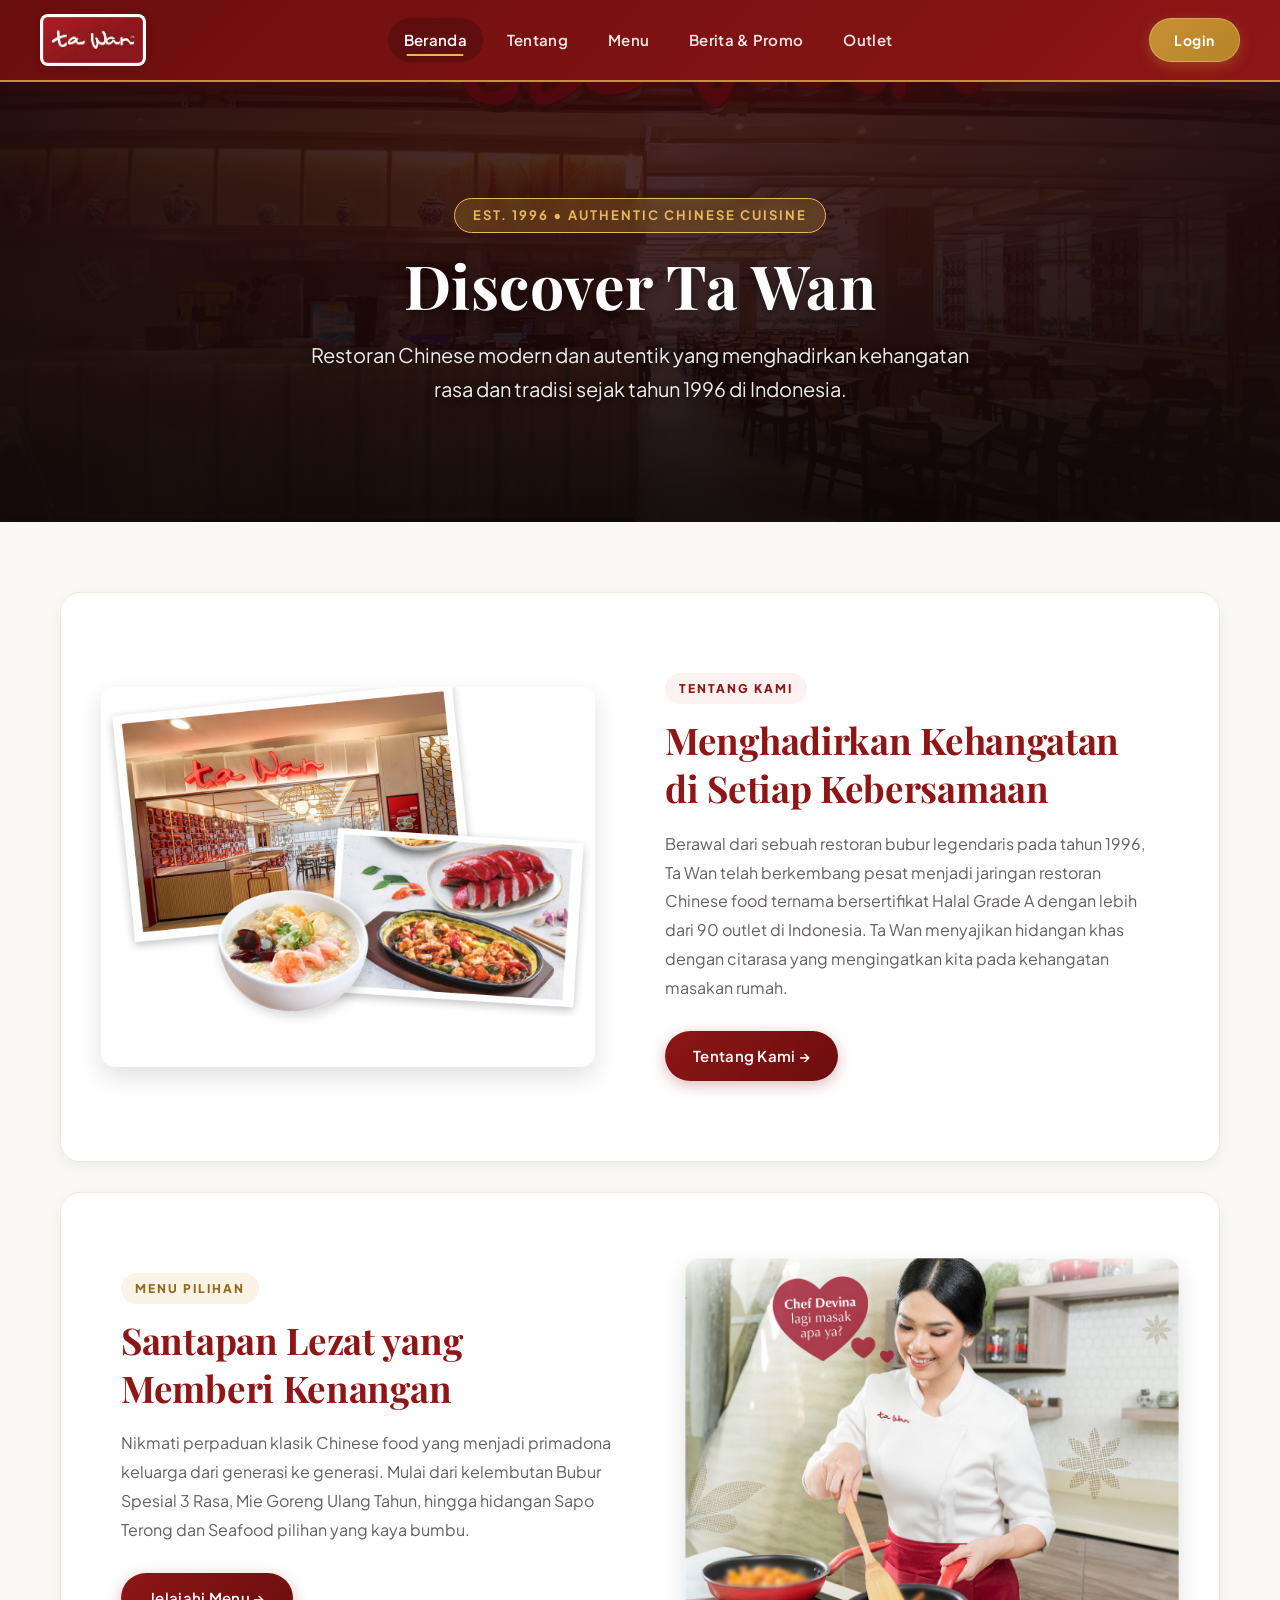
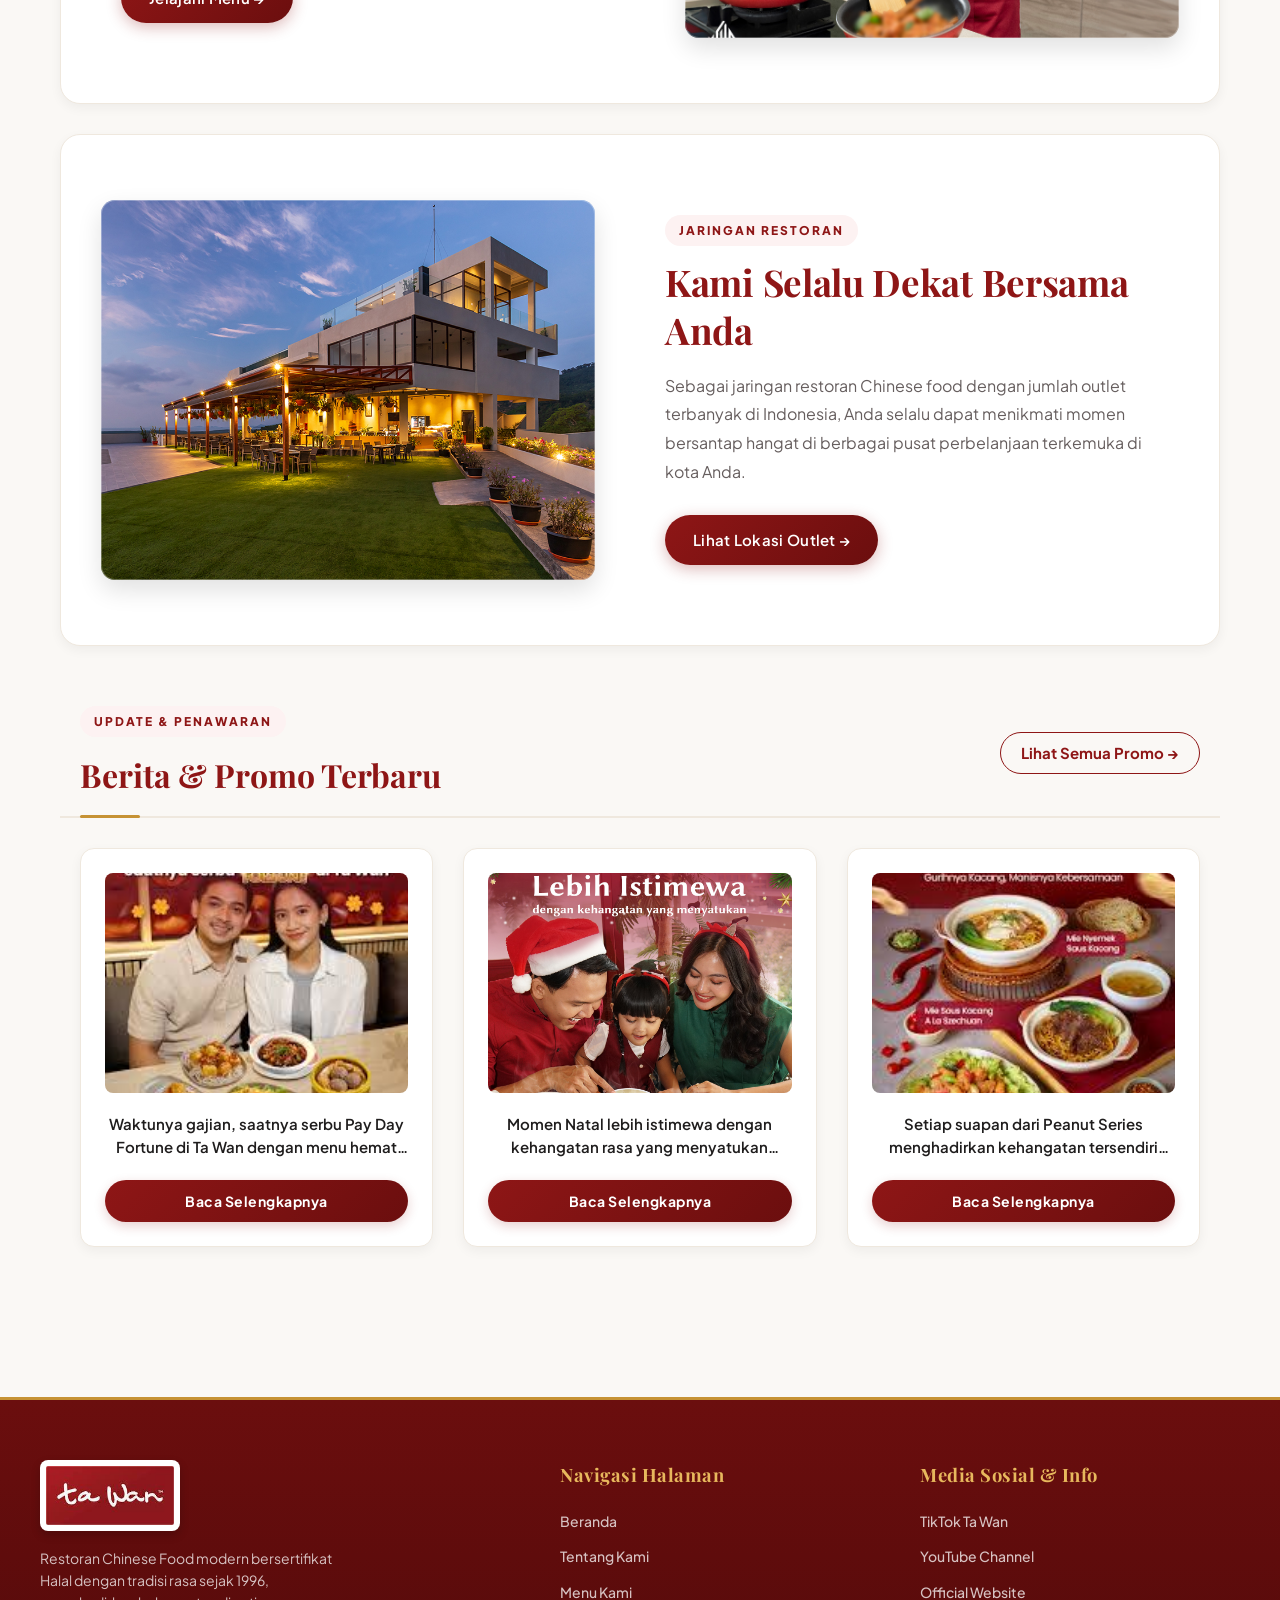
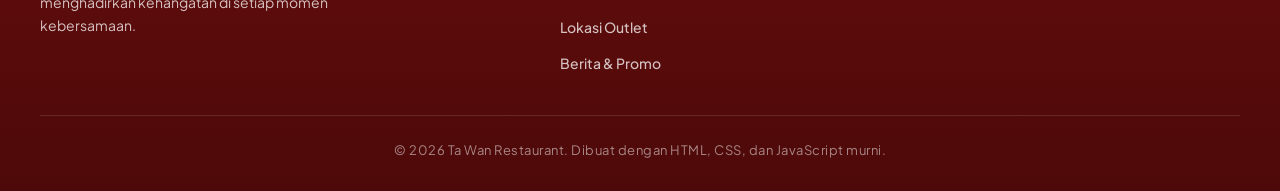
<file: index.html>
<!DOCTYPE html>
<html lang="id">
<head>
  <meta charset="UTF-8" />
  <meta name="viewport" content="width=device-width, initial-scale=1.0" />
  <title>Ta Wan Restaurant - Hangatkan Kebersamaan</title>
  <link rel="stylesheet" href="style.css" />
  <style>
    /* Styling Spesifik Halaman Home */
    header.hero-banner {
      background: linear-gradient(to top, rgba(17, 10, 10, 0.88), rgba(142, 22, 22, 0.65)), 
                  url("Gambar/image copy 10.png");
      background-size: cover;
      background-position: center;
      background-repeat: no-repeat;
      min-height: 440px;
    }
  </style>
</head>

<body>
  <!-- Navigasi -->
  <nav>
    <div class="nav-container">
      <a href="index.html" class="nav-logo-link">
        <img src="Gambar/logo.jpg" alt="Logo Ta Wan" />
      </a>
      <ul>
        <li><a href="index.html" class="active">Beranda</a></li>
        <li><a href="tentang.html">Tentang</a></li>
        <li><a href="menu.html">Menu</a></li>
        <li><a href="berita.html">Berita & Promo</a></li>
        <li><a href="lokasi.html">Outlet</a></li>
      </ul>
      <a href="sudah login/login.html" class="nav-btn">Login</a>
    </div>
  </nav>

  <!-- Hero Header -->
  <header class="hero-banner">
    <div class="hero-content">
      <div class="hero-badge">Est. 1996 • Authentic Chinese Cuisine</div>
      <h1>Discover Ta Wan</h1>
      <h3>Restoran Chinese modern dan autentik yang menghadirkan kehangatan rasa dan tradisi sejak tahun 1996 di Indonesia.</h3>
    </div>
  </header>

  <!-- Konten Utama -->
  <main class="main-content">
    <!-- Section 1: Tentang Kami -->
    <section class="section">
      <div class="img-frame">
        <img src="Gambar/tentang.jpg" alt="Suasana Restoran Ta Wan">
      </div>
      <div class="teks">
        <span class="section-tag">Tentang Kami</span>
        <h2>Menghadirkan Kehangatan di Setiap Kebersamaan</h2>
        <p>Berawal dari sebuah restoran bubur legendaris pada tahun 1996, Ta Wan telah berkembang pesat menjadi jaringan restoran Chinese food ternama bersertifikat Halal Grade A dengan lebih dari 90 outlet di Indonesia. Ta Wan menyajikan hidangan khas dengan citarasa yang mengingatkan kita pada kehangatan masakan rumah.</p>
        <a href="tentang.html">Tentang Kami &rarr;</a>
      </div>
    </section>

    <!-- Section 2: Menu Favorit -->
    <section class="section">
      <div class="img-frame">
        <img src="Gambar/image copy 12.png" alt="Sajian Menu Spesial Ta Wan">
      </div>
      <div class="teks">
        <span class="section-tag gold">Menu Pilihan</span>
        <h2>Santapan Lezat yang Memberi Kenangan</h2>
        <p>Nikmati perpaduan klasik Chinese food yang menjadi primadona keluarga dari generasi ke generasi. Mulai dari kelembutan Bubur Spesial 3 Rasa, Mie Goreng Ulang Tahun, hingga hidangan Sapo Terong dan Seafood pilihan yang kaya bumbu.</p>
        <a href="menu.html">Jelajahi Menu &rarr;</a>
      </div>
    </section>

    <!-- Section 3: Outlet & Lokasi -->
    <section class="section">
      <div class="img-frame">
        <img src="Gambar/image copy 14.png" alt="Outlet Ta Wan">
      </div>
      <div class="teks">
        <span class="section-tag">Jaringan Restoran</span>
        <h2>Kami Selalu Dekat Bersama Anda</h2>
        <p>Sebagai jaringan restoran Chinese food dengan jumlah outlet terbanyak di Indonesia, Anda selalu dapat menikmati momen bersantap hangat di berbagai pusat perbelanjaan terkemuka di kota Anda.</p>
        <a href="lokasi.html">Lihat Lokasi Outlet &rarr;</a>
      </div>
    </section>

    <!-- Section Berita & Promo -->
    <div class="b-s">
      <div>
        <span class="section-tag">Update & Penawaran</span>
        <h2>Berita & Promo Terbaru</h2>
      </div>
      <a href="berita.html">Lihat Semua Promo &rarr;</a>
    </div>

    <!-- Cards Berita -->
    <div class="box">
      <!-- Card 1 -->
      <div class="card">
        <div class="card-img-wrapper">
          <img src="Gambar/gajian.jpeg" alt="Promo Gajian Ta Wan">
        </div>
        <p class="card-desc">Waktunya gajian, saatnya serbu Pay Day Fortune di Ta Wan dengan menu hemat berdua hingga berempat!</p>
        <button type="button" onclick="openModal('popup-home-1')">Baca Selengkapnya</button>
      </div>

      <!-- Card 2 -->
      <div class="card">
        <div class="card-img-wrapper">
          <img src="Gambar/natal.png" alt="Spesial Natal Ta Wan">
        </div>
        <p class="card-desc">Momen Natal lebih istimewa dengan kehangatan rasa yang menyatukan seluruh keluarga tercinta.</p>
        <button type="button" onclick="openModal('popup-home-2')">Baca Selengkapnya</button>
      </div>

      <!-- Card 3 -->
      <div class="card">
        <div class="card-img-wrapper">
          <img src="Gambar/peanut.jpeg" alt="Peanut Series Ta Wan">
        </div>
        <p class="card-desc">Setiap suapan dari Peanut Series menghadirkan kehangatan tersendiri dengan gurihnya saus kacang istimewa.</p>
        <button type="button" onclick="openModal('popup-home-3')">Baca Selengkapnya</button>
      </div>
    </div>
  </main>

  <!-- POPUP MODALS HOME -->
  <!-- Modal 1 -->
  <div class="popup" id="popup-home-1">
    <div class="popup-content">
      <h3>Pay Day Fortune Ta Wan</h3>
      <p>Waktunya gajian, saatnya serbu Pay Day Fortune di Ta Wan! 🥳
      
Rayakan momen gajian dengan memanjakan diri sendiri dan orang-orang tersayang. Tak perlu repot, solusinya ada di Ta Wan!

Dengan memanfaatkan Promo Pay Day Fortune, gajian makin hoki, makan makin hemat. Hadir mulai dari Rp 179.000* sudah termasuk hidangan lauk utama, sayur segar, dan berbagai menu pelengkap. Porsinya pas untuk dinikmati berdua bahkan berempat.</p>
      <button class="close" type="button" onclick="closeModal('popup-home-1')">Tutup Jendela</button>
    </div>
  </div>

  <!-- Modal 2 -->
  <div class="popup" id="popup-home-2">
    <div class="popup-content">
      <h3>Kehangatan Natal di Ta Wan</h3>
      <p>Natal lebih istimewa dengan kehangatan yang menyatukan keluarga. ✨

Di setiap meja, ada cerita yang dibagi. Di setiap hidangan hangat, ada rasa yang mendekatkan. Ta Wan senantiasa siap menemani kebersamaan di hari raya yang penuh suka cita.

Selamat Hari Natal untuk seluruh Sobat Ta Wan yang merayakan!</p>
      <button class="close" type="button" onclick="closeModal('popup-home-2')">Tutup Jendela</button>
    </div>
  </div>

  <!-- Modal 3 -->
  <div class="popup" id="popup-home-3">
    <div class="popup-content">
      <h3>Spesial Peanut Series Ta Wan</h3>
      <p>Setiap suapan dari Peanut Series menghadirkan kehangatan tersendiri dengan gurihnya kacang dan manisnya kebersamaan.

Nikmati pilihan menu spesial:
🍜 Mie Goreng Nyemek Saus Kacang — kuah kental hangat berpadu mi kenyal yang lembut dan mengenyangkan.
🌶️ Mie Goreng Saus Kacang a la Szechuan — sensasi pedas menggigit dengan gurih kacang khas oriental.
🍗 Ayam Saus Kacang Oriental — potongan ayam juicy berbalut saus kacang lembut bercitarasa manis gurih.</p>
      <button class="close" type="button" onclick="closeModal('popup-home-3')">Tutup Jendela</button>
    </div>
  </div>

  <!-- Footer -->
  <footer>
    <div class="footer-container">
      <div class="footer-brand">
        <img src="Gambar/logo.jpg" alt="Logo Ta Wan">
        <p>Restoran Chinese Food modern bersertifikat Halal dengan tradisi rasa sejak 1996, menghadirkan kehangatan di setiap momen kebersamaan.</p>
      </div>

      <div class="footer-col">
        <h4>Navigasi Halaman</h4>
        <ul>
          <li><a href="index.html">Beranda</a></li>
          <li><a href="tentang.html">Tentang Kami</a></li>
          <li><a href="menu.html">Menu Kami</a></li>
          <li><a href="lokasi.html">Lokasi Outlet</a></li>
          <li><a href="berita.html">Berita & Promo</a></li>
        </ul>
      </div>

      <div class="footer-col">
        <h4>Media Sosial & Info</h4>
        <ul>
          <li><a href="https://www.tiktok.com/@tawanrestaurant.id?_r=1&_t=ZS-93fK8hDZHgv" target="_blank" rel="noopener">TikTok Ta Wan</a></li>
          <li><a href="https://youtube.com/@tawanrestaurant?si=plVAySytzFN2A_2t" target="_blank" rel="noopener">YouTube Channel</a></li>
          <li><a href="https://share.google/8XZzWOHXrTtc4MLb2" target="_blank" rel="noopener">Official Website</a></li>
        </ul>
      </div>
    </div>

    <div class="footer-bottom">
      &copy; 2026 Ta Wan Restaurant. Dibuat dengan HTML, CSS, dan JavaScript murni.
    </div>
  </footer>

  <!-- Interaktif Script Modal Popup -->
  <script>
    function openModal(id) {
      var modal = document.getElementById(id);
      if (modal) {
        modal.classList.add("show");
      }
    }

    function closeModal(id) {
      var modal = document.getElementById(id);
      if (modal) {
        modal.classList.remove("show");
      }
    }

    // Kompatibilitas fungsi bawaan openPopup dan closePopup
    function openPopup() {
      openModal("popup-home-1");
    }

    function closePopup() {
      var popups = document.querySelectorAll(".popup");
      popups.forEach(function(p) {
        p.classList.remove("show");
      });
    }

    // Tutup popup jika area latar belakang di luar konten diklik
    window.addEventListener("click", function(event) {
      if (event.target.classList.contains("popup")) {
        event.target.classList.remove("show");
      }
    });

    // Tutup dengan tombol Escape di keyboard
    window.addEventListener("keydown", function(event) {
      if (event.key === "Escape") {
        closePopup();
      }
    });
  </script>
</body>
</html>
</file>
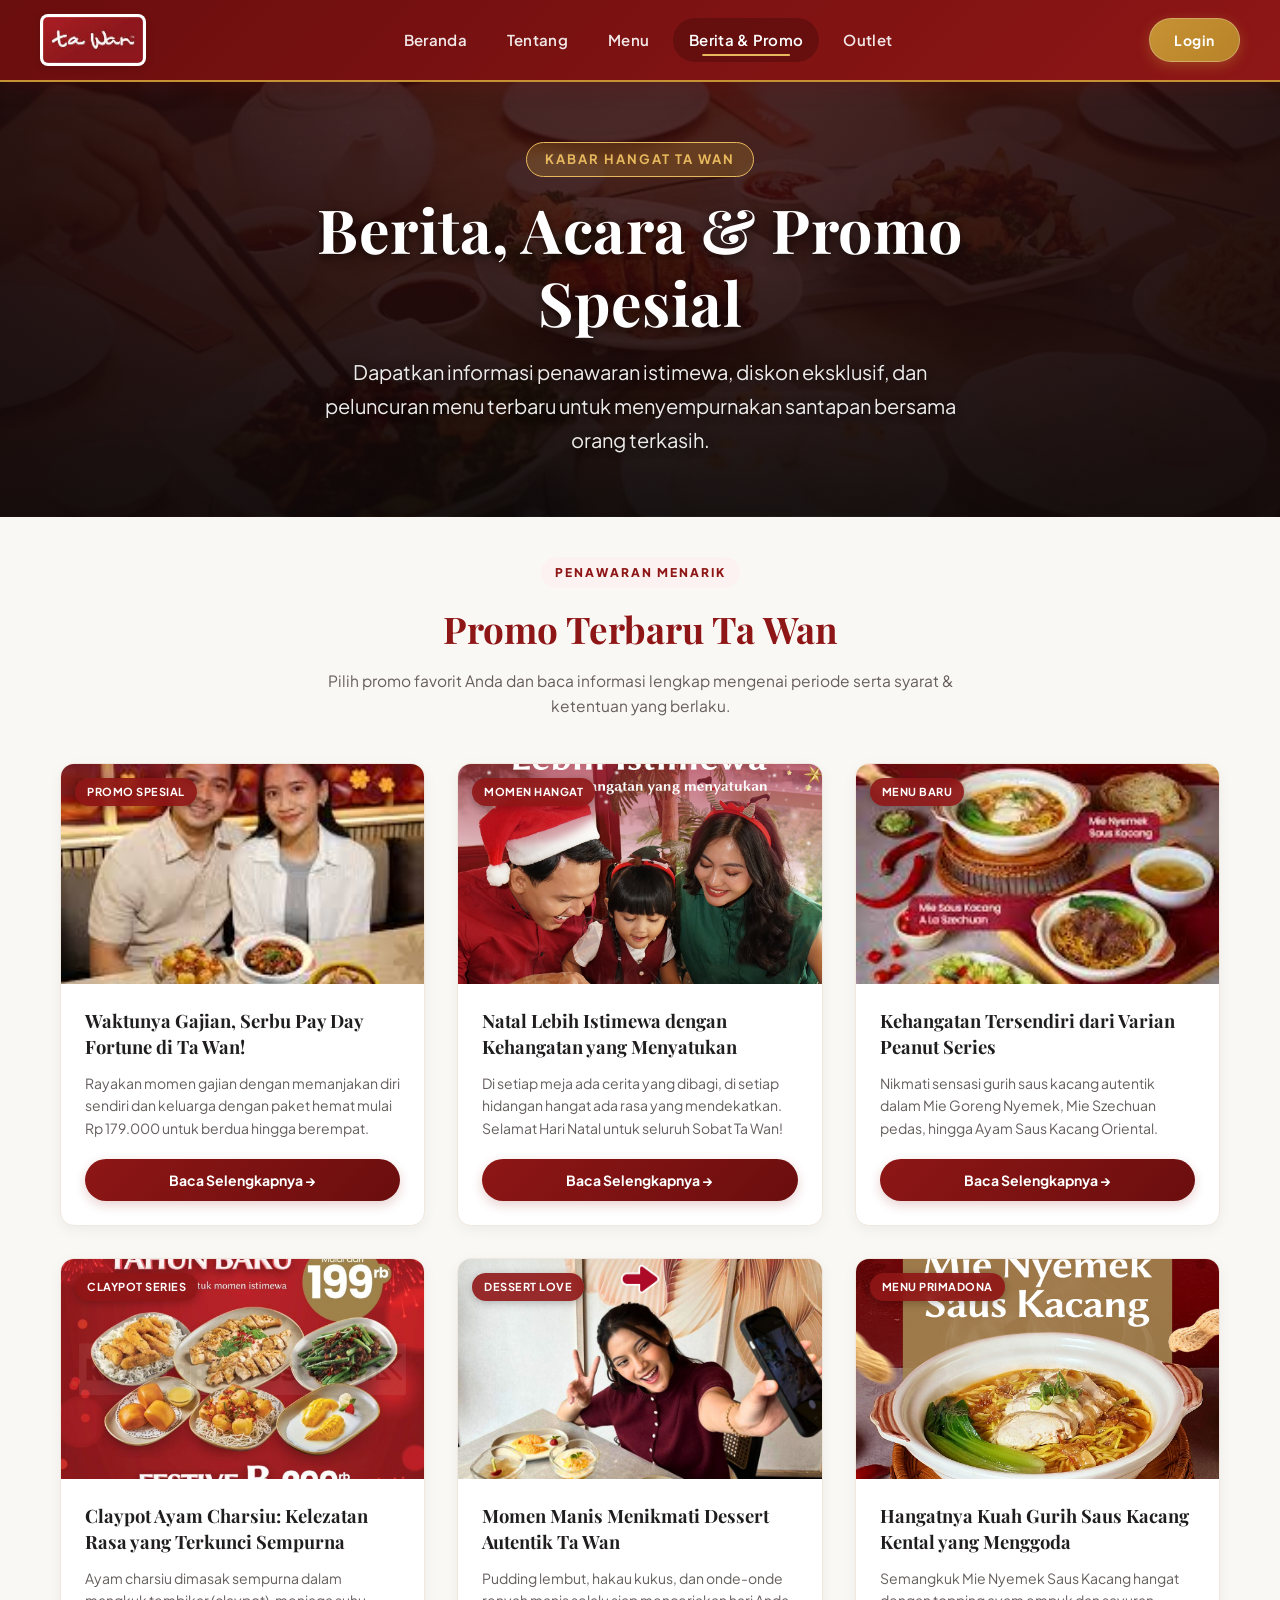
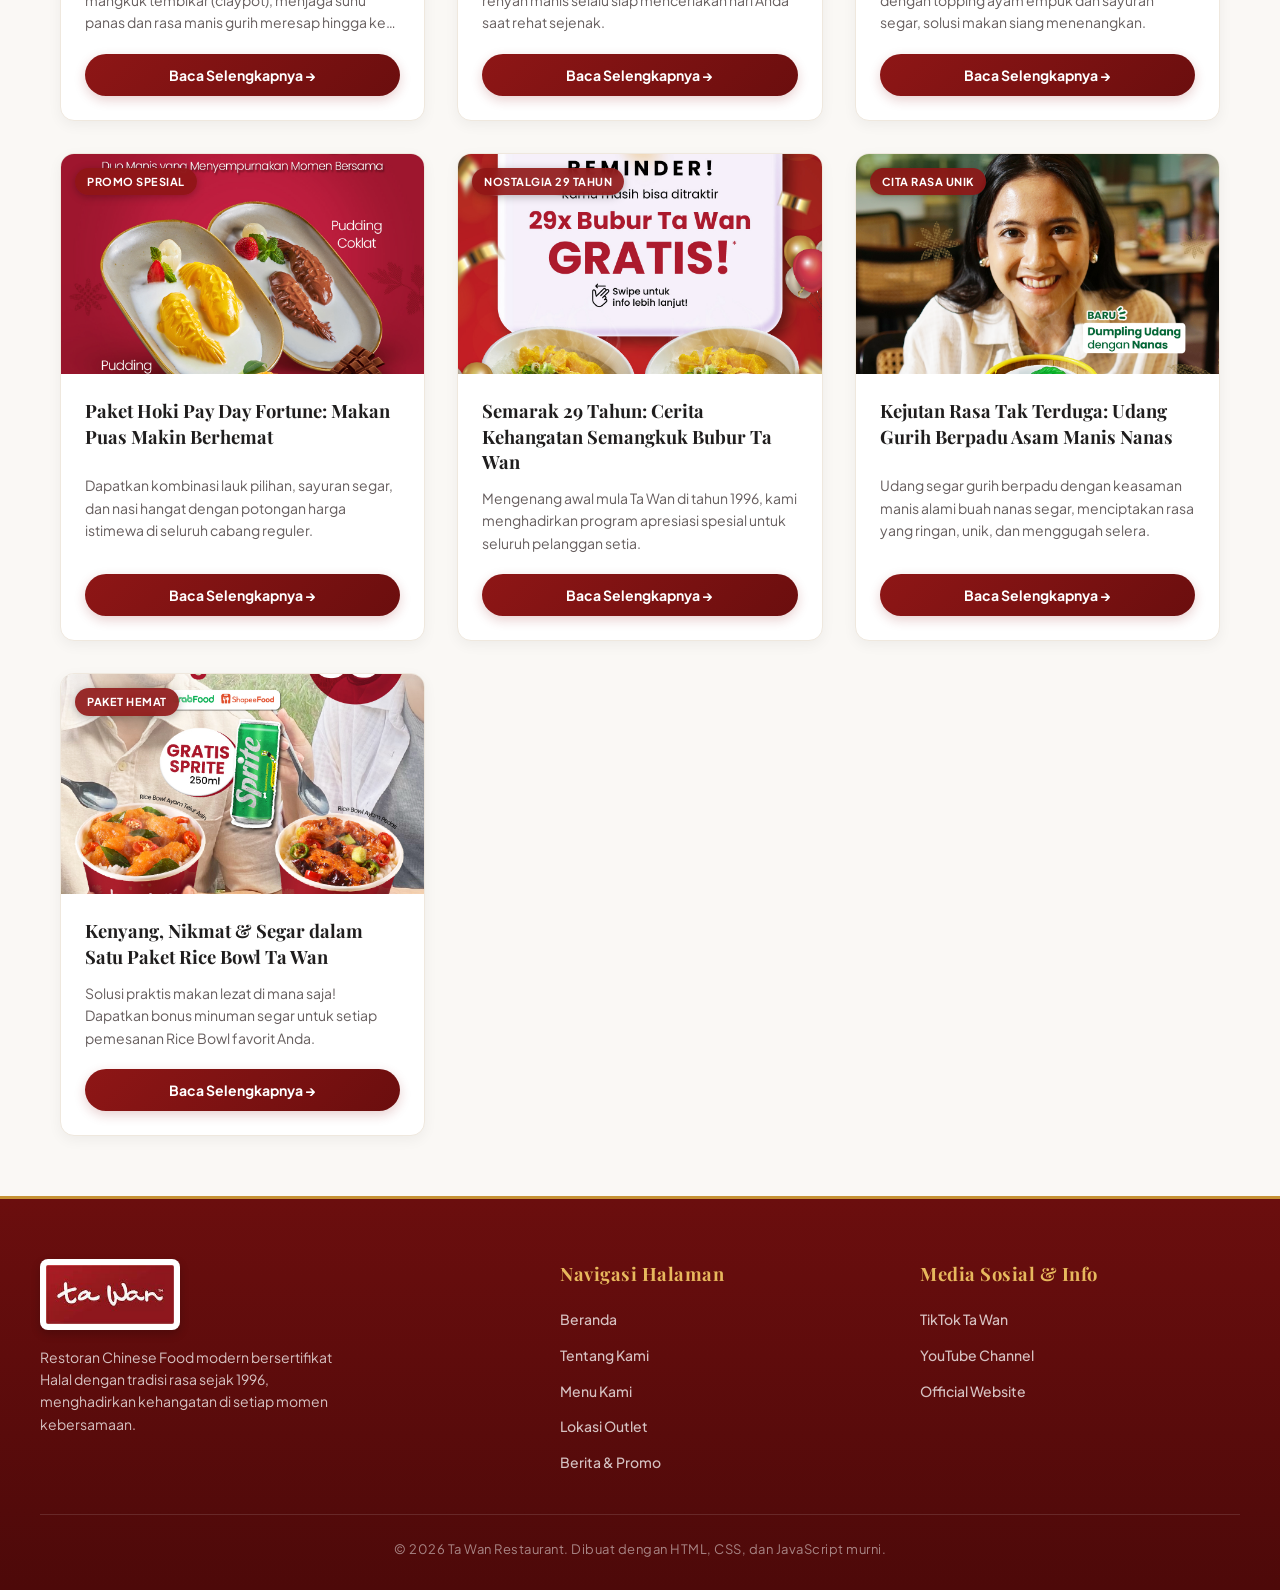
<file: berita.html>
<!DOCTYPE html>
<html lang="id">
<head>
  <meta charset="UTF-8" />
  <meta name="viewport" content="width=device-width, initial-scale=1.0" />
  <title>Berita & Promo - Ta Wan Restaurant</title>
  <link rel="stylesheet" href="style.css" />
  <link rel="stylesheet" href="css/berita.css" />
  <style>
    /* Hero Header Berita */
    header.hero-banner {
      background: linear-gradient(to top, rgba(17, 10, 10, 0.88), rgba(142, 22, 22, 0.65)), 
                  url("Gambar/image copy 11.png");
      background-size: cover;
      background-position: center;
      min-height: 380px;
    }
  </style>
</head>
<body>

  <!-- Navigasi -->
  <nav>
    <div class="nav-container">
      <a href="index.html" class="nav-logo-link">
        <img src="Gambar/logo.jpg" alt="Logo Ta Wan" />
      </a>
      <ul>
        <li><a href="index.html">Beranda</a></li>
        <li><a href="tentang.html">Tentang</a></li>
        <li><a href="menu.html">Menu</a></li>
        <li><a href="berita.html" class="active">Berita & Promo</a></li>
        <li><a href="lokasi.html">Outlet</a></li>
      </ul>
      <a href="sudah login/login.html" class="nav-btn">Login</a>
    </div>
  </nav>

  <!-- Hero Header -->
  <header class="hero-banner">
    <div class="hero-content">
      <div class="hero-badge">Kabar Hangat Ta Wan</div>
      <h1>Berita, Acara & Promo Spesial</h1>
      <h3>Dapatkan informasi penawaran istimewa, diskon eksklusif, dan peluncuran menu terbaru untuk menyempurnakan santapan bersama orang terkasih.</h3>
    </div>
  </header>

  <!-- Kontainer Berita -->
  <div class="berita-container">
    <div class="berita-header">
      <span class="section-tag">Penawaran Menarik</span>
      <h2>Promo Terbaru Ta Wan</h2>
      <p>Pilih promo favorit Anda dan baca informasi lengkap mengenai periode serta syarat & ketentuan yang berlaku.</p>
    </div>

    <div class="news-grid">
      <!-- Card 1 -->
      <article class="news-card">
        <div class="news-card-img">
          <span class="news-badge">Promo Spesial</span>
          <img src="Gambar/gajian.jpeg" alt="Pay Day Fortune">
        </div>
        <div class="news-card-body">
          <h3 class="news-card-title">Waktunya Gajian, Serbu Pay Day Fortune di Ta Wan!</h3>
          <p class="news-card-snippet">Rayakan momen gajian dengan memanjakan diri sendiri dan keluarga dengan paket hemat mulai Rp 179.000 untuk berdua hingga berempat.</p>
          <button type="button" class="news-btn" onclick="openModal('popup-news-1')">Baca Selengkapnya &rarr;</button>
        </div>
      </article>

      <!-- Card 2 -->
      <article class="news-card">
        <div class="news-card-img">
          <span class="news-badge">Momen Hangat</span>
          <img src="Gambar/natal.png" alt="Promo Natal">
        </div>
        <div class="news-card-body">
          <h3 class="news-card-title">Natal Lebih Istimewa dengan Kehangatan yang Menyatukan</h3>
          <p class="news-card-snippet">Di setiap meja ada cerita yang dibagi, di setiap hidangan hangat ada rasa yang mendekatkan. Selamat Hari Natal untuk seluruh Sobat Ta Wan!</p>
          <button type="button" class="news-btn" onclick="openModal('popup-news-2')">Baca Selengkapnya &rarr;</button>
        </div>
      </article>

      <!-- Card 3 -->
      <article class="news-card">
        <div class="news-card-img">
          <span class="news-badge">Menu Baru</span>
          <img src="Gambar/peanut.jpeg" alt="Peanut Series">
        </div>
        <div class="news-card-body">
          <h3 class="news-card-title">Kehangatan Tersendiri dari Varian Peanut Series</h3>
          <p class="news-card-snippet">Nikmati sensasi gurih saus kacang autentik dalam Mie Goreng Nyemek, Mie Szechuan pedas, hingga Ayam Saus Kacang Oriental.</p>
          <button type="button" class="news-btn" onclick="openModal('popup-news-3')">Baca Selengkapnya &rarr;</button>
        </div>
      </article>

      <!-- Card 4 -->
      <article class="news-card">
        <div class="news-card-img">
          <span class="news-badge">Claypot Series</span>
          <img src="Gambar/promo_tahun_baru.jpg" alt="Ayam Charsiu Claypot">
        </div>
        <div class="news-card-body">
          <h3 class="news-card-title">Claypot Ayam Charsiu: Kelezatan Rasa yang Terkunci Sempurna</h3>
          <p class="news-card-snippet">Ayam charsiu dimasak sempurna dalam mangkuk tembikar (claypot), menjaga suhu panas dan rasa manis gurih meresap hingga ke serat terdalam.</p>
          <button type="button" class="news-btn" onclick="openModal('popup-news-4')">Baca Selengkapnya &rarr;</button>
        </div>
      </article>

      <!-- Card 5 -->
      <article class="news-card">
        <div class="news-card-img">
          <span class="news-badge">Dessert Love</span>
          <img src="Gambar/image copy 2.png" alt="Dessert Manis">
        </div>
        <div class="news-card-body">
          <h3 class="news-card-title">Momen Manis Menikmati Dessert Autentik Ta Wan</h3>
          <p class="news-card-snippet">Pudding lembut, hakau kukus, dan onde-onde renyah manis selalu siap menceriakan hari Anda saat rehat sejenak.</p>
          <button type="button" class="news-btn" onclick="openModal('popup-news-5')">Baca Selengkapnya &rarr;</button>
        </div>
      </article>

      <!-- Card 6 -->
      <article class="news-card">
        <div class="news-card-img">
          <span class="news-badge">Menu Primadona</span>
          <img src="Gambar/image copy.png" alt="Mie Nyemek Kacang">
        </div>
        <div class="news-card-body">
          <h3 class="news-card-title">Hangatnya Kuah Gurih Saus Kacang Kental yang Menggoda</h3>
          <p class="news-card-snippet">Semangkuk Mie Nyemek Saus Kacang hangat dengan topping ayam empuk dan sayuran segar, solusi makan siang menenangkan.</p>
          <button type="button" class="news-btn" onclick="openModal('popup-news-6')">Baca Selengkapnya &rarr;</button>
        </div>
      </article>

      <!-- Card 7 -->
      <article class="news-card">
        <div class="news-card-img">
          <span class="news-badge">Promo Spesial</span>
          <img src="Gambar/image copy 3.png" alt="Pay Day Hoki">
        </div>
        <div class="news-card-body">
          <h3 class="news-card-title">Paket Hoki Pay Day Fortune: Makan Puas Makin Berhemat</h3>
          <p class="news-card-snippet">Dapatkan kombinasi lauk pilihan, sayuran segar, dan nasi hangat dengan potongan harga istimewa di seluruh cabang reguler.</p>
          <button type="button" class="news-btn" onclick="openModal('popup-news-7')">Baca Selengkapnya &rarr;</button>
        </div>
      </article>

      <!-- Card 8 -->
      <article class="news-card">
        <div class="news-card-img">
          <span class="news-badge">Nostalgia 29 Tahun</span>
          <img src="Gambar/image copy 7.png" alt="Bubur Ta Wan">
        </div>
        <div class="news-card-body">
          <h3 class="news-card-title">Semarak 29 Tahun: Cerita Kehangatan Semangkuk Bubur Ta Wan</h3>
          <p class="news-card-snippet">Mengenang awal mula Ta Wan di tahun 1996, kami menghadirkan program apresiasi spesial untuk seluruh pelanggan setia.</p>
          <button type="button" class="news-btn" onclick="openModal('popup-news-8')">Baca Selengkapnya &rarr;</button>
        </div>
      </article>

      <!-- Card 9 -->
      <article class="news-card">
        <div class="news-card-img">
          <span class="news-badge">Cita Rasa Unik</span>
          <img src="Gambar/image copy 8.png" alt="Udang Nanas Gurih">
        </div>
        <div class="news-card-body">
          <h3 class="news-card-title">Kejutan Rasa Tak Terduga: Udang Gurih Berpadu Asam Manis Nanas</h3>
          <p class="news-card-snippet">Udang segar gurih berpadu dengan keasaman manis alami buah nanas segar, menciptakan rasa yang ringan, unik, dan menggugah selera.</p>
          <button type="button" class="news-btn" onclick="openModal('popup-news-9')">Baca Selengkapnya &rarr;</button>
        </div>
      </article>

      <!-- Card 10 -->
      <article class="news-card">
        <div class="news-card-img">
          <span class="news-badge">Paket Hemat</span>
          <img src="Gambar/image copy 9.png" alt="Rice Bowl Ta Wan">
        </div>
        <div class="news-card-body">
          <h3 class="news-card-title">Kenyang, Nikmat & Segar dalam Satu Paket Rice Bowl Ta Wan</h3>
          <p class="news-card-snippet">Solusi praktis makan lezat di mana saja! Dapatkan bonus minuman segar untuk setiap pemesanan Rice Bowl favorit Anda.</p>
          <button type="button" class="news-btn" onclick="openModal('popup-news-10')">Baca Selengkapnya &rarr;</button>
        </div>
      </article>
    </div>
  </div>

  <!-- DAFTAR POPUP MODALS LENGKAP & SPESIFIK -->
  <!-- Modal 1 -->
  <div class="popup" id="popup-news-1">
    <div class="popup-content">
      <h3>Waktunya Gajian: Pay Day Fortune Ta Wan 🥳</h3>
      <p>Rayakan momen gajian dengan memanjakan diri sendiri dan orang-orang tersayang! Tak perlu bingung mencari tempat makan yang cocok untuk semua orang, Ta Wan hadir sebagai pilihan sempurna.

Dengan memanfaatkan Promo Pay Day Fortune, gajian makin hoki, makan makin hemat. Paket spesial ini hadir mulai dari Rp 179.000* sudah mencakup sajian lauk favorit, hidangan sayur segar, dan berbagai menu pelengkap. Porsinya pas dinikmati berdua bahkan berempat!</p>
      <button class="close" type="button" onclick="closeModal('popup-news-1')">Tutup Jendela</button>
    </div>
  </div>

  <!-- Modal 2 -->
  <div class="popup" id="popup-news-2">
    <div class="popup-content">
      <h3>Kehangatan Natal yang Menyatukan ✨</h3>
      <p>Natal terasa jauh lebih istimewa ketika ditemani kehangatan keluarga. Di setiap meja Ta Wan, selalu ada cerita tulus yang dibagi dan tawa yang menghangatkan suasana.

Di setiap hidangan panas yang tersaji, ada rasa cinta dan dedikasi koki kami untuk mendekatkan yang jauh dan mempererat yang dekat. Selamat Hari Natal untuk seluruh Sobat Ta Wan yang merayakannya!</p>
      <button class="close" type="button" onclick="closeModal('popup-news-2')">Tutup Jendela</button>
    </div>
  </div>

  <!-- Modal 3 -->
  <div class="popup" id="popup-news-3">
    <div class="popup-content">
      <h3>Spesial Peanut Series: Hangat & Gurih</h3>
      <p>Setiap suapan dari Peanut Series menghadirkan kehangatan tersendiri dengan gurihnya saus kacang pilihan dan manisnya kebersamaan.

Nikmati pilihan menu spesial kami:
🍜 Mie Goreng Nyemek Saus Kacang — kuah kacang kental hangat berpadu mi kenyal lembut nan mengenyangkan.
🌶️ Mie Goreng Saus Kacang a la Szechuan — sensasi pedas khas yang menggigit berpadu aroma kacang gurih.
🍗 Ayam Saus Kacang Oriental — potongan ayam juicy berlumur saus kacang lembut manis gurih.</p>
      <button class="close" type="button" onclick="closeModal('popup-news-3')">Tutup Jendela</button>
    </div>
  </div>

  <!-- Modal 4 -->
  <div class="popup" id="popup-news-4">
    <div class="popup-content">
      <h3>Claypot Ayam Charsiu Hangat Menggoda</h3>
      <p>Daging ayam charsiu dimasak dengan kematangan sempurna, lalu disatukan dalam mangkuk claypot yang menjaga panas dan rasa tetap terkunci rapat.

Saus merah karamelnya melekat halus, menghasilkan rasa manis gurih yang seimbang dengan jamur serta sayuran segar. Bukan sekadar lezat, hidangan ini menenangkan dan sempurna untuk momen bersantap di tempat (dine-in) di outlet pilihan Ta Wan.</p>
      <button class="close" type="button" onclick="closeModal('popup-news-4')">Tutup Jendela</button>
    </div>
  </div>

  <!-- Modal 5 -->
  <div class="popup" id="popup-news-5">
    <div class="popup-content">
      <h3>Manisnya Momen Dessert di Ta Wan</h3>
      <p>Saat kamu menyantap dessert khas Ta Wan dan merasakan kelembutan serta kesegarannya yang luar biasa, jangan ragu untuk berbagi kebahagiaan tersebut kepada rekan dan keluarga!

Tersedia aneka ragam pilihan puding sutra rasa almond, mangga, hingga cokelat kaya rasa yang disajikan dingin untuk menyegarkan kembali harimu.</p>
      <button class="close" type="button" onclick="closeModal('popup-news-5')">Tutup Jendela</button>
    </div>
  </div>

  <!-- Modal 6 -->
  <div class="popup" id="popup-news-6">
    <div class="popup-content">
      <h3>Gurih Lembut Mie Nyemek Saus Kacang</h3>
      <p>Hangatnya kuah berpadu dengan gurih kentalnya saus kacang khas racikan Ta Wan—menghadirkan kelezatan yang menenangkan di setiap suapan.

Topping suwiran ayam yang empuk serta potongan sayur segar menciptakan kombinasi rasa yang pas di lidah. Tersedia untuk makan di tempat maupun pesan bawa pulang (take-away) di outlet Ta Wan terdekat!</p>
      <button class="close" type="button" onclick="closeModal('popup-news-6')">Tutup Jendela</button>
    </div>
  </div>

  <!-- Modal 7 -->
  <div class="popup" id="popup-news-7">
    <div class="popup-content">
      <h3>Paket Hemat Pay Day Fortune</h3>
      <p>Kembali hadir paket favorit Sobat Ta Wan! Saat dompet baru terisi sehabis gajian, rayakan dengan hidangan bergizi dan mengenyangkan.

Dapatkan paket lengkap dengan porsi dermawan khas mangkuk besar Ta Wan. Jangan lupa ajak sahabat, pasangan, dan keluarga untuk menikmati promo ini bersama-sama!</p>
      <button class="close" type="button" onclick="closeModal('popup-news-7')">Tutup Jendela</button>
    </div>
  </div>

  <!-- Modal 8 -->
  <div class="popup" id="popup-news-8">
    <div class="popup-content">
      <h3>Nostalgia 29 Tahun Kebersamaan Ta Wan</h3>
      <p>Dimulai dari kehangatan seporsi bubur hangat di tahun 1996, Ta Wan kini telah melayani jutaan momen kebersamaan masyarakat Indonesia di lebih dari 90 gerai.

Ikuti program nostalgia kebersamaan kami di media sosial @tawanrestaurant dan raih kesempatan mendapatkan berbagai voucher makan gratis serta traktiran hidangan spesial!</p>
      <button class="close" type="button" onclick="closeModal('popup-news-8')">Tutup Jendela</button>
    </div>
  </div>

  <!-- Modal 9 -->
  <div class="popup" id="popup-news-9">
    <div class="popup-content">
      <h3>Kejutan Rasa Udang & Nanas Asam Manis</h3>
      <p>Ada kalanya rasa terbaik hadir dari perpaduan yang tak biasa. Udang segar pilihan yang gurih renyah dipadukan bersama potongan nanas matang yang manis dan sedikit asam.

Menciptakan sensasi rasa berbeda di lidah—ringan, menyegarkan, dan menggugah selera makan. Sajian yang sangat pas untuk menghangatkan momen santap siang Anda hari ini.</p>
      <button class="close" type="button" onclick="closeModal('popup-news-9')">Tutup Jendela</button>
    </div>
  </div>

  <!-- Modal 10 -->
  <div class="popup" id="popup-news-10">
    <div class="popup-content">
      <h3>Paket Rice Bowl Praktis & Segar 🥰</h3>
      <p>Solusi praktis dan cepat untuk menikmati kelezatan otentik Ta Wan di mana saja!

Setiap pemesanan varian Rice Bowl Ta Wan favorit Anda via layanan pesan antar daring, nikmati kesegaran minuman dingin pendamping secara gratis. Hemat, lezat, dan mengenyangkan!</p>
      <button class="close" type="button" onclick="closeModal('popup-news-10')">Tutup Jendela</button>
    </div>
  </div>

  <!-- Footer -->
  <footer>
    <div class="footer-container">
      <div class="footer-brand">
        <img src="Gambar/logo.jpg" alt="Logo Ta Wan">
        <p>Restoran Chinese Food modern bersertifikat Halal dengan tradisi rasa sejak 1996, menghadirkan kehangatan di setiap momen kebersamaan.</p>
      </div>

      <div class="footer-col">
        <h4>Navigasi Halaman</h4>
        <ul>
          <li><a href="index.html">Beranda</a></li>
          <li><a href="tentang.html">Tentang Kami</a></li>
          <li><a href="menu.html">Menu Kami</a></li>
          <li><a href="lokasi.html">Lokasi Outlet</a></li>
          <li><a href="berita.html">Berita & Promo</a></li>
        </ul>
      </div>

      <div class="footer-col">
        <h4>Media Sosial & Info</h4>
        <ul>
          <li><a href="https://www.tiktok.com/@tawanrestaurant.id?_r=1&_t=ZS-93fK8hDZHgv" target="_blank" rel="noopener">TikTok Ta Wan</a></li>
          <li><a href="https://youtube.com/@tawanrestaurant?si=plVAySytzFN2A_2t" target="_blank" rel="noopener">YouTube Channel</a></li>
          <li><a href="https://share.google/8XZzWOHXrTtc4MLb2" target="_blank" rel="noopener">Official Website</a></li>
        </ul>
      </div>
    </div>

    <div class="footer-bottom">
      &copy; 2026 Ta Wan Restaurant. Dibuat dengan HTML, CSS, dan JavaScript murni.
    </div>
  </footer>

  <!-- Interaktif Modal Script -->
  <script>
    function openModal(id) {
      var modal = document.getElementById(id);
      if (modal) {
        modal.classList.add("show");
      }
    }

    function closeModal(id) {
      var modal = document.getElementById(id);
      if (modal) {
        modal.classList.remove("show");
      }
    }

    // Kompatibilitas fungsi bawaan openPopup dan closePopup
    function openPopup() {
      openModal("popup-news-1");
    }

    function closePopup() {
      var popups = document.querySelectorAll(".popup");
      popups.forEach(function(p) {
        p.classList.remove("show");
      });
    }

    // Tutup popup jika area latar belakang di luar konten diklik
    window.addEventListener("click", function(event) {
      if (event.target.classList.contains("popup")) {
        event.target.classList.remove("show");
      }
    });

    // Tutup dengan tombol Escape di keyboard
    window.addEventListener("keydown", function(event) {
      if (event.key === "Escape") {
        closePopup();
      }
    });
  </script>
</body>
</html>
</file>
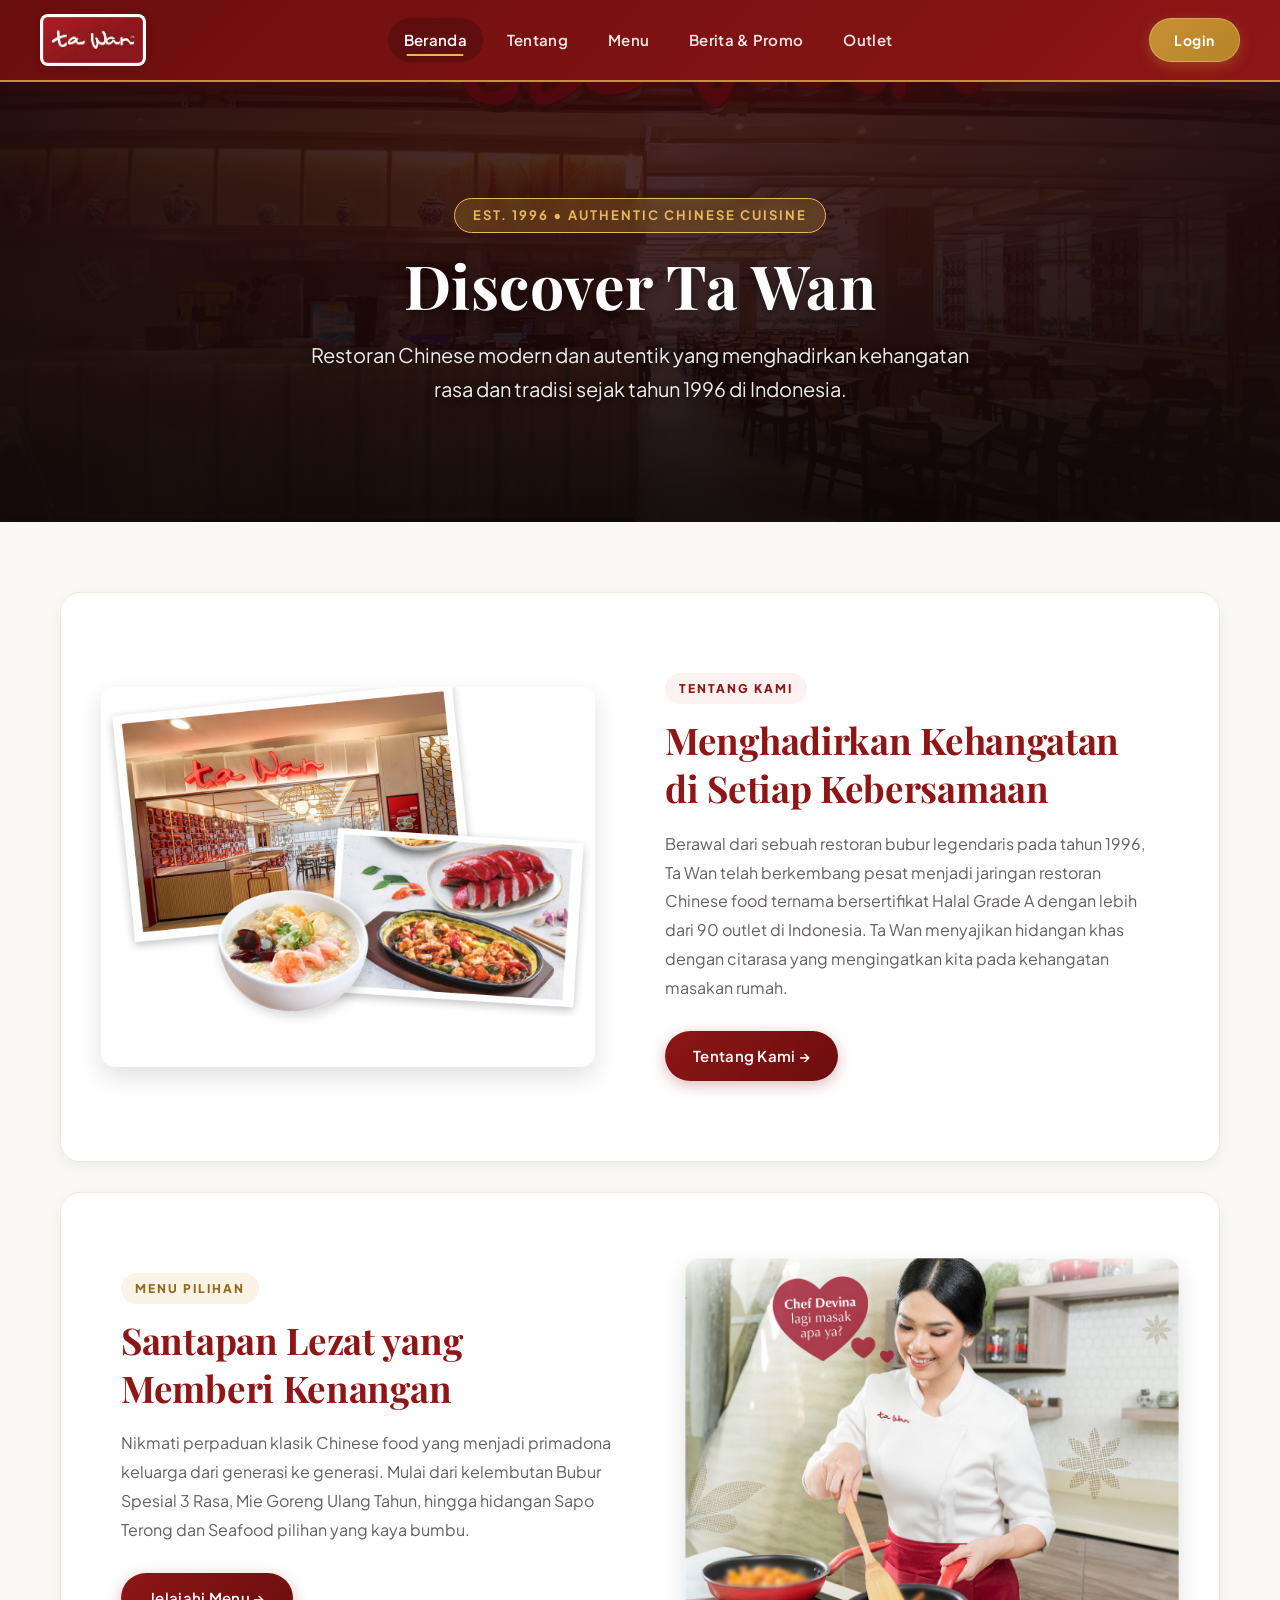
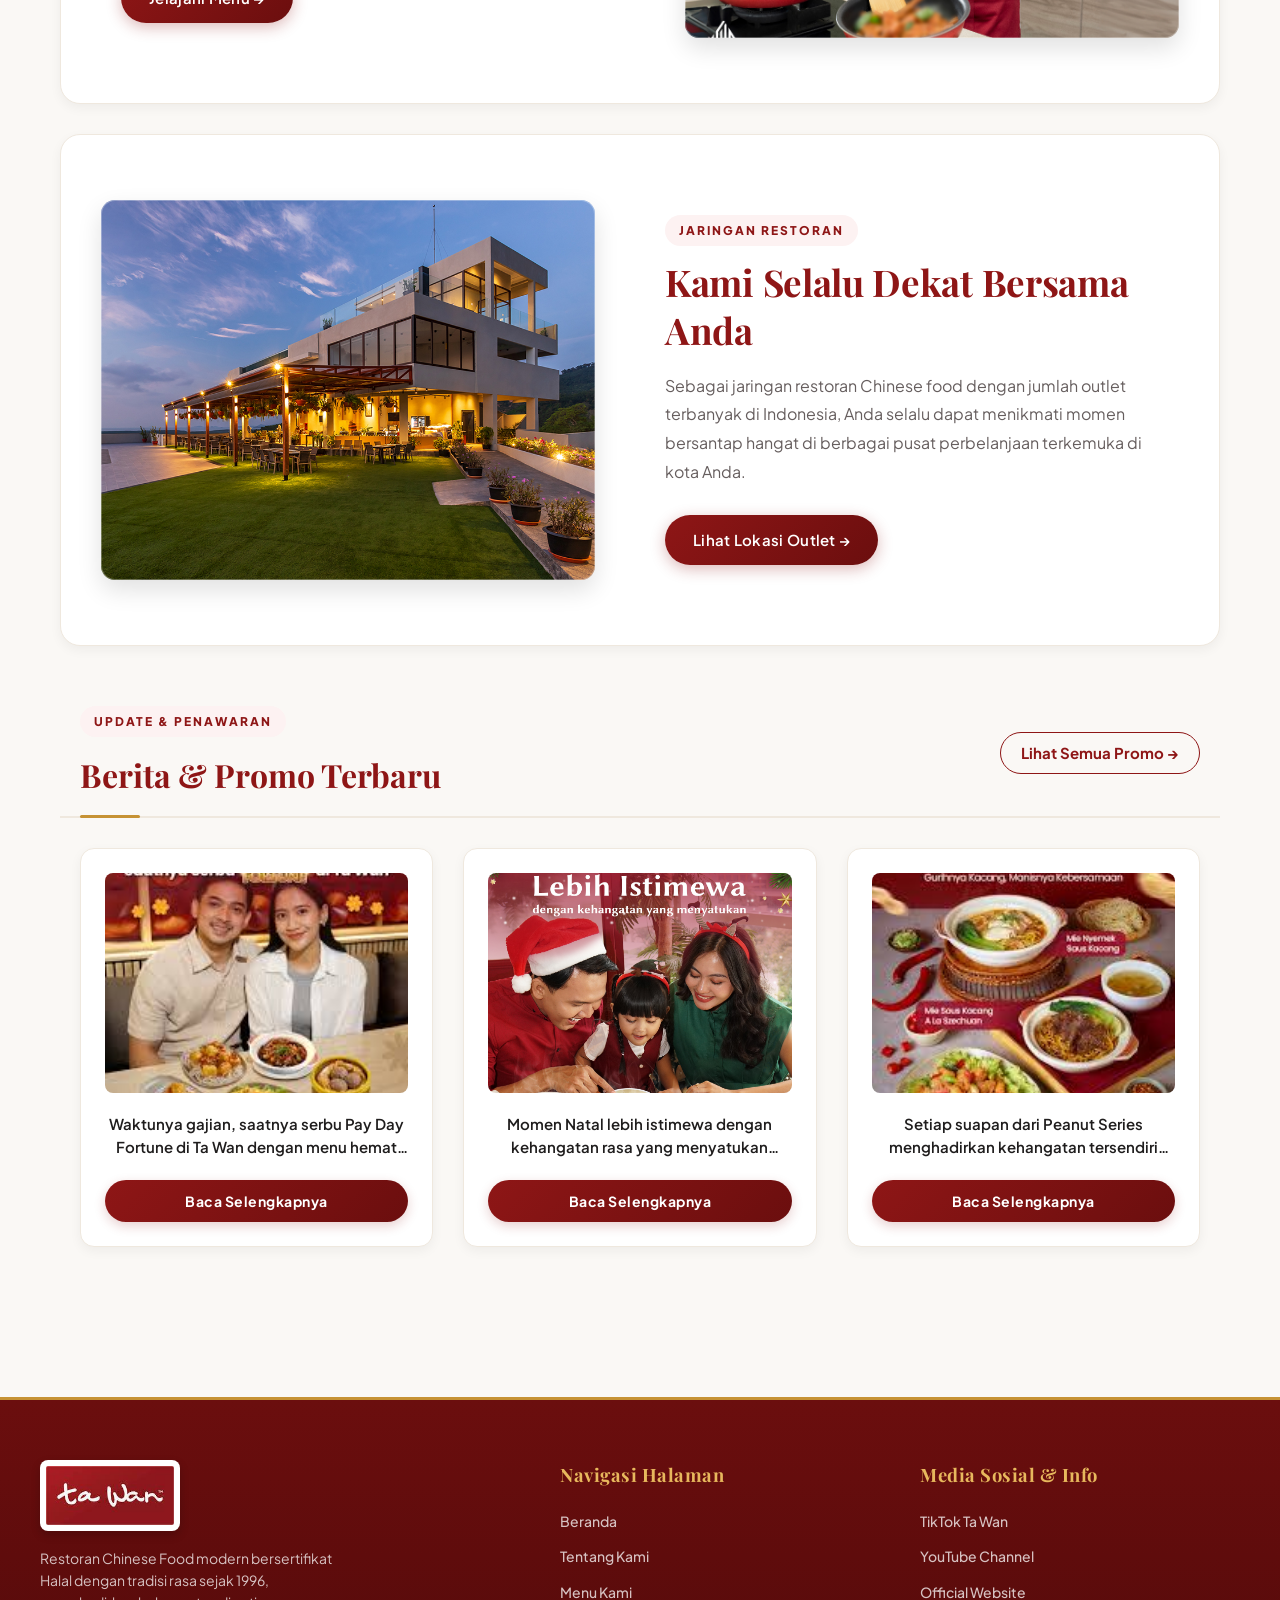
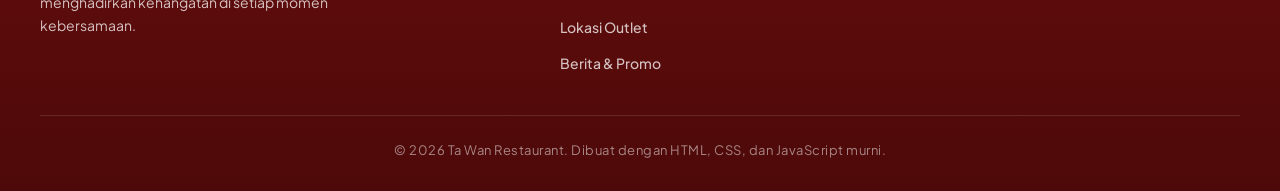
<file: home.html>
<!DOCTYPE html>
<html lang="id">
<head>
  <meta charset="UTF-8" />
  <meta name="viewport" content="width=device-width, initial-scale=1.0" />
  <title>Ta Wan Restaurant - Hangatkan Kebersamaan</title>
  <link rel="stylesheet" href="style.css" />
  <style>
    /* Styling Spesifik Halaman Home */
    header.hero-banner {
      background: linear-gradient(to top, rgba(17, 10, 10, 0.88), rgba(142, 22, 22, 0.65)), 
                  url("Gambar/image copy 10.png");
      background-size: cover;
      background-position: center;
      background-repeat: no-repeat;
      min-height: 440px;
    }
  </style>
</head>

<body>
  <!-- Navigasi -->
  <nav>
    <div class="nav-container">
      <a href="home.html" class="nav-logo-link">
        <img src="Gambar/logo.jpg" alt="Logo Ta Wan" />
      </a>
      <ul>
        <li><a href="home.html" class="active">Beranda</a></li>
        <li><a href="tentang.html">Tentang</a></li>
        <li><a href="menu.html">Menu</a></li>
        <li><a href="berita.html">Berita & Promo</a></li>
        <li><a href="lokasi.html">Outlet</a></li>
      </ul>
      <a href="sudah login/login.html" class="nav-btn">Login</a>
    </div>
  </nav>

  <!-- Hero Header -->
  <header class="hero-banner">
    <div class="hero-content">
      <div class="hero-badge">Est. 1996 • Authentic Chinese Cuisine</div>
      <h1>Discover Ta Wan</h1>
      <h3>Restoran Chinese modern dan autentik yang menghadirkan kehangatan rasa dan tradisi sejak tahun 1996 di Indonesia.</h3>
    </div>
  </header>

  <!-- Konten Utama -->
  <main class="main-content">
    <!-- Section 1: Tentang Kami -->
    <section class="section">
      <div class="img-frame">
        <img src="Gambar/tentang.jpg" alt="Suasana Restoran Ta Wan">
      </div>
      <div class="teks">
        <span class="section-tag">Tentang Kami</span>
        <h2>Menghadirkan Kehangatan di Setiap Kebersamaan</h2>
        <p>Berawal dari sebuah restoran bubur legendaris pada tahun 1996, Ta Wan telah berkembang pesat menjadi jaringan restoran Chinese food ternama bersertifikat Halal Grade A dengan lebih dari 90 outlet di Indonesia. Ta Wan menyajikan hidangan khas dengan citarasa yang mengingatkan kita pada kehangatan masakan rumah.</p>
        <a href="tentang.html">Tentang Kami &rarr;</a>
      </div>
    </section>

    <!-- Section 2: Menu Favorit -->
    <section class="section">
      <div class="img-frame">
        <img src="Gambar/image copy 12.png" alt="Sajian Menu Spesial Ta Wan">
      </div>
      <div class="teks">
        <span class="section-tag gold">Menu Pilihan</span>
        <h2>Santapan Lezat yang Memberi Kenangan</h2>
        <p>Nikmati perpaduan klasik Chinese food yang menjadi primadona keluarga dari generasi ke generasi. Mulai dari kelembutan Bubur Spesial 3 Rasa, Mie Goreng Ulang Tahun, hingga hidangan Sapo Terong dan Seafood pilihan yang kaya bumbu.</p>
        <a href="menu.html">Jelajahi Menu &rarr;</a>
      </div>
    </section>

    <!-- Section 3: Outlet & Lokasi -->
    <section class="section">
      <div class="img-frame">
        <img src="Gambar/image copy 14.png" alt="Outlet Ta Wan">
      </div>
      <div class="teks">
        <span class="section-tag">Jaringan Restoran</span>
        <h2>Kami Selalu Dekat Bersama Anda</h2>
        <p>Sebagai jaringan restoran Chinese food dengan jumlah outlet terbanyak di Indonesia, Anda selalu dapat menikmati momen bersantap hangat di berbagai pusat perbelanjaan terkemuka di kota Anda.</p>
        <a href="lokasi.html">Lihat Lokasi Outlet &rarr;</a>
      </div>
    </section>

    <!-- Section Berita & Promo -->
    <div class="b-s">
      <div>
        <span class="section-tag">Update & Penawaran</span>
        <h2>Berita & Promo Terbaru</h2>
      </div>
      <a href="berita.html">Lihat Semua Promo &rarr;</a>
    </div>

    <!-- Cards Berita -->
    <div class="box">
      <!-- Card 1 -->
      <div class="card">
        <div class="card-img-wrapper">
          <img src="Gambar/gajian.jpeg" alt="Promo Gajian Ta Wan">
        </div>
        <p class="card-desc">Waktunya gajian, saatnya serbu Pay Day Fortune di Ta Wan dengan menu hemat berdua hingga berempat!</p>
        <button type="button" onclick="openModal('popup-home-1')">Baca Selengkapnya</button>
      </div>

      <!-- Card 2 -->
      <div class="card">
        <div class="card-img-wrapper">
          <img src="Gambar/natal.png" alt="Spesial Natal Ta Wan">
        </div>
        <p class="card-desc">Momen Natal lebih istimewa dengan kehangatan rasa yang menyatukan seluruh keluarga tercinta.</p>
        <button type="button" onclick="openModal('popup-home-2')">Baca Selengkapnya</button>
      </div>

      <!-- Card 3 -->
      <div class="card">
        <div class="card-img-wrapper">
          <img src="Gambar/peanut.jpeg" alt="Peanut Series Ta Wan">
        </div>
        <p class="card-desc">Setiap suapan dari Peanut Series menghadirkan kehangatan tersendiri dengan gurihnya saus kacang istimewa.</p>
        <button type="button" onclick="openModal('popup-home-3')">Baca Selengkapnya</button>
      </div>
    </div>
  </main>

  <!-- POPUP MODALS HOME -->
  <!-- Modal 1 -->
  <div class="popup" id="popup-home-1">
    <div class="popup-content">
      <h3>Pay Day Fortune Ta Wan</h3>
      <p>Waktunya gajian, saatnya serbu Pay Day Fortune di Ta Wan! 🥳
      
Rayakan momen gajian dengan memanjakan diri sendiri dan orang-orang tersayang. Tak perlu repot, solusinya ada di Ta Wan!

Dengan memanfaatkan Promo Pay Day Fortune, gajian makin hoki, makan makin hemat. Hadir mulai dari Rp 179.000* sudah termasuk hidangan lauk utama, sayur segar, dan berbagai menu pelengkap. Porsinya pas untuk dinikmati berdua bahkan berempat.</p>
      <button class="close" type="button" onclick="closeModal('popup-home-1')">Tutup Jendela</button>
    </div>
  </div>

  <!-- Modal 2 -->
  <div class="popup" id="popup-home-2">
    <div class="popup-content">
      <h3>Kehangatan Natal di Ta Wan</h3>
      <p>Natal lebih istimewa dengan kehangatan yang menyatukan keluarga. ✨

Di setiap meja, ada cerita yang dibagi. Di setiap hidangan hangat, ada rasa yang mendekatkan. Ta Wan senantiasa siap menemani kebersamaan di hari raya yang penuh suka cita.

Selamat Hari Natal untuk seluruh Sobat Ta Wan yang merayakan!</p>
      <button class="close" type="button" onclick="closeModal('popup-home-2')">Tutup Jendela</button>
    </div>
  </div>

  <!-- Modal 3 -->
  <div class="popup" id="popup-home-3">
    <div class="popup-content">
      <h3>Spesial Peanut Series Ta Wan</h3>
      <p>Setiap suapan dari Peanut Series menghadirkan kehangatan tersendiri dengan gurihnya kacang dan manisnya kebersamaan.

Nikmati pilihan menu spesial:
🍜 Mie Goreng Nyemek Saus Kacang — kuah kental hangat berpadu mi kenyal yang lembut dan mengenyangkan.
🌶️ Mie Goreng Saus Kacang a la Szechuan — sensasi pedas menggigit dengan gurih kacang khas oriental.
🍗 Ayam Saus Kacang Oriental — potongan ayam juicy berbalut saus kacang lembut bercitarasa manis gurih.</p>
      <button class="close" type="button" onclick="closeModal('popup-home-3')">Tutup Jendela</button>
    </div>
  </div>

  <!-- Footer -->
  <footer>
    <div class="footer-container">
      <div class="footer-brand">
        <img src="Gambar/logo.jpg" alt="Logo Ta Wan">
        <p>Restoran Chinese Food modern bersertifikat Halal dengan tradisi rasa sejak 1996, menghadirkan kehangatan di setiap momen kebersamaan.</p>
      </div>

      <div class="footer-col">
        <h4>Navigasi Halaman</h4>
        <ul>
          <li><a href="home.html">Beranda</a></li>
          <li><a href="tentang.html">Tentang Kami</a></li>
          <li><a href="menu.html">Menu Kami</a></li>
          <li><a href="lokasi.html">Lokasi Outlet</a></li>
          <li><a href="berita.html">Berita & Promo</a></li>
        </ul>
      </div>

      <div class="footer-col">
        <h4>Media Sosial & Info</h4>
        <ul>
          <li><a href="https://www.tiktok.com/@tawanrestaurant.id?_r=1&_t=ZS-93fK8hDZHgv" target="_blank" rel="noopener">TikTok Ta Wan</a></li>
          <li><a href="https://youtube.com/@tawanrestaurant?si=plVAySytzFN2A_2t" target="_blank" rel="noopener">YouTube Channel</a></li>
          <li><a href="https://share.google/8XZzWOHXrTtc4MLb2" target="_blank" rel="noopener">Official Website</a></li>
        </ul>
      </div>
    </div>

    <div class="footer-bottom">
      &copy; 2026 Ta Wan Restaurant. Dibuat dengan HTML, CSS, dan JavaScript murni.
    </div>
  </footer>

  <!-- Interaktif Script Modal Popup -->
  <script>
    function openModal(id) {
      var modal = document.getElementById(id);
      if (modal) {
        modal.classList.add("show");
      }
    }

    function closeModal(id) {
      var modal = document.getElementById(id);
      if (modal) {
        modal.classList.remove("show");
      }
    }

    // Kompatibilitas fungsi bawaan openPopup dan closePopup
    function openPopup() {
      openModal("popup-home-1");
    }

    function closePopup() {
      var popups = document.querySelectorAll(".popup");
      popups.forEach(function(p) {
        p.classList.remove("show");
      });
    }

    // Tutup popup jika area latar belakang di luar konten diklik
    window.addEventListener("click", function(event) {
      if (event.target.classList.contains("popup")) {
        event.target.classList.remove("show");
      }
    });

    // Tutup dengan tombol Escape di keyboard
    window.addEventListener("keydown", function(event) {
      if (event.key === "Escape") {
        closePopup();
      }
    });
  </script>
</body>
</html>
</file>
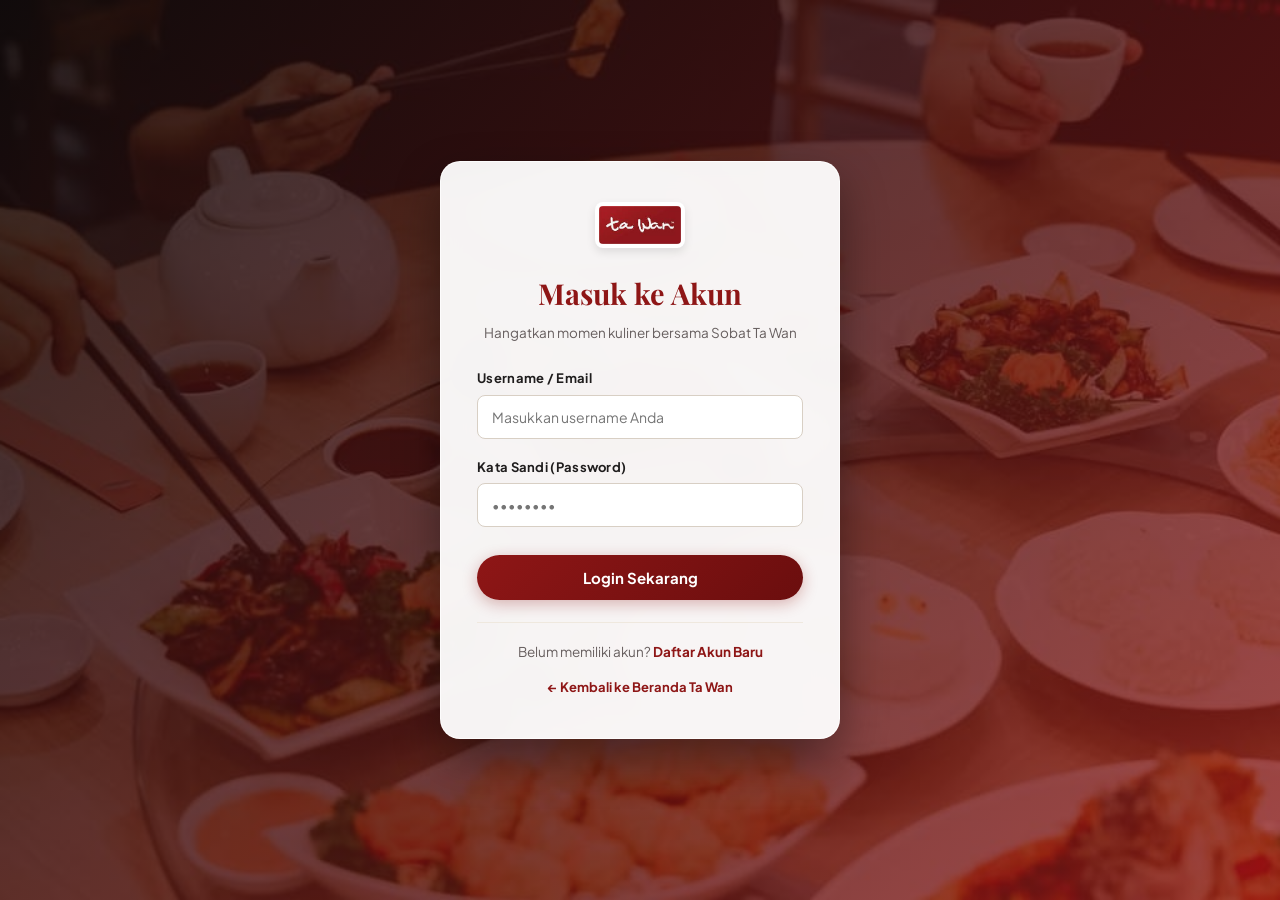
<file: login.html>
<!DOCTYPE html>
<html lang="id">
<head>
  <meta charset="UTF-8" />
  <meta name="viewport" content="width=device-width, initial-scale=1.0" />
  <title>Login Pelanggan - Ta Wan Restaurant</title>
  <link rel="stylesheet" href="style.css" />
  <style>
    body {
      min-height: 100vh;
      display: flex;
      justify-content: center;
      align-items: center;
      background: linear-gradient(135deg, rgba(17, 10, 10, 0.85) 0%, rgba(142, 22, 22, 0.75) 100%),
                  url("Gambar/image copy 11.png");
      background-size: cover;
      background-position: center;
      padding: 24px;
    }

    .auth-card {
      background: rgba(255, 255, 255, 0.95);
      backdrop-filter: blur(12px);
      border-radius: var(--radius-lg);
      padding: 40px 36px;
      width: 100%;
      max-width: 400px;
      box-shadow: 0 20px 45px rgba(0, 0, 0, 0.4);
      border: 1px solid rgba(255, 255, 255, 0.8);
      text-align: center;
      transition: var(--transition);
      animation: fadeInScale 0.45s ease-out;
    }

    @keyframes fadeInScale {
      from {
        opacity: 0;
        transform: translateY(15px) scale(0.96);
      }
      to {
        opacity: 1;
        transform: translateY(0) scale(1);
      }
    }

    .auth-logo {
      width: 90px;
      height: auto;
      border-radius: var(--radius-sm);
      margin-bottom: 16px;
      background: #FFFFFF;
      padding: 4px;
      box-shadow: 0 4px 10px rgba(0, 0, 0, 0.1);
    }

    .auth-card h2 {
      font-family: 'Playfair Display', Georgia, serif;
      color: var(--primary);
      font-size: 1.8rem;
      font-weight: 700;
      margin-bottom: 6px;
    }

    .auth-subtitle {
      font-size: 13.5px;
      color: var(--text-muted);
      margin-bottom: 24px;
    }

    .form-group {
      text-align: left;
      margin-bottom: 18px;
    }

    .form-group label {
      display: block;
      font-size: 13px;
      font-weight: 700;
      color: var(--text-dark);
      margin-bottom: 6px;
      letter-spacing: 0.3px;
    }

    .form-group input {
      width: 100%;
      padding: 12px 14px;
      border-radius: var(--radius-sm);
      border: 1.5px solid #D8CFC4;
      font-size: 14px;
      color: var(--text-dark);
      background: #FFFFFF;
      outline: none;
      transition: var(--transition);
      box-sizing: border-box;
    }

    .form-group input:focus {
      border-color: var(--primary);
      box-shadow: 0 0 0 3px rgba(142, 22, 22, 0.15);
    }

    .btn-submit {
      width: 100%;
      padding: 13px;
      margin-top: 10px;
      background: linear-gradient(135deg, var(--primary) 0%, var(--primary-dark) 100%);
      border: none;
      color: #FFFFFF;
      font-size: 15px;
      font-weight: 700;
      border-radius: var(--radius-full);
      cursor: pointer;
      box-shadow: 0 4px 15px rgba(142, 22, 22, 0.3);
      transition: var(--transition);
    }

    .btn-submit:hover {
      background: linear-gradient(135deg, var(--primary-light) 0%, var(--primary) 100%);
      transform: translateY(-2px);
      box-shadow: 0 6px 18px rgba(142, 22, 22, 0.45);
    }

    .auth-footer {
      margin-top: 22px;
      font-size: 13.5px;
      color: var(--text-muted);
      border-top: 1px solid var(--border-color);
      padding-top: 18px;
    }

    .auth-footer a {
      color: var(--primary);
      text-decoration: none;
      font-weight: 700;
      transition: var(--transition);
    }

    .auth-footer a:hover {
      color: var(--primary-dark);
      text-decoration: underline;
    }

    .back-home {
      display: inline-block;
      margin-top: 14px;
      font-size: 13px;
      color: #635A5A;
      text-decoration: none;
      transition: var(--transition);
    }

    .back-home:hover {
      color: var(--primary);
    }
  </style>
</head>
<body>

  <div class="auth-card">
    <a href="index.html">
      <img src="Gambar/logo.jpg" alt="Logo Ta Wan" class="auth-logo">
    </a>
    <h2>Masuk ke Akun</h2>
    <p class="auth-subtitle">Hangatkan momen kuliner bersama Sobat Ta Wan</p>

    <form action="sudah login/index.html" method="get">
      <div class="form-group">
        <label for="username">Username / Email</label>
        <input type="text" id="username" name="username" placeholder="Masukkan username Anda" required>
      </div>

      <div class="form-group">
        <label for="password">Kata Sandi (Password)</label>
        <input type="password" id="password" name="password" placeholder="••••••••" required>
      </div>

      <button type="submit" class="btn-submit">Login Sekarang</button>
    </form>

    <div class="auth-footer">
      <p>Belum memiliki akun? <a href="registrasi.html">Daftar Akun Baru</a></p>
      <a href="index.html" class="back-home">&larr; Kembali ke Beranda Ta Wan</a>
    </div>
  </div>

</body>
</html>
</file>
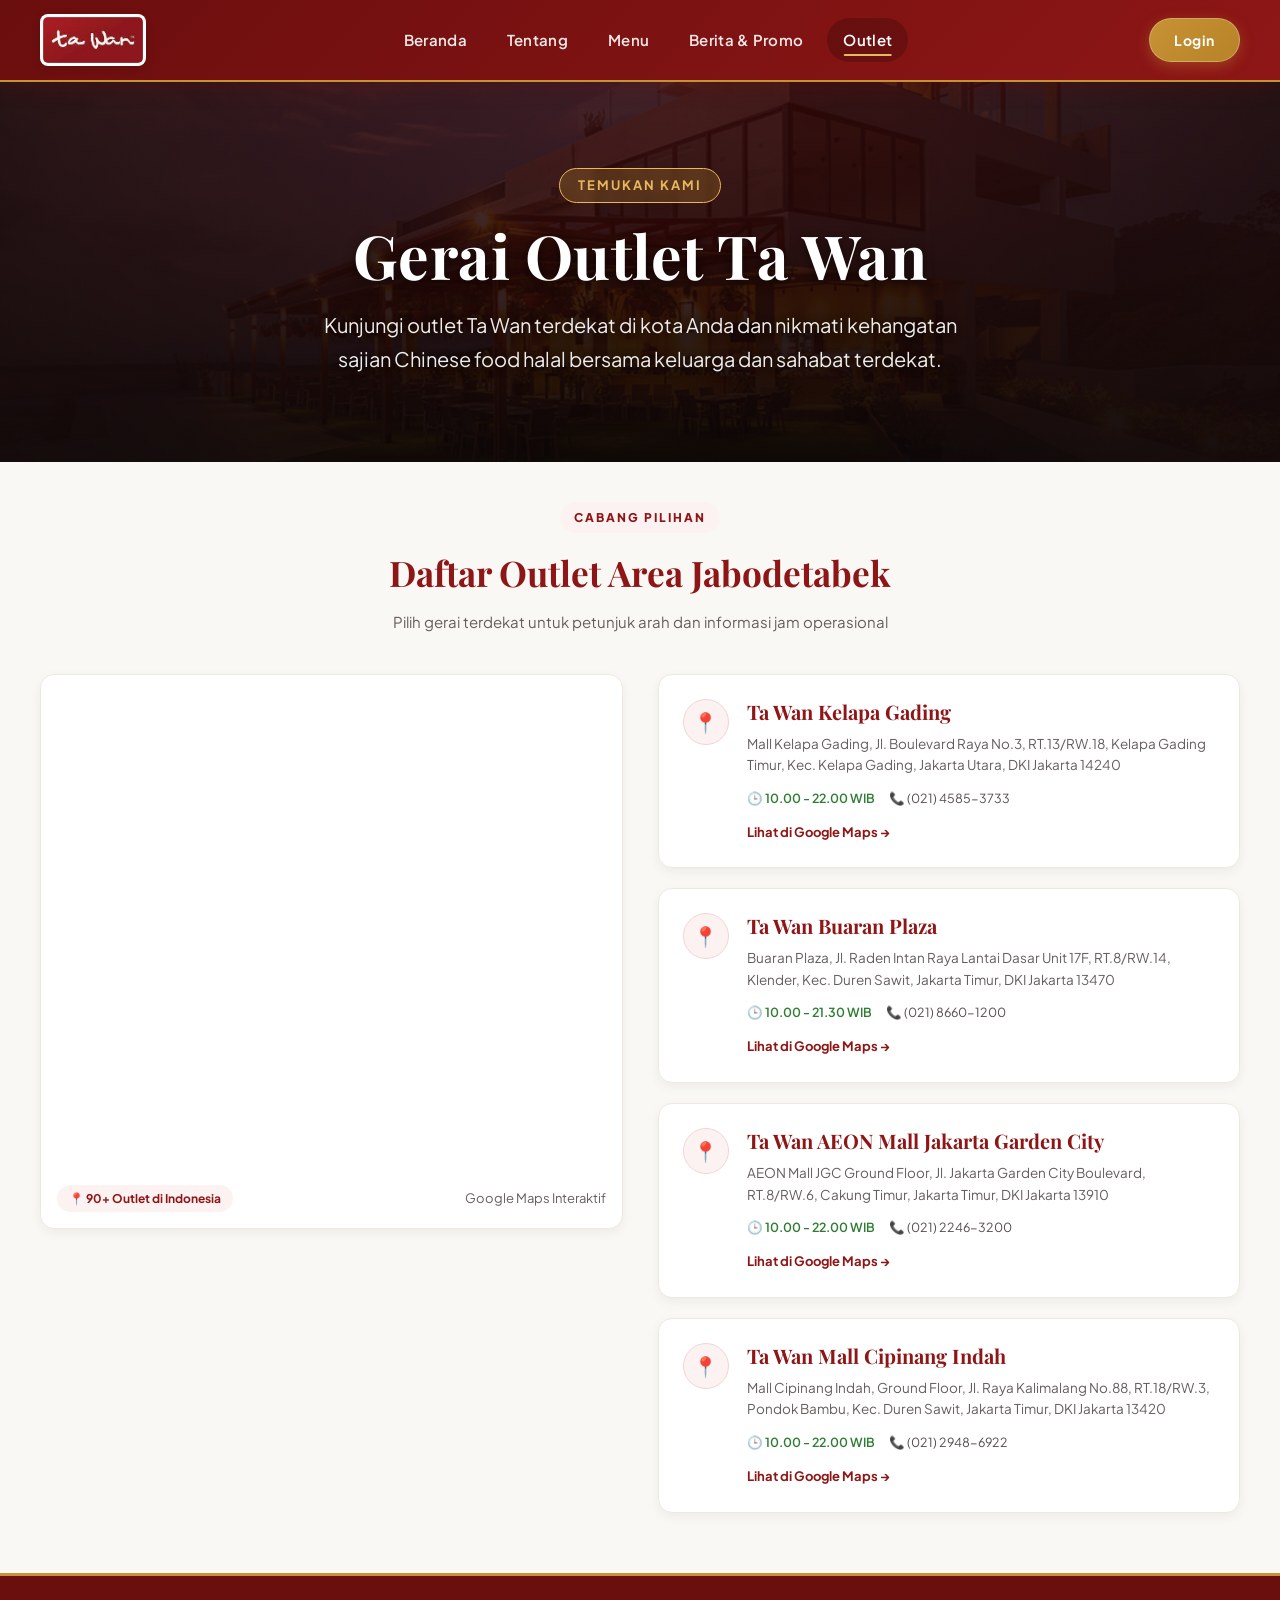
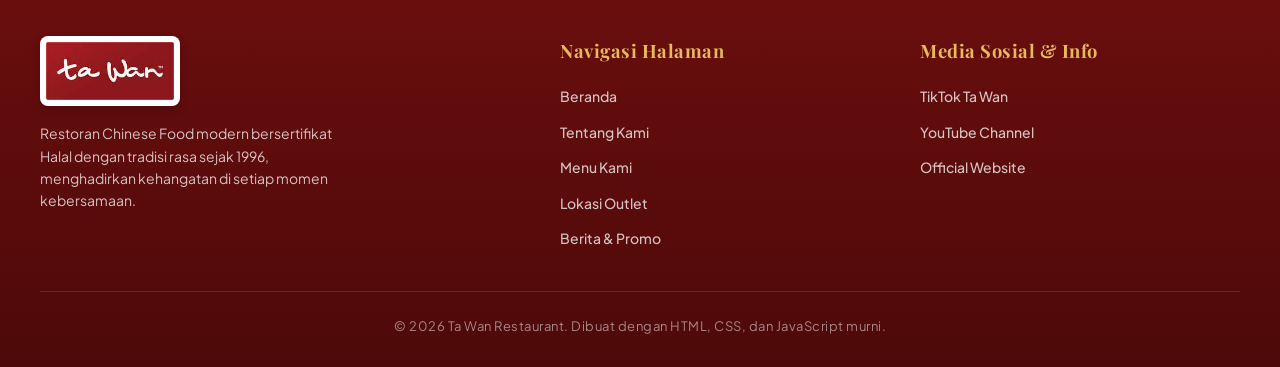
<file: lokasi.html>
<!DOCTYPE html>
<html lang="id">
<head>
  <meta charset="UTF-8" />
  <meta name="viewport" content="width=device-width, initial-scale=1.0" />
  <title>Lokasi Outlet - Ta Wan Restaurant</title>
  <link rel="stylesheet" href="style.css" />
  <style>
    /* Hero Header Lokasi */
    header.hero-banner {
      background: linear-gradient(to top, rgba(17, 10, 10, 0.88), rgba(142, 22, 22, 0.65)), 
                  url("Gambar/image copy 14.png");
      background-size: cover;
      background-position: center;
      min-height: 380px;
    }

    .lokasi-container {
      max-width: 1240px;
      margin: 40px auto 60px auto;
      padding: 0 20px;
    }

    .lokasi-intro {
      text-align: center;
      margin-bottom: 40px;
    }

    .lokasi-intro h2 {
      font-family: 'Playfair Display', Georgia, serif;
      color: var(--primary);
      font-size: 2.2rem;
      margin-bottom: 8px;
    }

    .lokasi-intro p {
      color: var(--text-muted);
      font-size: 15px;
    }

    /* Layout 2 Kolom Peta & Daftar Outlet */
    .location {
      display: grid;
      grid-template-columns: 1fr 1fr;
      gap: 35px;
      align-items: start;
    }

    .map-wrapper {
      position: sticky;
      top: 100px;
      background: #FFFFFF;
      padding: 16px;
      border-radius: var(--radius-md);
      box-shadow: var(--shadow-sm);
      border: 1px solid var(--border-color);
      transition: var(--transition);
    }

    .map-wrapper:hover {
      box-shadow: var(--shadow-md);
    }

    .map-wrapper iframe {
      width: 100%;
      height: 480px;
      border: 0;
      border-radius: var(--radius-sm);
      display: block;
    }

    .map-caption {
      margin-top: 14px;
      display: flex;
      align-items: center;
      justify-content: space-between;
      font-size: 13px;
      color: var(--text-muted);
    }

    .map-badge {
      display: inline-flex;
      align-items: center;
      gap: 6px;
      background: var(--primary-subtle);
      color: var(--primary);
      font-weight: 700;
      padding: 4px 12px;
      border-radius: var(--radius-full);
      font-size: 12px;
    }

    /* List Card Outlet */
    .loccard {
      display: flex;
      flex-direction: column;
      gap: 20px;
    }

    .cardloc {
      background: #FFFFFF;
      border-radius: var(--radius-md);
      border: 1px solid var(--border-color);
      box-shadow: var(--shadow-sm);
      padding: 24px;
      transition: var(--transition);
      display: flex;
      gap: 18px;
      align-items: flex-start;
      position: relative;
      overflow: hidden;
    }

    .cardloc::before {
      content: '';
      position: absolute;
      left: 0;
      top: 0;
      bottom: 0;
      width: 4px;
      background: linear-gradient(180deg, var(--accent-gold) 0%, var(--primary) 100%);
      opacity: 0;
      transition: var(--transition);
    }

    .cardloc:hover {
      transform: translateX(6px);
      box-shadow: var(--shadow-md);
      border-color: #E2CECE;
    }

    .cardloc:hover::before {
      opacity: 1;
    }

    .loc-icon-bubble {
      width: 46px;
      height: 46px;
      min-width: 46px;
      border-radius: 50%;
      background: var(--primary-subtle);
      color: var(--primary);
      display: flex;
      align-items: center;
      justify-content: center;
      font-size: 20px;
      border: 1px solid #F1D4D4;
      transition: var(--transition);
    }

    .cardloc:hover .loc-icon-bubble {
      background: var(--primary);
      color: #FFFFFF;
      transform: scale(1.1);
    }

    .cardloc .teks {
      flex: 1;
      padding: 0;
    }

    .cardloc .teks h2 {
      font-family: 'Playfair Display', Georgia, serif;
      font-size: 1.25rem;
      color: var(--primary);
      margin-bottom: 8px;
      line-height: 1.3;
    }

    .cardloc .teks p {
      font-size: 13.5px;
      color: var(--text-muted);
      line-height: 1.6;
      margin-bottom: 12px;
    }

    .loc-meta {
      display: flex;
      flex-wrap: wrap;
      align-items: center;
      gap: 14px;
      font-size: 12.5px;
      color: #554D4D;
    }

    .loc-meta-item {
      display: inline-flex;
      align-items: center;
      gap: 5px;
    }

    .loc-hours {
      color: #2E7D32;
      font-weight: 600;
    }

    .btn-directions {
      margin-top: 14px;
      display: inline-flex;
      align-items: center;
      gap: 6px;
      font-size: 13px;
      font-weight: 700;
      color: var(--primary);
      text-decoration: none;
      transition: var(--transition);
    }

    .btn-directions:hover {
      color: var(--primary-dark);
      transform: translateX(3px);
    }

    @media (max-width: 900px) {
      .location {
        grid-template-columns: 1fr;
      }

      .map-wrapper {
        position: static;
      }

      .map-wrapper iframe {
        height: 350px;
      }
    }
  </style>
</head>

<body>
  <!-- Navigasi -->
  <nav>
    <div class="nav-container">
      <a href="index.html" class="nav-logo-link">
        <img src="Gambar/logo.jpg" alt="Logo Ta Wan" />
      </a>
      <ul>
        <li><a href="index.html">Beranda</a></li>
        <li><a href="tentang.html">Tentang</a></li>
        <li><a href="menu.html">Menu</a></li>
        <li><a href="berita.html">Berita & Promo</a></li>
        <li><a href="lokasi.html" class="active">Outlet</a></li>
      </ul>
      <a href="sudah login/login.html" class="nav-btn">Login</a>
    </div>
  </nav>

  <!-- Hero Header Lokasi -->
  <header class="hero-banner">
    <div class="hero-content">
      <div class="hero-badge">Temukan Kami</div>
      <h1>Gerai Outlet Ta Wan</h1>
      <h3>Kunjungi outlet Ta Wan terdekat di kota Anda dan nikmati kehangatan sajian Chinese food halal bersama keluarga dan sahabat terdekat.</h3>
    </div>
  </header>

  <!-- Konten Utama Lokasi -->
  <main class="lokasi-container">
    <div class="lokasi-intro">
      <span class="section-tag">Cabang Pilihan</span>
      <h2>Daftar Outlet Area Jabodetabek</h2>
      <p>Pilih gerai terdekat untuk petunjuk arah dan informasi jam operasional</p>
    </div>

    <div class="location">
      <!-- Kolom Kiri: Peta Google Maps Embed -->
      <div class="map-wrapper">
        <iframe 
          src="https://www.google.com/maps/embed?pb=!1m16!1m12!1m3!1d63462.967174789956!2d106.894360504912!3d-6.206150846014265!2m3!1f0!2f0!3f0!3m2!1i1024!2i768!4f13.1!2m1!1sTa%20wan!5e0!3m2!1sid!2sid!4v1768201137880!5m2!1sid!2sid" 
          allowfullscreen="" 
          loading="lazy" 
          referrerpolicy="no-referrer-when-downgrade"
          title="Peta Lokasi Ta Wan">
        </iframe>
        <div class="map-caption">
          <span class="map-badge">📍 90+ Outlet di Indonesia</span>
          <span>Google Maps Interaktif</span>
        </div>
      </div>

      <!-- Kolom Kanan: Kartu Outlet -->
      <div class="loccard">
        <!-- Outlet 1 -->
        <article class="cardloc">
          <div class="loc-icon-bubble">📍</div>
          <div class="teks">
            <h2>Ta Wan Kelapa Gading</h2>
            <p>Mall Kelapa Gading, Jl. Boulevard Raya No.3, RT.13/RW.18, Kelapa Gading Timur, Kec. Kelapa Gading, Jakarta Utara, DKI Jakarta 14240</p>
            <div class="loc-meta">
              <span class="loc-meta-item loc-hours">🕒 10.00 - 22.00 WIB</span>
              <span class="loc-meta-item">📞 (021) 4585-3733</span>
            </div>
            <a href="https://maps.google.com/?q=Ta+Wan+Mall+Kelapa+Gading" target="_blank" rel="noopener" class="btn-directions">Lihat di Google Maps &rarr;</a>
          </div>
        </article>

        <!-- Outlet 2 -->
        <article class="cardloc">
          <div class="loc-icon-bubble">📍</div>
          <div class="teks">
            <h2>Ta Wan Buaran Plaza</h2>
            <p>Buaran Plaza, Jl. Raden Intan Raya Lantai Dasar Unit 17F, RT.8/RW.14, Klender, Kec. Duren Sawit, Jakarta Timur, DKI Jakarta 13470</p>
            <div class="loc-meta">
              <span class="loc-meta-item loc-hours">🕒 10.00 - 21.30 WIB</span>
              <span class="loc-meta-item">📞 (021) 8660-1200</span>
            </div>
            <a href="https://maps.google.com/?q=Ta+Wan+Buaran+Plaza" target="_blank" rel="noopener" class="btn-directions">Lihat di Google Maps &rarr;</a>
          </div>
        </article>

        <!-- Outlet 3 -->
        <article class="cardloc">
          <div class="loc-icon-bubble">📍</div>
          <div class="teks">
            <h2>Ta Wan AEON Mall Jakarta Garden City</h2>
            <p>AEON Mall JGC Ground Floor, Jl. Jakarta Garden City Boulevard, RT.8/RW.6, Cakung Timur, Jakarta Timur, DKI Jakarta 13910</p>
            <div class="loc-meta">
              <span class="loc-meta-item loc-hours">🕒 10.00 - 22.00 WIB</span>
              <span class="loc-meta-item">📞 (021) 2246-3200</span>
            </div>
            <a href="https://maps.google.com/?q=Ta+Wan+Aeon+Mall+Jakarta+Garden+City" target="_blank" rel="noopener" class="btn-directions">Lihat di Google Maps &rarr;</a>
          </div>
        </article>

        <!-- Outlet 4 -->
        <article class="cardloc">
          <div class="loc-icon-bubble">📍</div>
          <div class="teks">
            <h2>Ta Wan Mall Cipinang Indah</h2>
            <p>Mall Cipinang Indah, Ground Floor, Jl. Raya Kalimalang No.88, RT.18/RW.3, Pondok Bambu, Kec. Duren Sawit, Jakarta Timur, DKI Jakarta 13420</p>
            <div class="loc-meta">
              <span class="loc-meta-item loc-hours">🕒 10.00 - 22.00 WIB</span>
              <span class="loc-meta-item">📞 (021) 2948-6922</span>
            </div>
            <a href="https://maps.google.com/?q=Ta+Wan+Mall+Cipinang+Indah" target="_blank" rel="noopener" class="btn-directions">Lihat di Google Maps &rarr;</a>
          </div>
        </article>
      </div>
    </div>
  </main>

  <!-- Footer -->
  <footer>
    <div class="footer-container">
      <div class="footer-brand">
        <img src="Gambar/logo.jpg" alt="Logo Ta Wan">
        <p>Restoran Chinese Food modern bersertifikat Halal dengan tradisi rasa sejak 1996, menghadirkan kehangatan di setiap momen kebersamaan.</p>
      </div>

      <div class="footer-col">
        <h4>Navigasi Halaman</h4>
        <ul>
          <li><a href="index.html">Beranda</a></li>
          <li><a href="tentang.html">Tentang Kami</a></li>
          <li><a href="menu.html">Menu Kami</a></li>
          <li><a href="lokasi.html">Lokasi Outlet</a></li>
          <li><a href="berita.html">Berita & Promo</a></li>
        </ul>
      </div>

      <div class="footer-col">
        <h4>Media Sosial & Info</h4>
        <ul>
          <li><a href="https://www.tiktok.com/@tawanrestaurant.id?_r=1&_t=ZS-93fK8hDZHgv" target="_blank" rel="noopener">TikTok Ta Wan</a></li>
          <li><a href="https://youtube.com/@tawanrestaurant?si=plVAySytzFN2A_2t" target="_blank" rel="noopener">YouTube Channel</a></li>
          <li><a href="https://share.google/8XZzWOHXrTtc4MLb2" target="_blank" rel="noopener">Official Website</a></li>
        </ul>
      </div>
    </div>

    <div class="footer-bottom">
      &copy; 2026 Ta Wan Restaurant. Dibuat dengan HTML, CSS, dan JavaScript murni.
    </div>
  </footer>
</body>
</html>
</file>
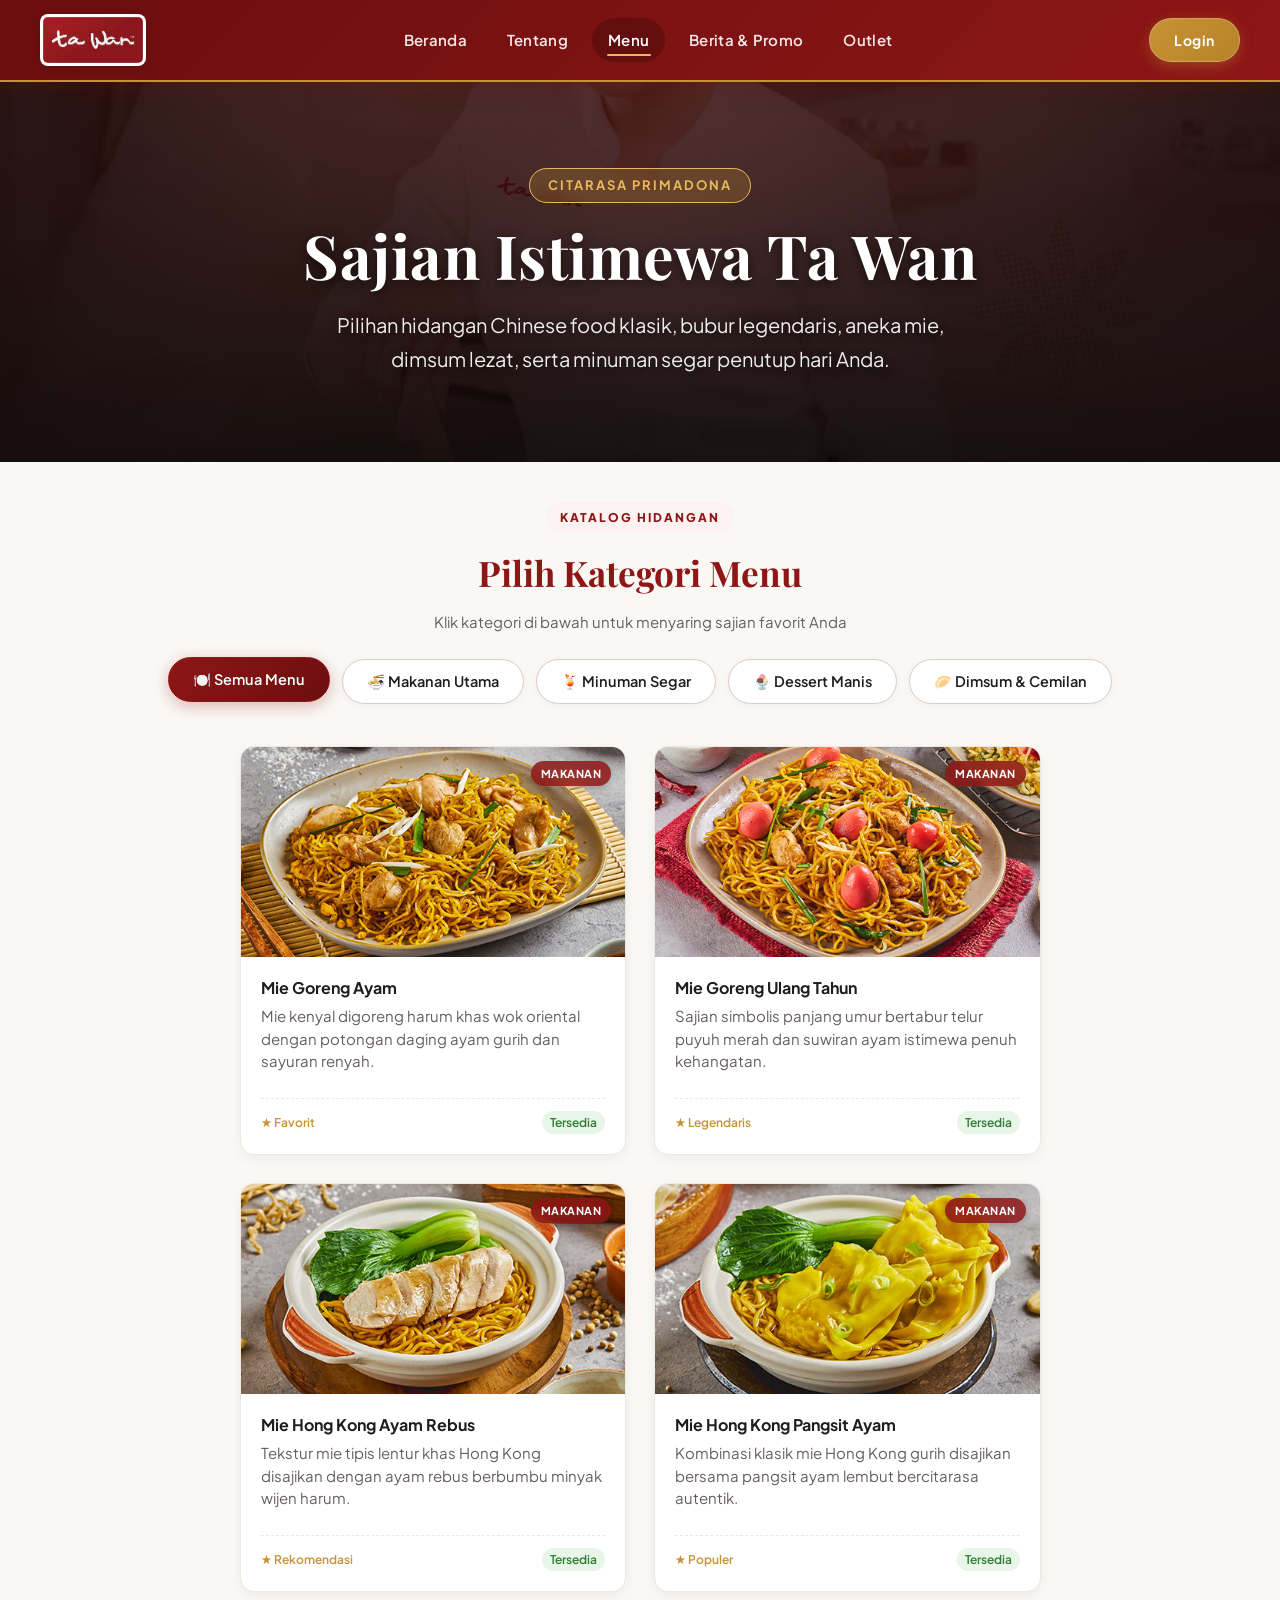
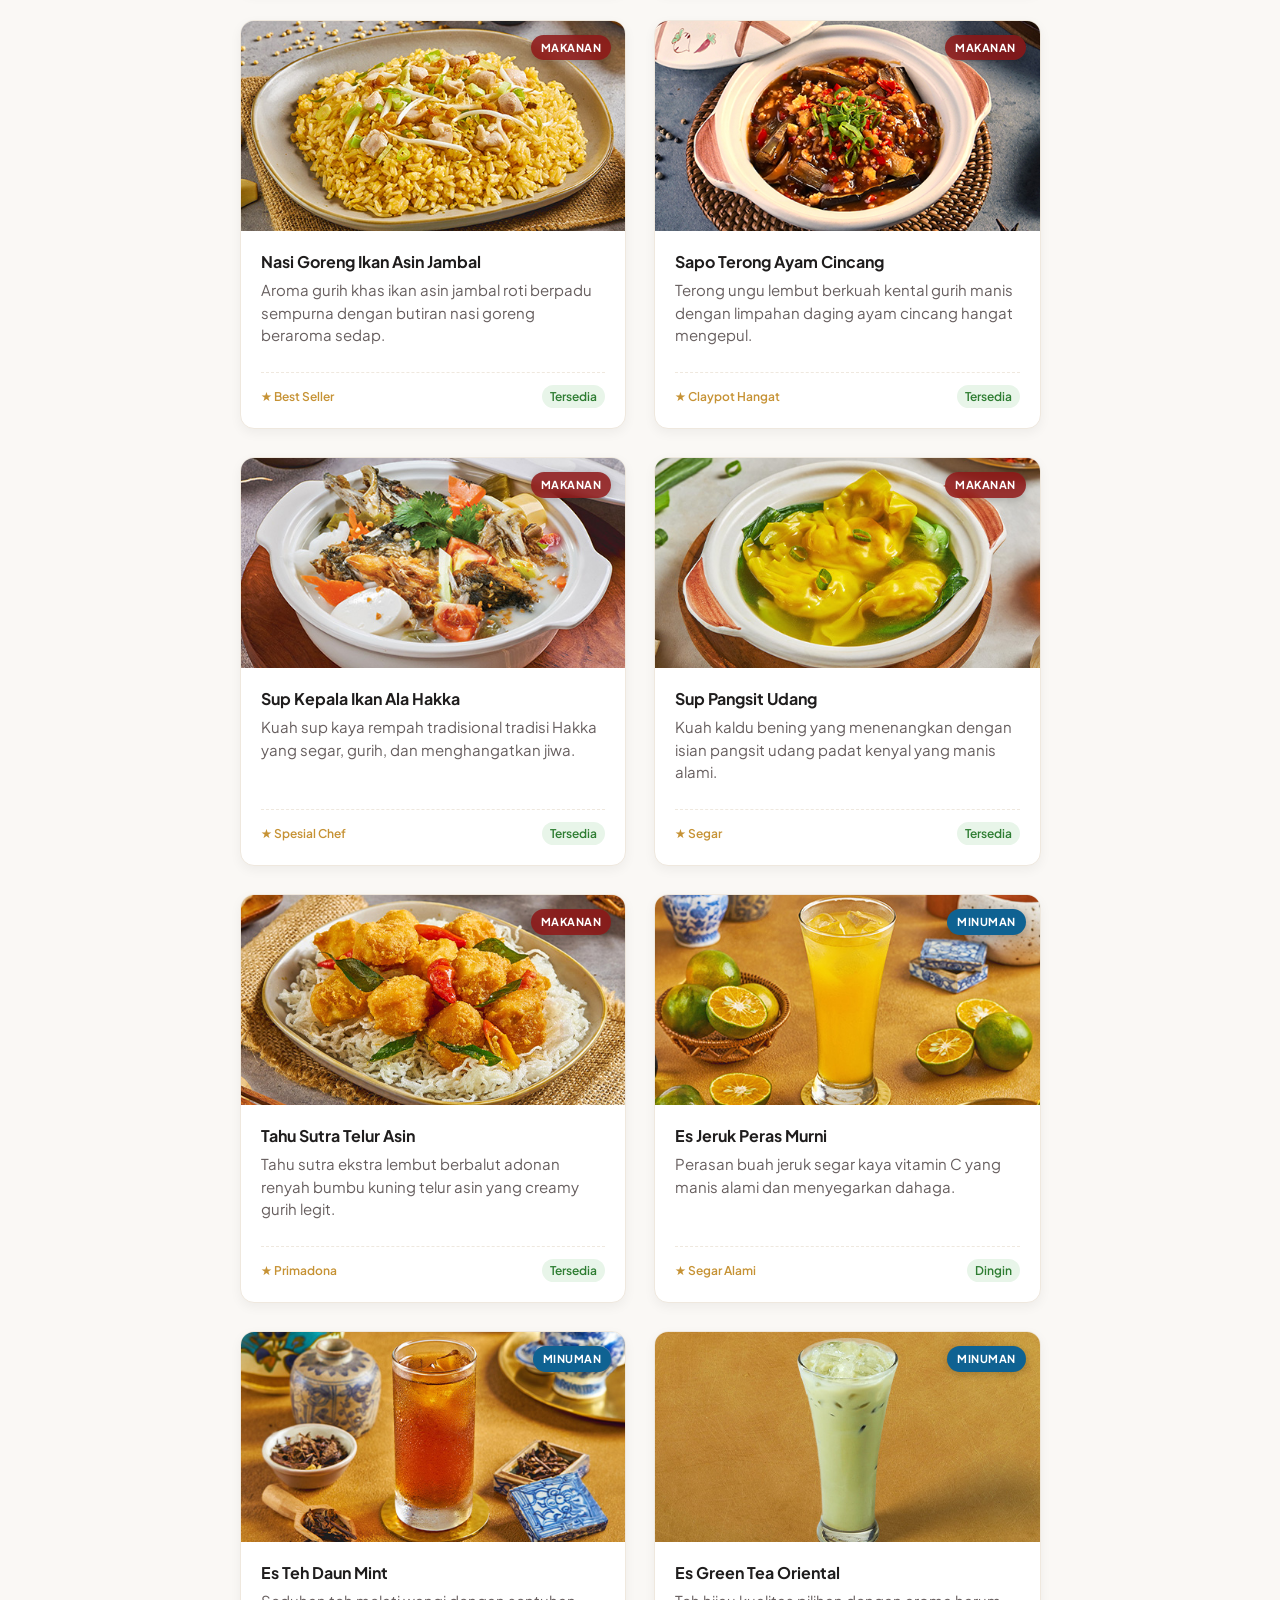
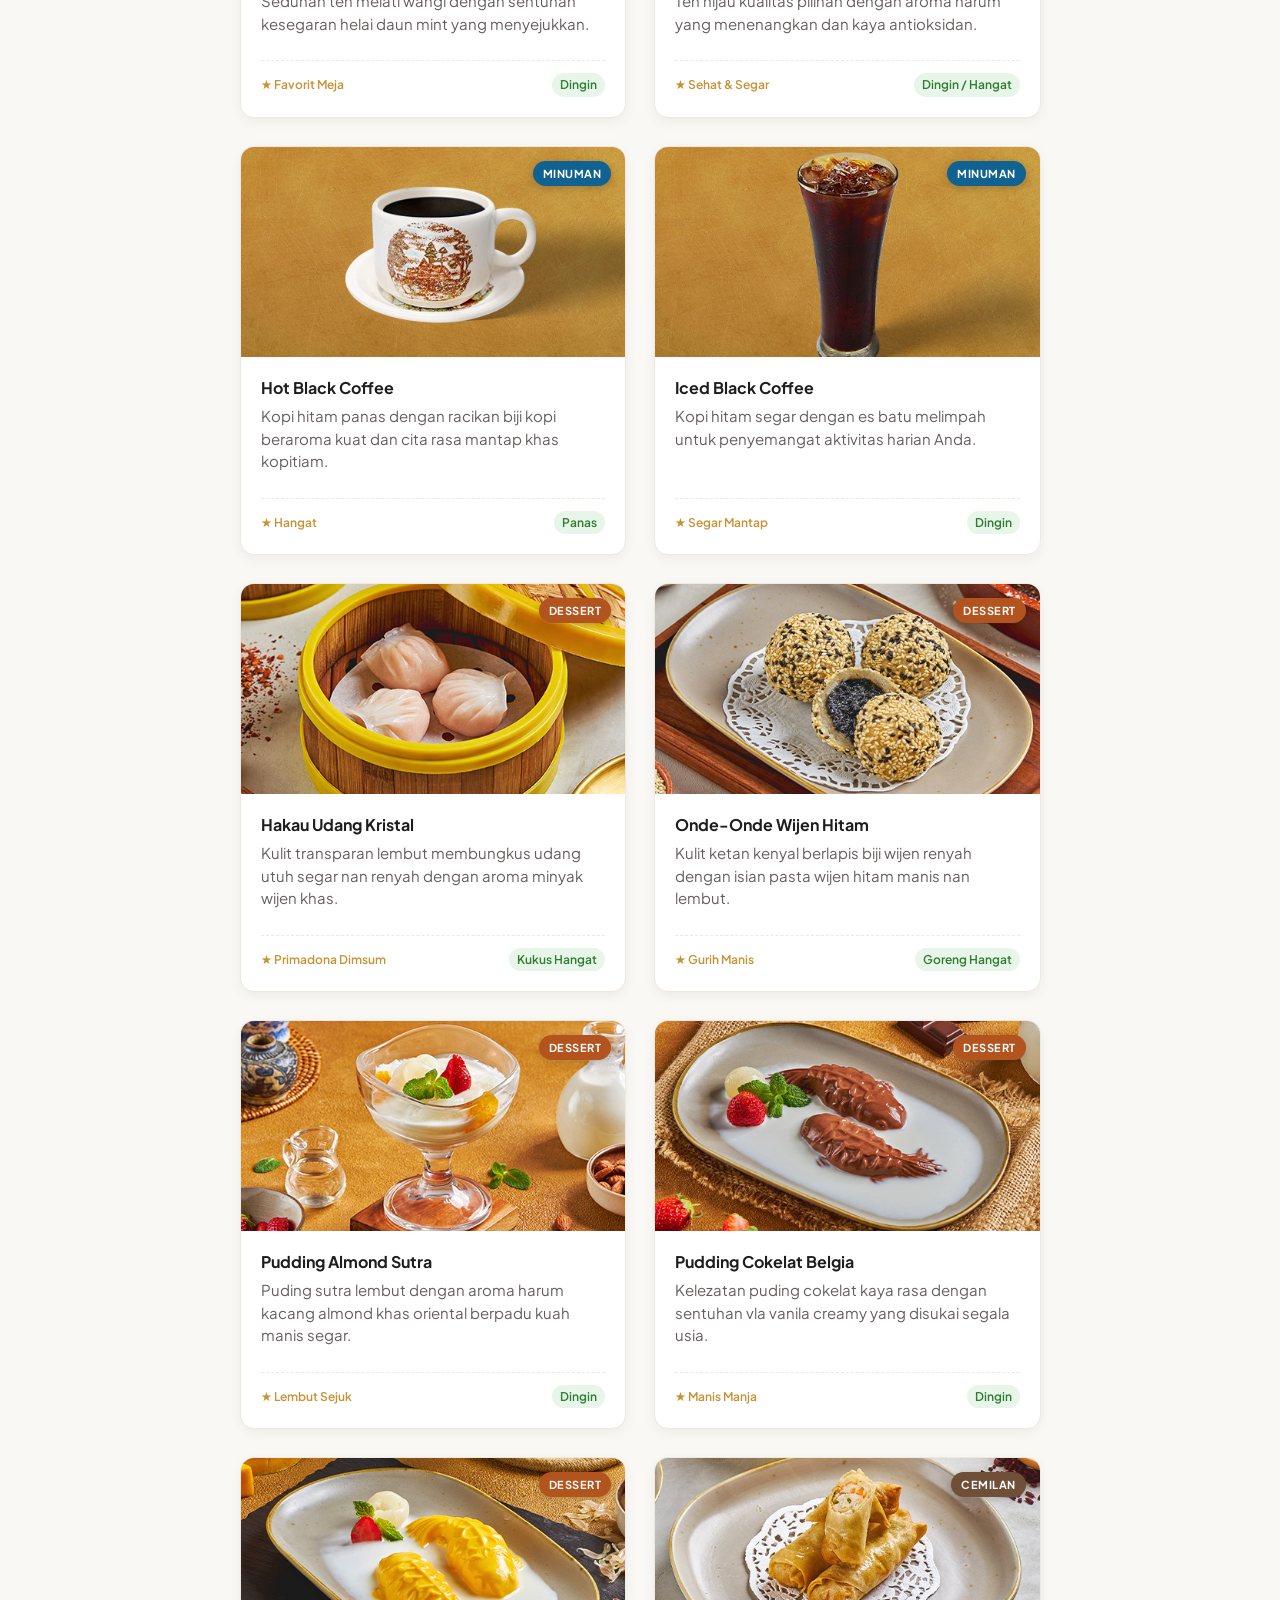
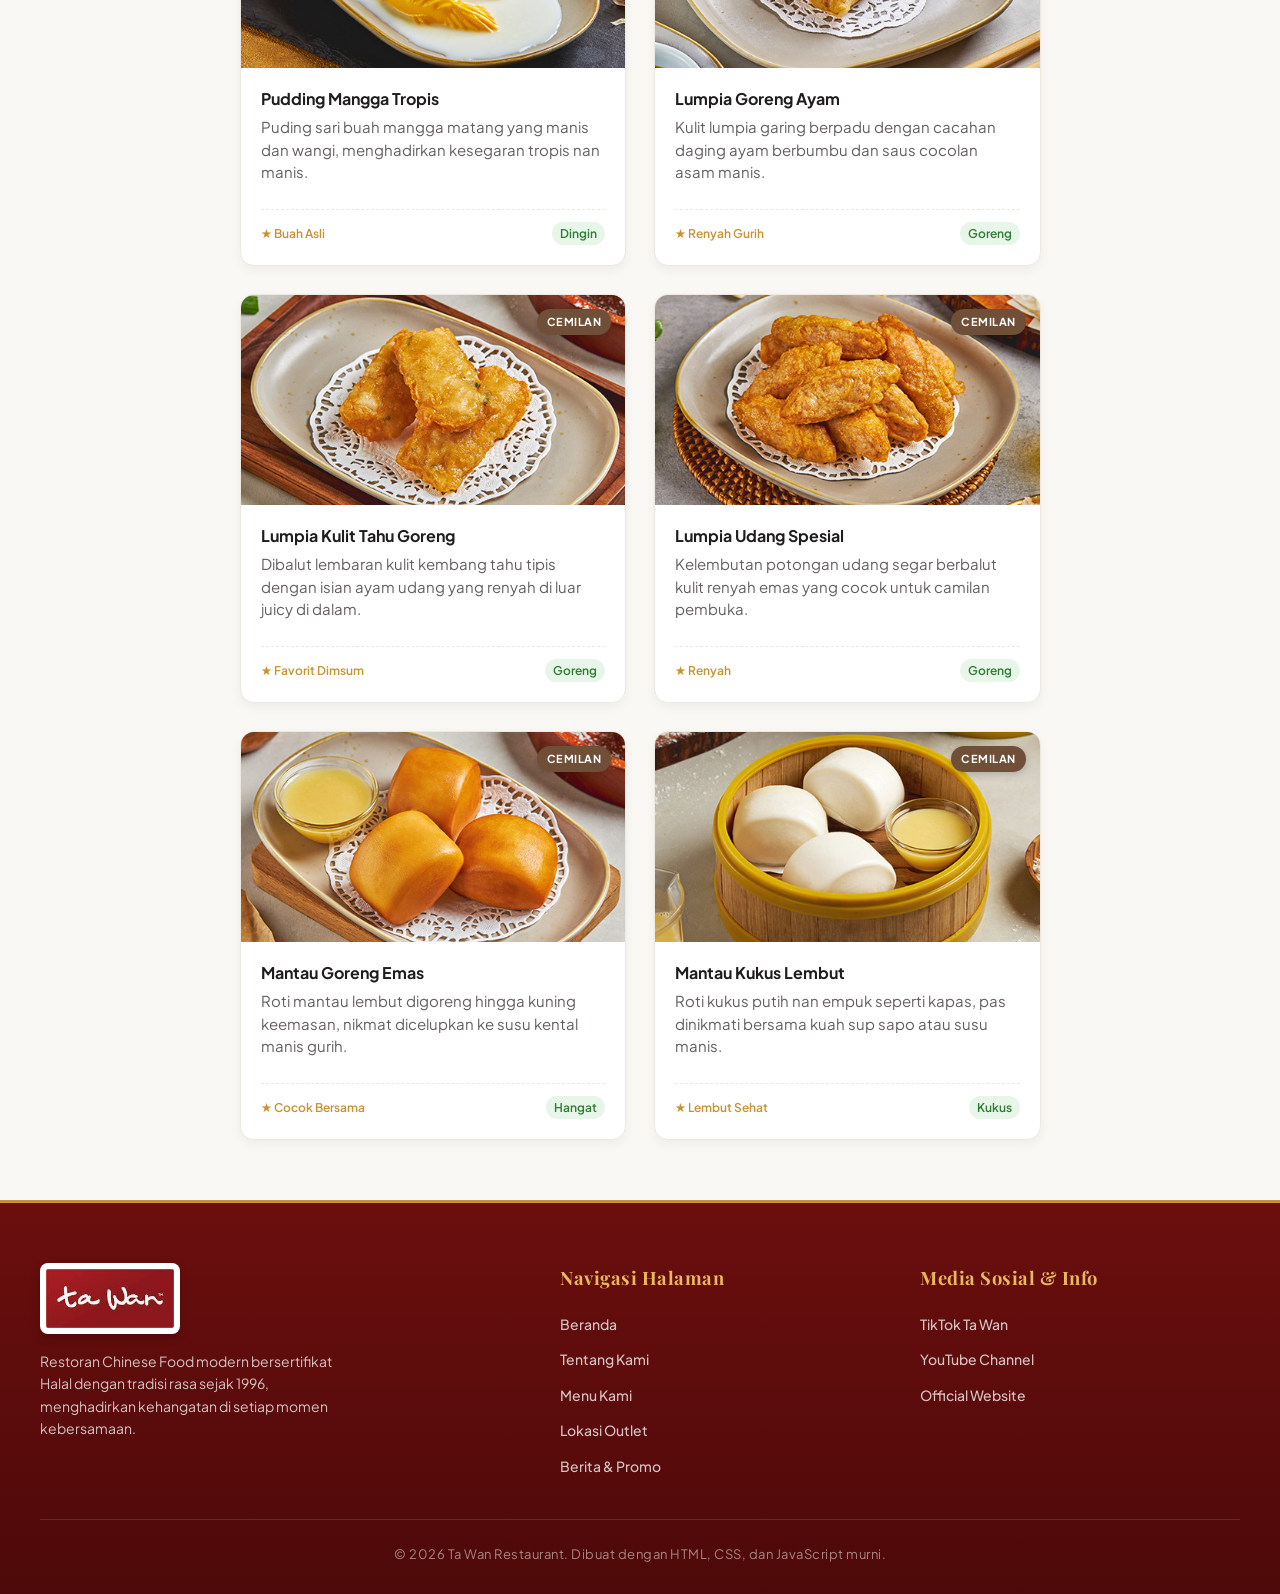
<file: menu.html>
<!DOCTYPE html>
<html lang="id">
<head>
  <meta charset="UTF-8" />
  <meta name="viewport" content="width=device-width, initial-scale=1.0" />
  <title>Daftar Menu - Ta Wan Restaurant</title>
  <link rel="stylesheet" href="style.css" />
  <style>
    /* Hero Header Menu */
    header.hero-banner {
      background: linear-gradient(to top, rgba(17, 10, 10, 0.88), rgba(142, 22, 22, 0.65)), 
                  url("Gambar/image copy 12.png");
      background-size: cover;
      background-position: center;
      min-height: 380px;
    }

    .menu-page-container {
      max-width: 1240px;
      margin: 40px auto;
      padding: 0 20px;
    }

    .filter-wrapper {
      text-align: center;
      margin-bottom: 40px;
    }

    .filter-wrapper h2 {
      font-family: 'Playfair Display', Georgia, serif;
      color: var(--primary);
      font-size: 2.2rem;
      margin-bottom: 8px;
    }

    .filter-wrapper p {
      color: var(--text-muted);
      font-size: 15px;
      margin-bottom: 25px;
    }

    /* Radio button filter styling */
    .filter-buttons {
      display: flex;
      flex-wrap: wrap;
      justify-content: center;
      gap: 12px;
      margin-bottom: 10px;
    }

    input[type="radio"] {
      display: none;
    }

    label.filter-btn {
      display: inline-flex;
      align-items: center;
      gap: 8px;
      padding: 10px 24px;
      border-radius: var(--radius-full);
      border: 1.5px solid #DFC9C9;
      background: #FFFFFF;
      color: var(--text-dark);
      font-size: 14.5px;
      font-weight: 600;
      cursor: pointer;
      box-shadow: 0 2px 8px rgba(0, 0, 0, 0.04);
      transition: var(--transition);
      user-select: none;
    }

    label.filter-btn:hover {
      border-color: var(--primary);
      color: var(--primary);
      transform: translateY(-2px);
      box-shadow: 0 4px 12px rgba(142, 22, 22, 0.12);
    }

    input:checked + label.filter-btn {
      background: linear-gradient(135deg, var(--primary) 0%, var(--primary-dark) 100%);
      color: #FFFFFF;
      border-color: var(--primary);
      box-shadow: 0 4px 16px rgba(142, 22, 22, 0.3);
      transform: translateY(-2px);
    }

    /* Menu Grid */
    .menu {
      display: grid;
      grid-template-columns: repeat(auto-fill, minmax(270px, 1fr));
      gap: 28px;
      margin-top: 30px;
    }

    .item {
      background: var(--bg-card);
      border-radius: var(--radius-md);
      overflow: hidden;
      border: 1px solid var(--border-color);
      box-shadow: var(--shadow-sm);
      display: flex;
      flex-direction: column;
      transition: var(--transition);
      position: relative;
    }

    .item:hover {
      transform: translateY(-7px);
      box-shadow: var(--shadow-lg);
      border-color: #E2CECE;
    }

    .item-img-box {
      width: 100%;
      height: 210px;
      overflow: hidden;
      background-color: #F8F5F0;
      position: relative;
    }

    .item-img-box img {
      width: 100%;
      height: 100%;
      object-fit: cover;
      display: block;
      transition: transform 0.5s cubic-bezier(0.25, 0.8, 0.25, 1);
    }

    .item:hover .item-img-box img {
      transform: scale(1.08);
    }

    .item-badge {
      position: absolute;
      top: 14px;
      right: 14px;
      background: rgba(142, 22, 22, 0.85);
      color: #FFFFFF;
      font-size: 11px;
      font-weight: 700;
      padding: 4px 10px;
      border-radius: var(--radius-full);
      letter-spacing: 0.5px;
      text-transform: uppercase;
      backdrop-filter: blur(4px);
      box-shadow: 0 2px 8px rgba(0,0,0,0.2);
    }

    .item-info {
      padding: 20px;
      display: flex;
      flex-direction: column;
      flex-grow: 1;
      justify-content: space-between;
      text-align: left;
    }

    .item-title {
      font-size: 16px;
      font-weight: 700;
      color: var(--text-dark);
      margin-bottom: 6px;
      line-height: 1.4;
      transition: color 0.3s ease;
    }

    .item:hover .item-title {
      color: var(--primary);
    }

    .item-desc {
      font-size: 13px;
      color: var(--text-muted);
      line-height: 1.5;
      margin-bottom: 14px;
    }

    .item-footer {
      display: flex;
      align-items: center;
      justify-content: space-between;
      padding-top: 12px;
      border-top: 1px dashed var(--border-color);
    }

    .item-tag {
      font-size: 12px;
      font-weight: 600;
      color: var(--accent-gold);
      display: inline-flex;
      align-items: center;
      gap: 4px;
    }

    .item-status {
      font-size: 12px;
      font-weight: 600;
      color: #2E7D32;
      background: #E8F5E9;
      padding: 2px 8px;
      border-radius: var(--radius-full);
    }

    /* PURE CSS FILTER LOGIC */
    #all:checked ~ .menu .item {
      display: flex;
    }

    #food:checked ~ .menu .item:not(.food) {
      display: none !important;
    }

    #drink:checked ~ .menu .item:not(.drink) {
      display: none !important;
    }

    #dessert:checked ~ .menu .item:not(.dessert) {
      display: none !important;
    }

    #cemilan:checked ~ .menu .item:not(.cemilan) {
      display: none !important;
    }
  </style>
</head>

<body>
  <!-- Navigasi -->
  <nav>
    <div class="nav-container">
      <a href="index.html" class="nav-logo-link">
        <img src="Gambar/logo.jpg" alt="Logo Ta Wan" />
      </a>
      <ul>
        <li><a href="index.html">Beranda</a></li>
        <li><a href="tentang.html">Tentang</a></li>
        <li><a href="menu.html" class="active">Menu</a></li>
        <li><a href="berita.html">Berita & Promo</a></li>
        <li><a href="lokasi.html">Outlet</a></li>
      </ul>
      <a href="sudah login/login.html" class="nav-btn">Login</a>
    </div>
  </nav>

  <!-- Hero Header Menu -->
  <header class="hero-banner">
    <div class="hero-content">
      <div class="hero-badge">Citarasa Primadona</div>
      <h1>Sajian Istimewa Ta Wan</h1>
      <h3>Pilihan hidangan Chinese food klasik, bubur legendaris, aneka mie, dimsum lezat, serta minuman segar penutup hari Anda.</h3>
    </div>
  </header>

  <!-- Kontainer Menu & Filter Radio CSS -->
  <div class="menu-page-container">
    <div class="filter-wrapper">
      <span class="section-tag">Katalog Hidangan</span>
      <h2>Pilih Kategori Menu</h2>
      <p>Klik kategori di bawah untuk menyaring sajian favorit Anda</p>

      <!-- Radio filter inputs -->
      <div class="filter-buttons">
        <input type="radio" name="f" id="all" checked>
        <label for="all" class="filter-btn">🍽️ Semua Menu</label>

        <input type="radio" name="f" id="food">
        <label for="food" class="filter-btn">🍜 Makanan Utama</label>

        <input type="radio" name="f" id="drink">
        <label for="drink" class="filter-btn">🍹 Minuman Segar</label>

        <input type="radio" name="f" id="dessert">
        <label for="dessert" class="filter-btn">🍨 Dessert Manis</label>

        <input type="radio" name="f" id="cemilan">
        <label for="cemilan" class="filter-btn">🥟 Dimsum & Cemilan</label>

        <!-- Daftar Menu Card Grid (Sibling dari Radio Inputs) -->
        <div class="menu">
          <!-- MAKANAN UTAMA -->
          <div class="item food">
            <div class="item-img-box">
              <span class="item-badge">Makanan</span>
              <img src="Gambar/food-MIE-GORENG-AYAM.jpg" alt="Mie Ayam Goreng">
            </div>
            <div class="item-info">
              <div>
                <h3 class="item-title">Mie Goreng Ayam</h3>
                <p class="item-desc">Mie kenyal digoreng harum khas wok oriental dengan potongan daging ayam gurih dan sayuran renyah.</p>
              </div>
              <div class="item-footer">
                <span class="item-tag">★ Favorit</span>
                <span class="item-status">Tersedia</span>
              </div>
            </div>
          </div>

          <div class="item food">
            <div class="item-img-box">
              <span class="item-badge">Makanan</span>
              <img src="Gambar/food-MIE-GORENG-ULANG-TAHUN.jpg" alt="Mie Goreng Ulang Tahun">
            </div>
            <div class="item-info">
              <div>
                <h3 class="item-title">Mie Goreng Ulang Tahun</h3>
                <p class="item-desc">Sajian simbolis panjang umur bertabur telur puyuh merah dan suwiran ayam istimewa penuh kehangatan.</p>
              </div>
              <div class="item-footer">
                <span class="item-tag">★ Legendaris</span>
                <span class="item-status">Tersedia</span>
              </div>
            </div>
          </div>

          <div class="item food">
            <div class="item-img-box">
              <span class="item-badge">Makanan</span>
              <img src="Gambar/food-MIE-HONG-KONG-AYAM-REBUS.jpg" alt="Mie Hong Kong Ayam Rebus">
            </div>
            <div class="item-info">
              <div>
                <h3 class="item-title">Mie Hong Kong Ayam Rebus</h3>
                <p class="item-desc">Tekstur mie tipis lentur khas Hong Kong disajikan dengan ayam rebus berbumbu minyak wijen harum.</p>
              </div>
              <div class="item-footer">
                <span class="item-tag">★ Rekomendasi</span>
                <span class="item-status">Tersedia</span>
              </div>
            </div>
          </div>

          <div class="item food">
            <div class="item-img-box">
              <span class="item-badge">Makanan</span>
              <img src="Gambar/food-MIE-HONG-KONG-PANGSIT-AYAM-1.jpg" alt="Mie Hong Kong Pangsit Ayam">
            </div>
            <div class="item-info">
              <div>
                <h3 class="item-title">Mie Hong Kong Pangsit Ayam</h3>
                <p class="item-desc">Kombinasi klasik mie Hong Kong gurih disajikan bersama pangsit ayam lembut bercitarasa autentik.</p>
              </div>
              <div class="item-footer">
                <span class="item-tag">★ Populer</span>
                <span class="item-status">Tersedia</span>
              </div>
            </div>
          </div>

          <div class="item food">
            <div class="item-img-box">
              <span class="item-badge">Makanan</span>
              <img src="Gambar/food-NASI-GORENG-IKAN-ASIN-JAMBAL.jpg" alt="Nasi Goreng Ikan Asin Jambal">
            </div>
            <div class="item-info">
              <div>
                <h3 class="item-title">Nasi Goreng Ikan Asin Jambal</h3>
                <p class="item-desc">Aroma gurih khas ikan asin jambal roti berpadu sempurna dengan butiran nasi goreng beraroma sedap.</p>
              </div>
              <div class="item-footer">
                <span class="item-tag">★ Best Seller</span>
                <span class="item-status">Tersedia</span>
              </div>
            </div>
          </div>

          <div class="item food">
            <div class="item-img-box">
              <span class="item-badge">Makanan</span>
              <img src="Gambar/food-Sapo-Terong-Ayam-Cincang.jpg" alt="Sapo Terong Ayam Cincang">
            </div>
            <div class="item-info">
              <div>
                <h3 class="item-title">Sapo Terong Ayam Cincang</h3>
                <p class="item-desc">Terong ungu lembut berkuah kental gurih manis dengan limpahan daging ayam cincang hangat mengepul.</p>
              </div>
              <div class="item-footer">
                <span class="item-tag">★ Claypot Hangat</span>
                <span class="item-status">Tersedia</span>
              </div>
            </div>
          </div>

          <div class="item food">
            <div class="item-img-box">
              <span class="item-badge">Makanan</span>
              <img src="Gambar/food-SUP-KEPALA-IKAN-A-LA-HAKKA.jpg" alt="Sup Kepala Ikan Ala Hakka">
            </div>
            <div class="item-info">
              <div>
                <h3 class="item-title">Sup Kepala Ikan Ala Hakka</h3>
                <p class="item-desc">Kuah sup kaya rempah tradisional tradisi Hakka yang segar, gurih, dan menghangatkan jiwa.</p>
              </div>
              <div class="item-footer">
                <span class="item-tag">★ Spesial Chef</span>
                <span class="item-status">Tersedia</span>
              </div>
            </div>
          </div>

          <div class="item food">
            <div class="item-img-box">
              <span class="item-badge">Makanan</span>
              <img src="Gambar/food-SUP-PANGSIT-UDANG.jpg" alt="Sup Pangsit Udang">
            </div>
            <div class="item-info">
              <div>
                <h3 class="item-title">Sup Pangsit Udang</h3>
                <p class="item-desc">Kuah kaldu bening yang menenangkan dengan isian pangsit udang padat kenyal yang manis alami.</p>
              </div>
              <div class="item-footer">
                <span class="item-tag">★ Segar</span>
                <span class="item-status">Tersedia</span>
              </div>
            </div>
          </div>

          <div class="item food">
            <div class="item-img-box">
              <span class="item-badge">Makanan</span>
              <img src="Gambar/food-TAHU-SUTRA-GORENG-TELUR-ASIN.jpg" alt="Tahu Sutra Goreng Telur Asin">
            </div>
            <div class="item-info">
              <div>
                <h3 class="item-title">Tahu Sutra Telur Asin</h3>
                <p class="item-desc">Tahu sutra ekstra lembut berbalut adonan renyah bumbu kuning telur asin yang creamy gurih legit.</p>
              </div>
              <div class="item-footer">
                <span class="item-tag">★ Primadona</span>
                <span class="item-status">Tersedia</span>
              </div>
            </div>
          </div>

          <!-- MINUMAN -->
          <div class="item drink">
            <div class="item-img-box">
              <span class="item-badge" style="background:#0F6292;">Minuman</span>
              <img src="Gambar/drink-ES-JERUK.jpg" alt="Es Jeruk Peras">
            </div>
            <div class="item-info">
              <div>
                <h3 class="item-title">Es Jeruk Peras Murni</h3>
                <p class="item-desc">Perasan buah jeruk segar kaya vitamin C yang manis alami dan menyegarkan dahaga.</p>
              </div>
              <div class="item-footer">
                <span class="item-tag">★ Segar Alami</span>
                <span class="item-status">Dingin</span>
              </div>
            </div>
          </div>

          <div class="item drink">
            <div class="item-img-box">
              <span class="item-badge" style="background:#0F6292;">Minuman</span>
              <img src="Gambar/drink-ES-TEH.jpg" alt="Es Teh Daun Mint">
            </div>
            <div class="item-info">
              <div>
                <h3 class="item-title">Es Teh Daun Mint</h3>
                <p class="item-desc">Seduhan teh melati wangi dengan sentuhan kesegaran helai daun mint yang menyejukkan.</p>
              </div>
              <div class="item-footer">
                <span class="item-tag">★ Favorit Meja</span>
                <span class="item-status">Dingin</span>
              </div>
            </div>
          </div>

          <div class="item drink">
            <div class="item-img-box">
              <span class="item-badge" style="background:#0F6292;">Minuman</span>
              <img src="Gambar/drink-GREEN-TEA.jpg" alt="Es Green Tea">
            </div>
            <div class="item-info">
              <div>
                <h3 class="item-title">Es Green Tea Oriental</h3>
                <p class="item-desc">Teh hijau kualitas pilihan dengan aroma harum yang menenangkan dan kaya antioksidan.</p>
              </div>
              <div class="item-footer">
                <span class="item-tag">★ Sehat & Segar</span>
                <span class="item-status">Dingin / Hangat</span>
              </div>
            </div>
          </div>

          <div class="item drink">
            <div class="item-img-box">
              <span class="item-badge" style="background:#0F6292;">Minuman</span>
              <img src="Gambar/drink-HOT-BLACK-COFFEE.jpg" alt="Hot Black Coffee">
            </div>
            <div class="item-info">
              <div>
                <h3 class="item-title">Hot Black Coffee</h3>
                <p class="item-desc">Kopi hitam panas dengan racikan biji kopi beraroma kuat dan cita rasa mantap khas kopitiam.</p>
              </div>
              <div class="item-footer">
                <span class="item-tag">★ Hangat</span>
                <span class="item-status">Panas</span>
              </div>
            </div>
          </div>

          <div class="item drink">
            <div class="item-img-box">
              <span class="item-badge" style="background:#0F6292;">Minuman</span>
              <img src="Gambar/drink-ICED-BLACK-COFFEE.jpg" alt="Iced Black Coffee">
            </div>
            <div class="item-info">
              <div>
                <h3 class="item-title">Iced Black Coffee</h3>
                <p class="item-desc">Kopi hitam segar dengan es batu melimpah untuk penyemangat aktivitas harian Anda.</p>
              </div>
              <div class="item-footer">
                <span class="item-tag">★ Segar Mantap</span>
                <span class="item-status">Dingin</span>
              </div>
            </div>
          </div>

          <!-- DESSERT -->
          <div class="item dessert">
            <div class="item-img-box">
              <span class="item-badge" style="background:#B3541E;">Dessert</span>
              <img src="Gambar/dessert-HAKAU.jpg" alt="Hakkau Manis">
            </div>
            <div class="item-info">
              <div>
                <h3 class="item-title">Hakau Udang Kristal</h3>
                <p class="item-desc">Kulit transparan lembut membungkus udang utuh segar nan renyah dengan aroma minyak wijen khas.</p>
              </div>
              <div class="item-footer">
                <span class="item-tag">★ Primadona Dimsum</span>
                <span class="item-status">Kukus Hangat</span>
              </div>
            </div>
          </div>

          <div class="item dessert">
            <div class="item-img-box">
              <span class="item-badge" style="background:#B3541E;">Dessert</span>
              <img src="Gambar/dessert-ONDE-ONDE-WIJEN-HITAM-1.jpg" alt="Onde Onde Wijen Hitam">
            </div>
            <div class="item-info">
              <div>
                <h3 class="item-title">Onde-Onde Wijen Hitam</h3>
                <p class="item-desc">Kulit ketan kenyal berlapis biji wijen renyah dengan isian pasta wijen hitam manis nan lembut.</p>
              </div>
              <div class="item-footer">
                <span class="item-tag">★ Gurih Manis</span>
                <span class="item-status">Goreng Hangat</span>
              </div>
            </div>
          </div>

          <div class="item dessert">
            <div class="item-img-box">
              <span class="item-badge" style="background:#B3541E;">Dessert</span>
              <img src="Gambar/dessert-PUDING-ALMOND-1.jpg" alt="Pudding Almond">
            </div>
            <div class="item-info">
              <div>
                <h3 class="item-title">Pudding Almond Sutra</h3>
                <p class="item-desc">Puding sutra lembut dengan aroma harum kacang almond khas oriental berpadu kuah manis segar.</p>
              </div>
              <div class="item-footer">
                <span class="item-tag">★ Lembut Sejuk</span>
                <span class="item-status">Dingin</span>
              </div>
            </div>
          </div>

          <div class="item dessert">
            <div class="item-img-box">
              <span class="item-badge" style="background:#B3541E;">Dessert</span>
              <img src="Gambar/dessert-PUDING-COKELAT.jpg" alt="Pudding Cokelat">
            </div>
            <div class="item-info">
              <div>
                <h3 class="item-title">Pudding Cokelat Belgia</h3>
                <p class="item-desc">Kelezatan puding cokelat kaya rasa dengan sentuhan vla vanila creamy yang disukai segala usia.</p>
              </div>
              <div class="item-footer">
                <span class="item-tag">★ Manis Manja</span>
                <span class="item-status">Dingin</span>
              </div>
            </div>
          </div>

          <div class="item dessert">
            <div class="item-img-box">
              <span class="item-badge" style="background:#B3541E;">Dessert</span>
              <img src="Gambar/dessert-PUDING-MANGGA.jpg" alt="Pudding Mangga">
            </div>
            <div class="item-info">
              <div>
                <h3 class="item-title">Pudding Mangga Tropis</h3>
                <p class="item-desc">Puding sari buah mangga matang yang manis dan wangi, menghadirkan kesegaran tropis nan manis.</p>
              </div>
              <div class="item-footer">
                <span class="item-tag">★ Buah Asli</span>
                <span class="item-status">Dingin</span>
              </div>
            </div>
          </div>

          <!-- CEMILAN -->
          <div class="item cemilan">
            <div class="item-img-box">
              <span class="item-badge" style="background:#704F38;">Cemilan</span>
              <img src="Gambar/cemilan-LUMPIA-GORENG-AYAM.jpg" alt="Lumpia Goreng Ayam">
            </div>
            <div class="item-info">
              <div>
                <h3 class="item-title">Lumpia Goreng Ayam</h3>
                <p class="item-desc">Kulit lumpia garing berpadu dengan cacahan daging ayam berbumbu dan saus cocolan asam manis.</p>
              </div>
              <div class="item-footer">
                <span class="item-tag">★ Renyah Gurih</span>
                <span class="item-status">Goreng</span>
              </div>
            </div>
          </div>

          <div class="item cemilan">
            <div class="item-img-box">
              <span class="item-badge" style="background:#704F38;">Cemilan</span>
              <img src="Gambar/cemilan-LUMPIA-KULIT-TAHU-GORENG.jpg" alt="Lumpia Kulit Tahu Goreng">
            </div>
            <div class="item-info">
              <div>
                <h3 class="item-title">Lumpia Kulit Tahu Goreng</h3>
                <p class="item-desc">Dibalut lembaran kulit kembang tahu tipis dengan isian ayam udang yang renyah di luar juicy di dalam.</p>
              </div>
              <div class="item-footer">
                <span class="item-tag">★ Favorit Dimsum</span>
                <span class="item-status">Goreng</span>
              </div>
            </div>
          </div>

          <div class="item cemilan">
            <div class="item-img-box">
              <span class="item-badge" style="background:#704F38;">Cemilan</span>
              <img src="Gambar/cemilan-LUMPIA-UDANG.jpg" alt="Lumpia Udang">
            </div>
            <div class="item-info">
              <div>
                <h3 class="item-title">Lumpia Udang Spesial</h3>
                <p class="item-desc">Kelembutan potongan udang segar berbalut kulit renyah emas yang cocok untuk camilan pembuka.</p>
              </div>
              <div class="item-footer">
                <span class="item-tag">★ Renyah</span>
                <span class="item-status">Goreng</span>
              </div>
            </div>
          </div>

          <div class="item cemilan">
            <div class="item-img-box">
              <span class="item-badge" style="background:#704F38;">Cemilan</span>
              <img src="Gambar/cemilan-MANTAU-GORENG.jpg" alt="Mantau Goreng">
            </div>
            <div class="item-info">
              <div>
                <h3 class="item-title">Mantau Goreng Emas</h3>
                <p class="item-desc">Roti mantau lembut digoreng hingga kuning keemasan, nikmat dicelupkan ke susu kental manis gurih.</p>
              </div>
              <div class="item-footer">
                <span class="item-tag">★ Cocok Bersama</span>
                <span class="item-status">Hangat</span>
              </div>
            </div>
          </div>

          <div class="item cemilan">
            <div class="item-img-box">
              <span class="item-badge" style="background:#704F38;">Cemilan</span>
              <img src="Gambar/cemilan-MANTAU.jpg" alt="Mantau Kukus">
            </div>
            <div class="item-info">
              <div>
                <h3 class="item-title">Mantau Kukus Lembut</h3>
                <p class="item-desc">Roti kukus putih nan empuk seperti kapas, pas dinikmati bersama kuah sup sapo atau susu manis.</p>
              </div>
              <div class="item-footer">
                <span class="item-tag">★ Lembut Sehat</span>
                <span class="item-status">Kukus</span>
              </div>
            </div>
          </div>

        </div> <!-- end .menu -->
      </div> <!-- end .filter-buttons -->
    </div> <!-- end .filter-wrapper -->
  </div> <!-- end .menu-page-container -->

  <!-- Footer -->
  <footer>
    <div class="footer-container">
      <div class="footer-brand">
        <img src="Gambar/logo.jpg" alt="Logo Ta Wan">
        <p>Restoran Chinese Food modern bersertifikat Halal dengan tradisi rasa sejak 1996, menghadirkan kehangatan di setiap momen kebersamaan.</p>
      </div>

      <div class="footer-col">
        <h4>Navigasi Halaman</h4>
        <ul>
          <li><a href="index.html">Beranda</a></li>
          <li><a href="tentang.html">Tentang Kami</a></li>
          <li><a href="menu.html">Menu Kami</a></li>
          <li><a href="lokasi.html">Lokasi Outlet</a></li>
          <li><a href="berita.html">Berita & Promo</a></li>
        </ul>
      </div>

      <div class="footer-col">
        <h4>Media Sosial & Info</h4>
        <ul>
          <li><a href="https://www.tiktok.com/@tawanrestaurant.id?_r=1&_t=ZS-93fK8hDZHgv" target="_blank" rel="noopener">TikTok Ta Wan</a></li>
          <li><a href="https://youtube.com/@tawanrestaurant?si=plVAySytzFN2A_2t" target="_blank" rel="noopener">YouTube Channel</a></li>
          <li><a href="https://share.google/8XZzWOHXrTtc4MLb2" target="_blank" rel="noopener">Official Website</a></li>
        </ul>
      </div>
    </div>

    <div class="footer-bottom">
      &copy; 2026 Ta Wan Restaurant. Dibuat dengan HTML, CSS, dan JavaScript murni.
    </div>
  </footer>
</body>
</html>
</file>
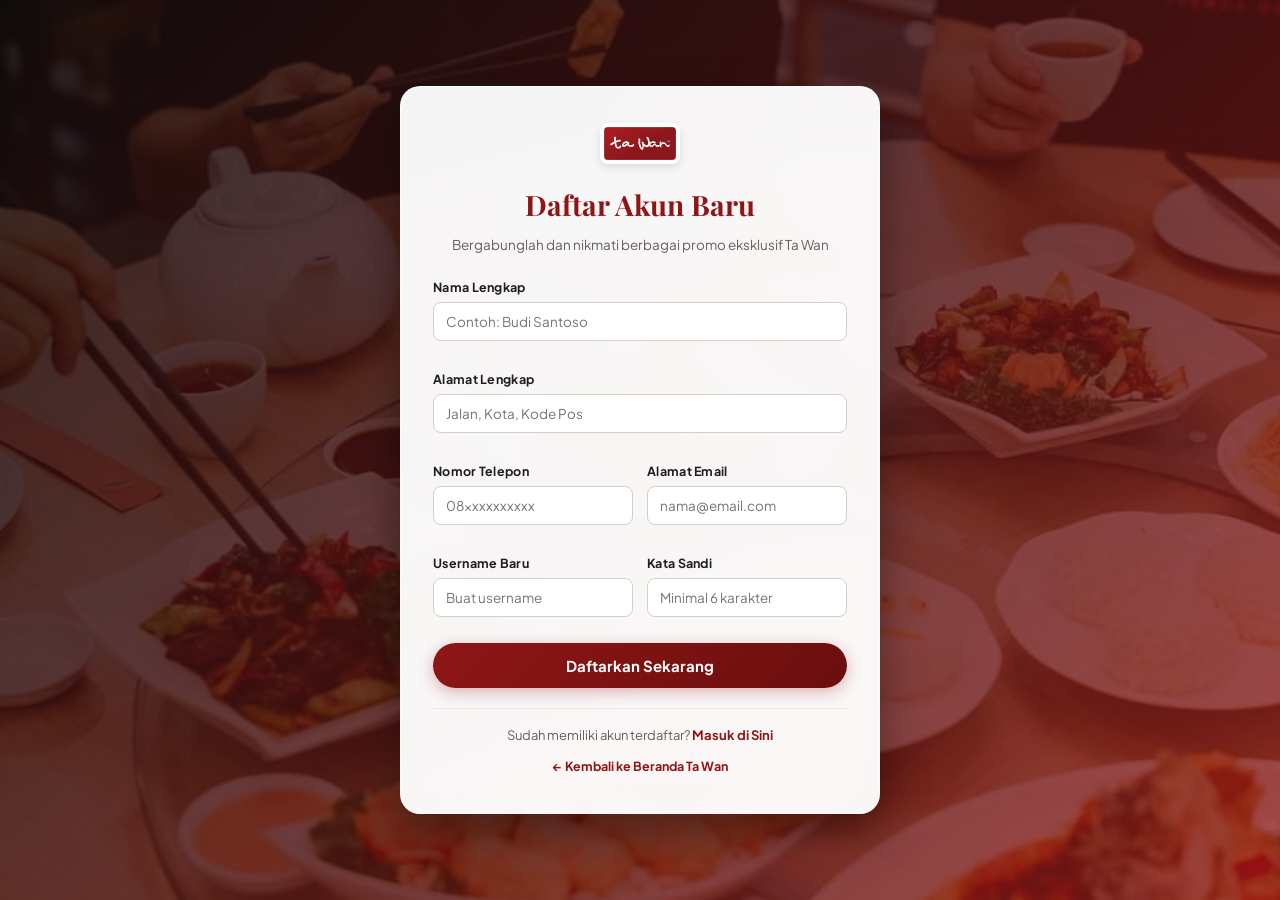
<file: registrasi.html>
<!DOCTYPE html>
<html lang="id">
<head>
  <meta charset="UTF-8" />
  <meta name="viewport" content="width=device-width, initial-scale=1.0" />
  <title>Registrasi Pelanggan - Ta Wan Restaurant</title>
  <link rel="stylesheet" href="style.css" />
  <style>
    body {
      min-height: 100vh;
      display: flex;
      justify-content: center;
      align-items: center;
      background: linear-gradient(135deg, rgba(17, 10, 10, 0.85) 0%, rgba(142, 22, 22, 0.75) 100%),
                  url("Gambar/image copy 11.png");
      background-size: cover;
      background-position: center;
      padding: 30px 20px;
    }

    .auth-card {
      background: rgba(255, 255, 255, 0.96);
      backdrop-filter: blur(12px);
      border-radius: var(--radius-lg);
      padding: 36px 32px;
      width: 100%;
      max-width: 480px;
      box-shadow: 0 20px 45px rgba(0, 0, 0, 0.4);
      border: 1px solid rgba(255, 255, 255, 0.8);
      text-align: center;
      transition: var(--transition);
      animation: fadeInScale 0.45s ease-out;
    }

    @keyframes fadeInScale {
      from {
        opacity: 0;
        transform: translateY(15px) scale(0.96);
      }
      to {
        opacity: 1;
        transform: translateY(0) scale(1);
      }
    }

    .auth-logo {
      width: 80px;
      height: auto;
      border-radius: var(--radius-sm);
      margin-bottom: 12px;
      background: #FFFFFF;
      padding: 4px;
      box-shadow: 0 4px 10px rgba(0, 0, 0, 0.1);
    }

    .auth-card h2 {
      font-family: 'Playfair Display', Georgia, serif;
      color: var(--primary);
      font-size: 1.75rem;
      font-weight: 700;
      margin-bottom: 6px;
    }

    .auth-subtitle {
      font-size: 13.5px;
      color: var(--text-muted);
      margin-bottom: 22px;
    }

    .form-grid {
      display: grid;
      grid-template-columns: 1fr 1fr;
      gap: 14px;
    }

    .form-group {
      text-align: left;
      margin-bottom: 14px;
    }

    .form-group.full {
      grid-column: span 2;
    }

    .form-group label {
      display: block;
      font-size: 12.5px;
      font-weight: 700;
      color: var(--text-dark);
      margin-bottom: 5px;
      letter-spacing: 0.3px;
    }

    .form-group input {
      width: 100%;
      padding: 10px 12px;
      border-radius: var(--radius-sm);
      border: 1.5px solid #D8CFC4;
      font-size: 13.5px;
      color: var(--text-dark);
      background: #FFFFFF;
      outline: none;
      transition: var(--transition);
      box-sizing: border-box;
    }

    .form-group input:focus {
      border-color: var(--primary);
      box-shadow: 0 0 0 3px rgba(142, 22, 22, 0.15);
    }

    .btn-submit {
      width: 100%;
      padding: 13px;
      margin-top: 12px;
      background: linear-gradient(135deg, var(--primary) 0%, var(--primary-dark) 100%);
      border: none;
      color: #FFFFFF;
      font-size: 15px;
      font-weight: 700;
      border-radius: var(--radius-full);
      cursor: pointer;
      box-shadow: 0 4px 15px rgba(142, 22, 22, 0.3);
      transition: var(--transition);
    }

    .btn-submit:hover {
      background: linear-gradient(135deg, var(--primary-light) 0%, var(--primary) 100%);
      transform: translateY(-2px);
      box-shadow: 0 6px 18px rgba(142, 22, 22, 0.45);
    }

    .auth-footer {
      margin-top: 20px;
      font-size: 13px;
      color: var(--text-muted);
      border-top: 1px solid var(--border-color);
      padding-top: 16px;
    }

    .auth-footer a {
      color: var(--primary);
      text-decoration: none;
      font-weight: 700;
      transition: var(--transition);
    }

    .auth-footer a:hover {
      color: var(--primary-dark);
      text-decoration: underline;
    }

    .back-home {
      display: inline-block;
      margin-top: 10px;
      font-size: 12.5px;
      color: #635A5A;
      text-decoration: none;
      transition: var(--transition);
    }

    .back-home:hover {
      color: var(--primary);
    }

    @media (max-width: 500px) {
      .form-grid {
        grid-template-columns: 1fr;
      }
      .form-group.full {
        grid-column: span 1;
      }
    }
  </style>
</head>
<body>

  <div class="auth-card">
    <a href="index.html">
      <img src="Gambar/logo.jpg" alt="Logo Ta Wan" class="auth-logo">
    </a>
    <h2>Daftar Akun Baru</h2>
    <p class="auth-subtitle">Bergabunglah dan nikmati berbagai promo eksklusif Ta Wan</p>

    <form action="login.html" method="get">
      <div class="form-grid">
        <div class="form-group full">
          <label for="nama">Nama Lengkap</label>
          <input type="text" id="nama" name="nama" placeholder="Contoh: Budi Santoso" required>
        </div>

        <div class="form-group full">
          <label for="alamat">Alamat Lengkap</label>
          <input type="text" id="alamat" name="alamat" placeholder="Jalan, Kota, Kode Pos" required>
        </div>

        <div class="form-group">
          <label for="telepon">Nomor Telepon</label>
          <input type="tel" id="telepon" name="telepon" placeholder="08xxxxxxxxxx" required>
        </div>

        <div class="form-group">
          <label for="email">Alamat Email</label>
          <input type="email" id="email" name="email" placeholder="nama@email.com" required>
        </div>

        <div class="form-group">
          <label for="username">Username Baru</label>
          <input type="text" id="username" name="username" placeholder="Buat username" required>
        </div>

        <div class="form-group">
          <label for="password">Kata Sandi</label>
          <input type="password" id="password" name="password" placeholder="Minimal 6 karakter" required>
        </div>
      </div>

      <button type="submit" class="btn-submit">Daftarkan Sekarang</button>
    </form>

    <div class="auth-footer">
      <p>Sudah memiliki akun terdaftar? <a href="login.html">Masuk di Sini</a></p>
      <a href="index.html" class="back-home">&larr; Kembali ke Beranda Ta Wan</a>
    </div>
  </div>

</body>
</html>
</file>
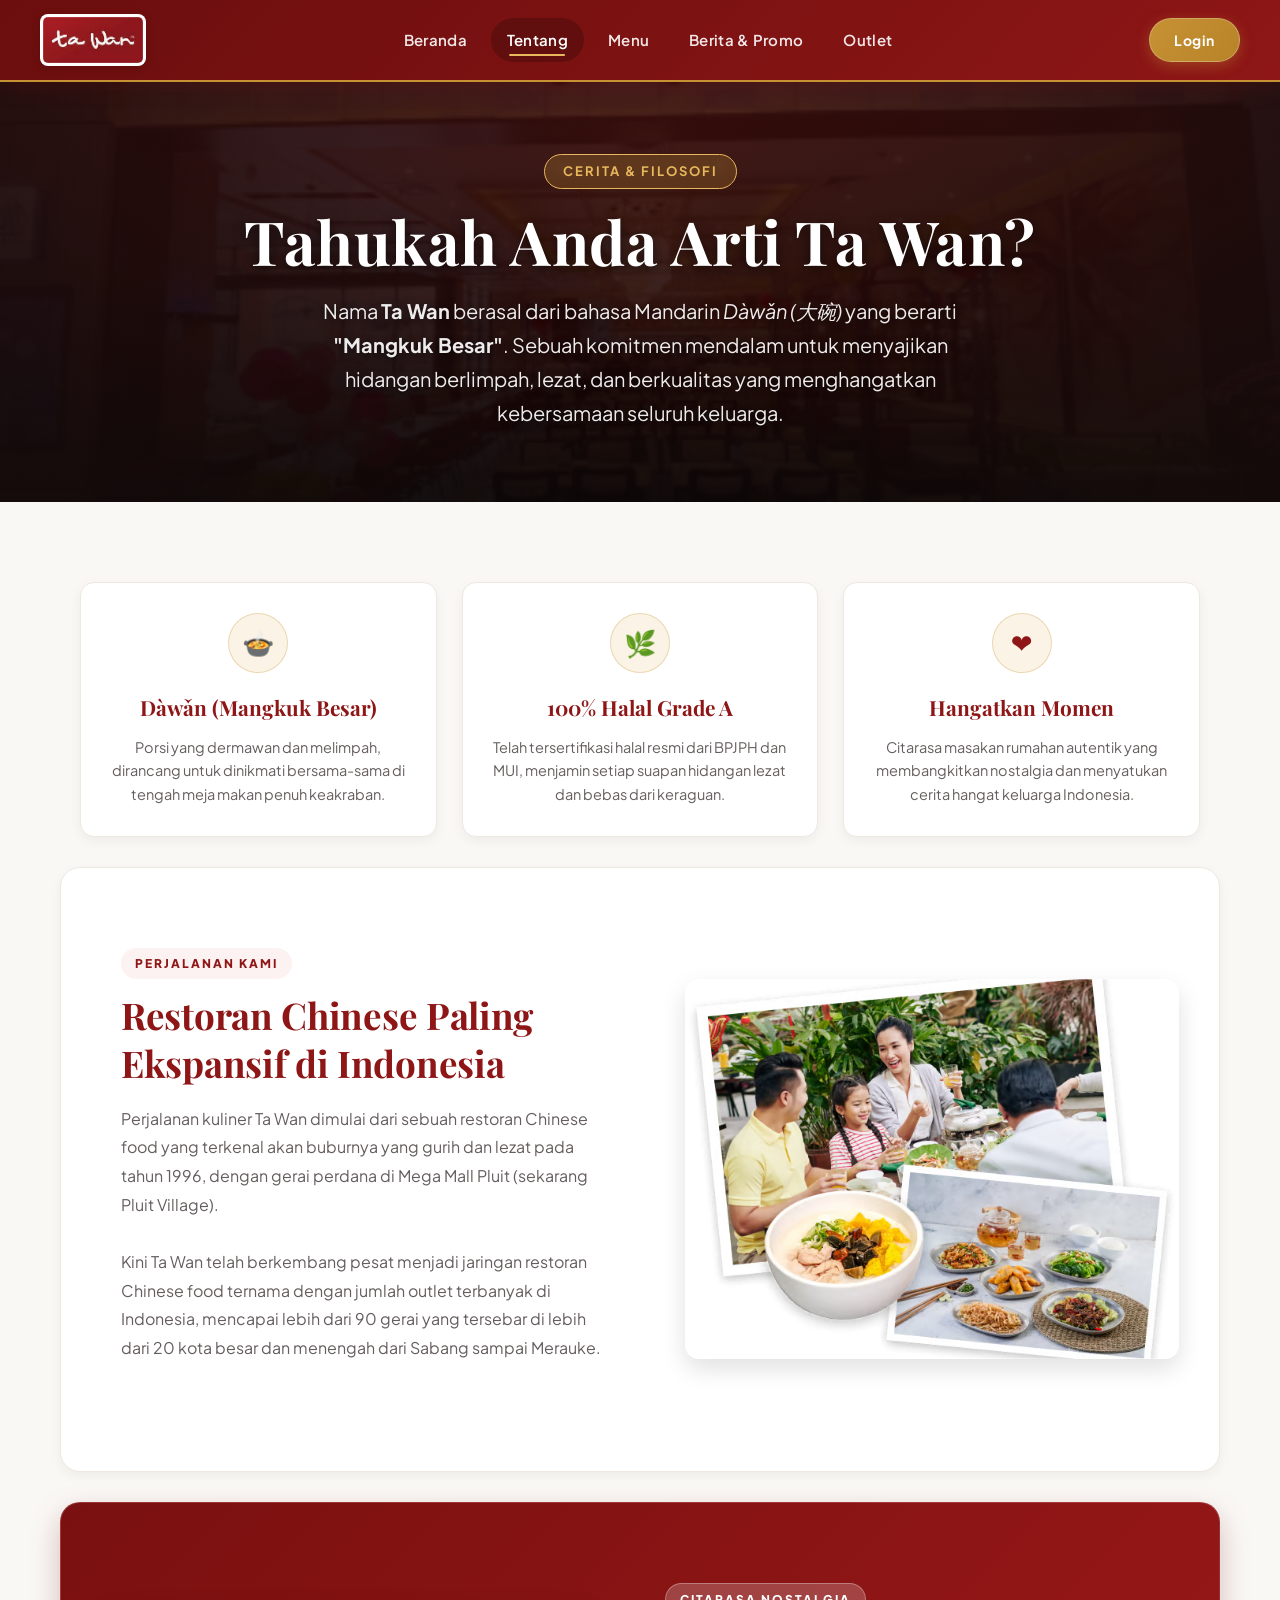
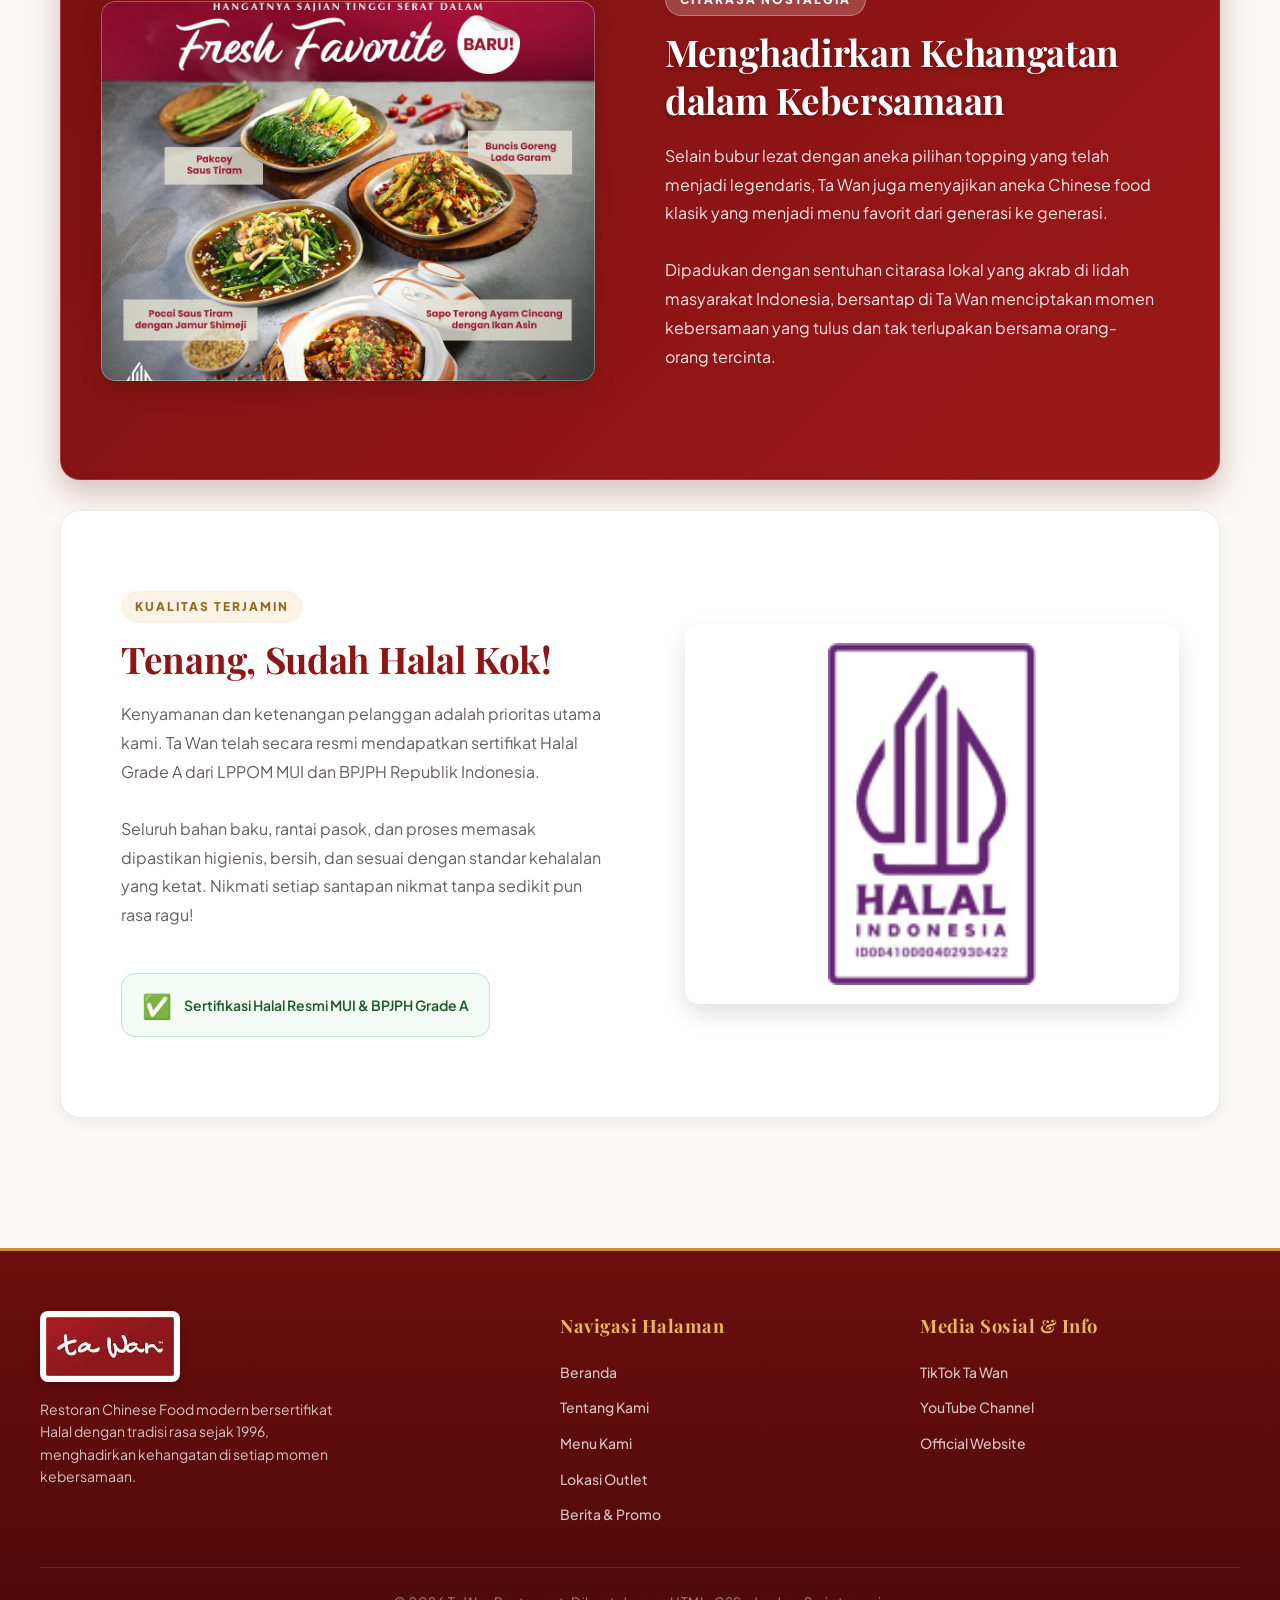
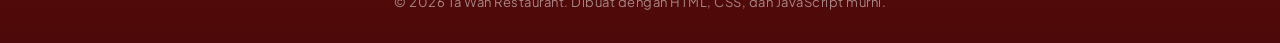
<file: tentang.html>
<!DOCTYPE html>
<html lang="id">
<head>
  <meta charset="UTF-8" />
  <meta name="viewport" content="width=device-width, initial-scale=1.0" />
  <title>Tentang Kami - Ta Wan Restaurant</title>
  <link rel="stylesheet" href="style.css" />
  <style>
    /* Hero Header Tentang */
    header.hero-banner {
      background: linear-gradient(to top, rgba(17, 10, 10, 0.9), rgba(142, 22, 22, 0.7)), 
                  url("Gambar/Ta-Wanfoto.jpg");
      background-size: cover;
      background-position: center;
      background-repeat: no-repeat;
      min-height: 420px;
    }

    /* Section Merah Khusus Kehangatan */
    .section.section-merah {
      background: linear-gradient(135deg, #7A1010 0%, #9E1919 100%);
      color: #FFFFFF;
      border: 1px solid rgba(255, 255, 255, 0.15);
      box-shadow: 0 12px 30px rgba(107, 14, 14, 0.25);
    }

    .section.section-merah .teks h2 {
      color: #FFFFFF;
      text-shadow: 0 2px 4px rgba(0, 0, 0, 0.3);
    }

    .section.section-merah .teks p {
      color: rgba(255, 255, 255, 0.9);
    }

    .section.section-merah .section-tag {
      background: rgba(255, 255, 255, 0.2);
      color: #FFFFFF;
      border: 1px solid rgba(255, 255, 255, 0.3);
    }

    /* Halal Highlight Badge */
    .halal-badge-box {
      display: inline-flex;
      align-items: center;
      gap: 12px;
      background: #F4FAF5;
      border: 1px solid #C2E2CB;
      padding: 12px 20px;
      border-radius: var(--radius-md);
      margin-top: 15px;
    }

    .halal-badge-icon {
      font-size: 24px;
    }

    .halal-badge-text {
      font-size: 14px;
      font-weight: 600;
      color: #1A5928;
    }

    /* Grid Nilai Ta Wan */
    .values-grid {
      display: grid;
      grid-template-columns: repeat(auto-fit, minmax(280px, 1fr));
      gap: 25px;
      max-width: 1200px;
      margin: 40px auto 20px auto;
      padding: 0 20px;
    }

    .value-card {
      background: var(--bg-card);
      border-radius: var(--radius-md);
      padding: 30px 24px;
      border: 1px solid var(--border-color);
      box-shadow: var(--shadow-sm);
      text-align: center;
      transition: var(--transition);
      position: relative;
    }

    .value-card:hover {
      transform: translateY(-6px);
      box-shadow: var(--shadow-md);
      border-color: var(--accent-gold);
    }

    .value-icon {
      width: 60px;
      height: 60px;
      margin: 0 auto 18px auto;
      background: var(--accent-gold-soft);
      border-radius: 50%;
      display: flex;
      align-items: center;
      justify-content: center;
      font-size: 26px;
      color: #8E1616;
      border: 1px solid rgba(198, 146, 52, 0.3);
      transition: var(--transition);
    }

    .value-card:hover .value-icon {
      background: var(--primary);
      color: #FFFFFF;
      transform: rotate(10deg) scale(1.1);
    }

    .value-card h3 {
      font-family: 'Playfair Display', Georgia, serif;
      color: var(--primary);
      font-size: 1.3rem;
      margin-bottom: 12px;
    }

    .value-card p {
      font-size: 14.5px;
      color: var(--text-muted);
      line-height: 1.6;
    }
  </style>
</head>

<body>
  <!-- Navigasi -->
  <nav>
    <div class="nav-container">
      <a href="index.html" class="nav-logo-link">
        <img src="Gambar/logo.jpg" alt="Logo Ta Wan" />
      </a>
      <ul>
        <li><a href="index.html">Beranda</a></li>
        <li><a href="tentang.html" class="active">Tentang</a></li>
        <li><a href="menu.html">Menu</a></li>
        <li><a href="berita.html">Berita & Promo</a></li>
        <li><a href="lokasi.html">Outlet</a></li>
      </ul>
      <a href="sudah login/login.html" class="nav-btn">Login</a>
    </div>
  </nav>

  <!-- Hero Header -->
  <header class="hero-banner">
    <div class="hero-content">
      <div class="hero-badge">Cerita & Filosofi</div>
      <h1>Tahukah Anda Arti Ta Wan?</h1>
      <h3>Nama <strong>Ta Wan</strong> berasal dari bahasa Mandarin <em>Dàwǎn (大碗)</em> yang berarti <strong>"Mangkuk Besar"</strong>. Sebuah komitmen mendalam untuk menyajikan hidangan berlimpah, lezat, dan berkualitas yang menghangatkan kebersamaan seluruh keluarga.</h3>
    </div>
  </header>

  <!-- Konten Utama -->
  <main class="main-content">
    <!-- Value Cards / 3 Pilar -->
    <div class="values-grid">
      <div class="value-card">
        <div class="value-icon">🍲</div>
        <h3>Dàwǎn (Mangkuk Besar)</h3>
        <p>Porsi yang dermawan dan melimpah, dirancang untuk dinikmati bersama-sama di tengah meja makan penuh keakraban.</p>
      </div>

      <div class="value-card">
        <div class="value-icon">🌿</div>
        <h3>100% Halal Grade A</h3>
        <p>Telah tersertifikasi halal resmi dari BPJPH dan MUI, menjamin setiap suapan hidangan lezat dan bebas dari keraguan.</p>
      </div>

      <div class="value-card">
        <div class="value-icon">❤️</div>
        <h3>Hangatkan Momen</h3>
        <p>Citarasa masakan rumahan autentik yang membangkitkan nostalgia dan menyatukan cerita hangat keluarga Indonesia.</p>
      </div>
    </div>

    <!-- Section 1: Sejarah & Ekspansi -->
    <section class="section">
      <div class="img-frame">
        <img src="Gambar/image.png" alt="Restoran Ta Wan">
      </div>
      <div class="teks">
        <span class="section-tag">Perjalanan Kami</span>
        <h2>Restoran Chinese Paling Ekspansif di Indonesia</h2>
        <p>Perjalanan kuliner Ta Wan dimulai dari sebuah restoran Chinese food yang terkenal akan buburnya yang gurih dan lezat pada tahun 1996, dengan gerai perdana di Mega Mall Pluit (sekarang Pluit Village).</p>
        <p>Kini Ta Wan telah berkembang pesat menjadi jaringan restoran Chinese food ternama dengan jumlah outlet terbanyak di Indonesia, mencapai lebih dari 90 gerai yang tersebar di lebih dari 20 kota besar dan menengah dari Sabang sampai Merauke.</p>
      </div>
    </section>

    <!-- Section 2: Kehangatan (Section Merah Elegan) -->
    <section class="section section-merah">
      <div class="img-frame">
        <img src="Gambar/image copy 5.png" alt="Suasana Hangat Ta Wan">
      </div>
      <div class="teks">
        <span class="section-tag">Citarasa Nostalgia</span>
        <h2>Menghadirkan Kehangatan dalam Kebersamaan</h2>
        <p>Selain bubur lezat dengan aneka pilihan topping yang telah menjadi legendaris, Ta Wan juga menyajikan aneka Chinese food klasik yang menjadi menu favorit dari generasi ke generasi.</p>
        <p>Dipadukan dengan sentuhan citarasa lokal yang akrab di lidah masyarakat Indonesia, bersantap di Ta Wan menciptakan momen kebersamaan yang tulus dan tak terlupakan bersama orang-orang tercinta.</p>
      </div>
    </section>

    <!-- Section 3: Sertifikasi Halal -->
    <section class="section">
      <div class="img-frame" style="background:#fff; display:flex; align-items:center; justify-content:center;">
        <img src="Gambar/image copy 6.png" alt="Sertifikat Halal Ta Wan" style="object-fit:contain; max-height:90%;">
      </div>
      <div class="teks">
        <span class="section-tag gold">Kualitas Terjamin</span>
        <h2>Tenang, Sudah Halal Kok!</h2>
        <p>Kenyamanan dan ketenangan pelanggan adalah prioritas utama kami. Ta Wan telah secara resmi mendapatkan sertifikat Halal Grade A dari LPPOM MUI dan BPJPH Republik Indonesia.</p>
        <p>Seluruh bahan baku, rantai pasok, dan proses memasak dipastikan higienis, bersih, dan sesuai dengan standar kehalalan yang ketat. Nikmati setiap santapan nikmat tanpa sedikit pun rasa ragu!</p>
        
        <div class="halal-badge-box">
          <span class="halal-badge-icon">✅</span>
          <span class="halal-badge-text">Sertifikasi Halal Resmi MUI & BPJPH Grade A</span>
        </div>
      </div>
    </section>
  </main>

  <!-- Footer -->
  <footer>
    <div class="footer-container">
      <div class="footer-brand">
        <img src="Gambar/logo.jpg" alt="Logo Ta Wan">
        <p>Restoran Chinese Food modern bersertifikat Halal dengan tradisi rasa sejak 1996, menghadirkan kehangatan di setiap momen kebersamaan.</p>
      </div>

      <div class="footer-col">
        <h4>Navigasi Halaman</h4>
        <ul>
          <li><a href="index.html">Beranda</a></li>
          <li><a href="tentang.html">Tentang Kami</a></li>
          <li><a href="menu.html">Menu Kami</a></li>
          <li><a href="lokasi.html">Lokasi Outlet</a></li>
          <li><a href="berita.html">Berita & Promo</a></li>
        </ul>
      </div>

      <div class="footer-col">
        <h4>Media Sosial & Info</h4>
        <ul>
          <li><a href="https://www.tiktok.com/@tawanrestaurant.id?_r=1&_t=ZS-93fK8hDZHgv" target="_blank" rel="noopener">TikTok Ta Wan</a></li>
          <li><a href="https://youtube.com/@tawanrestaurant?si=plVAySytzFN2A_2t" target="_blank" rel="noopener">YouTube Channel</a></li>
          <li><a href="https://share.google/8XZzWOHXrTtc4MLb2" target="_blank" rel="noopener">Official Website</a></li>
        </ul>
      </div>
    </div>

    <div class="footer-bottom">
      &copy; 2026 Ta Wan Restaurant. Dibuat dengan HTML, CSS, dan JavaScript murni.
    </div>
  </footer>
</body>
</html>
</file>
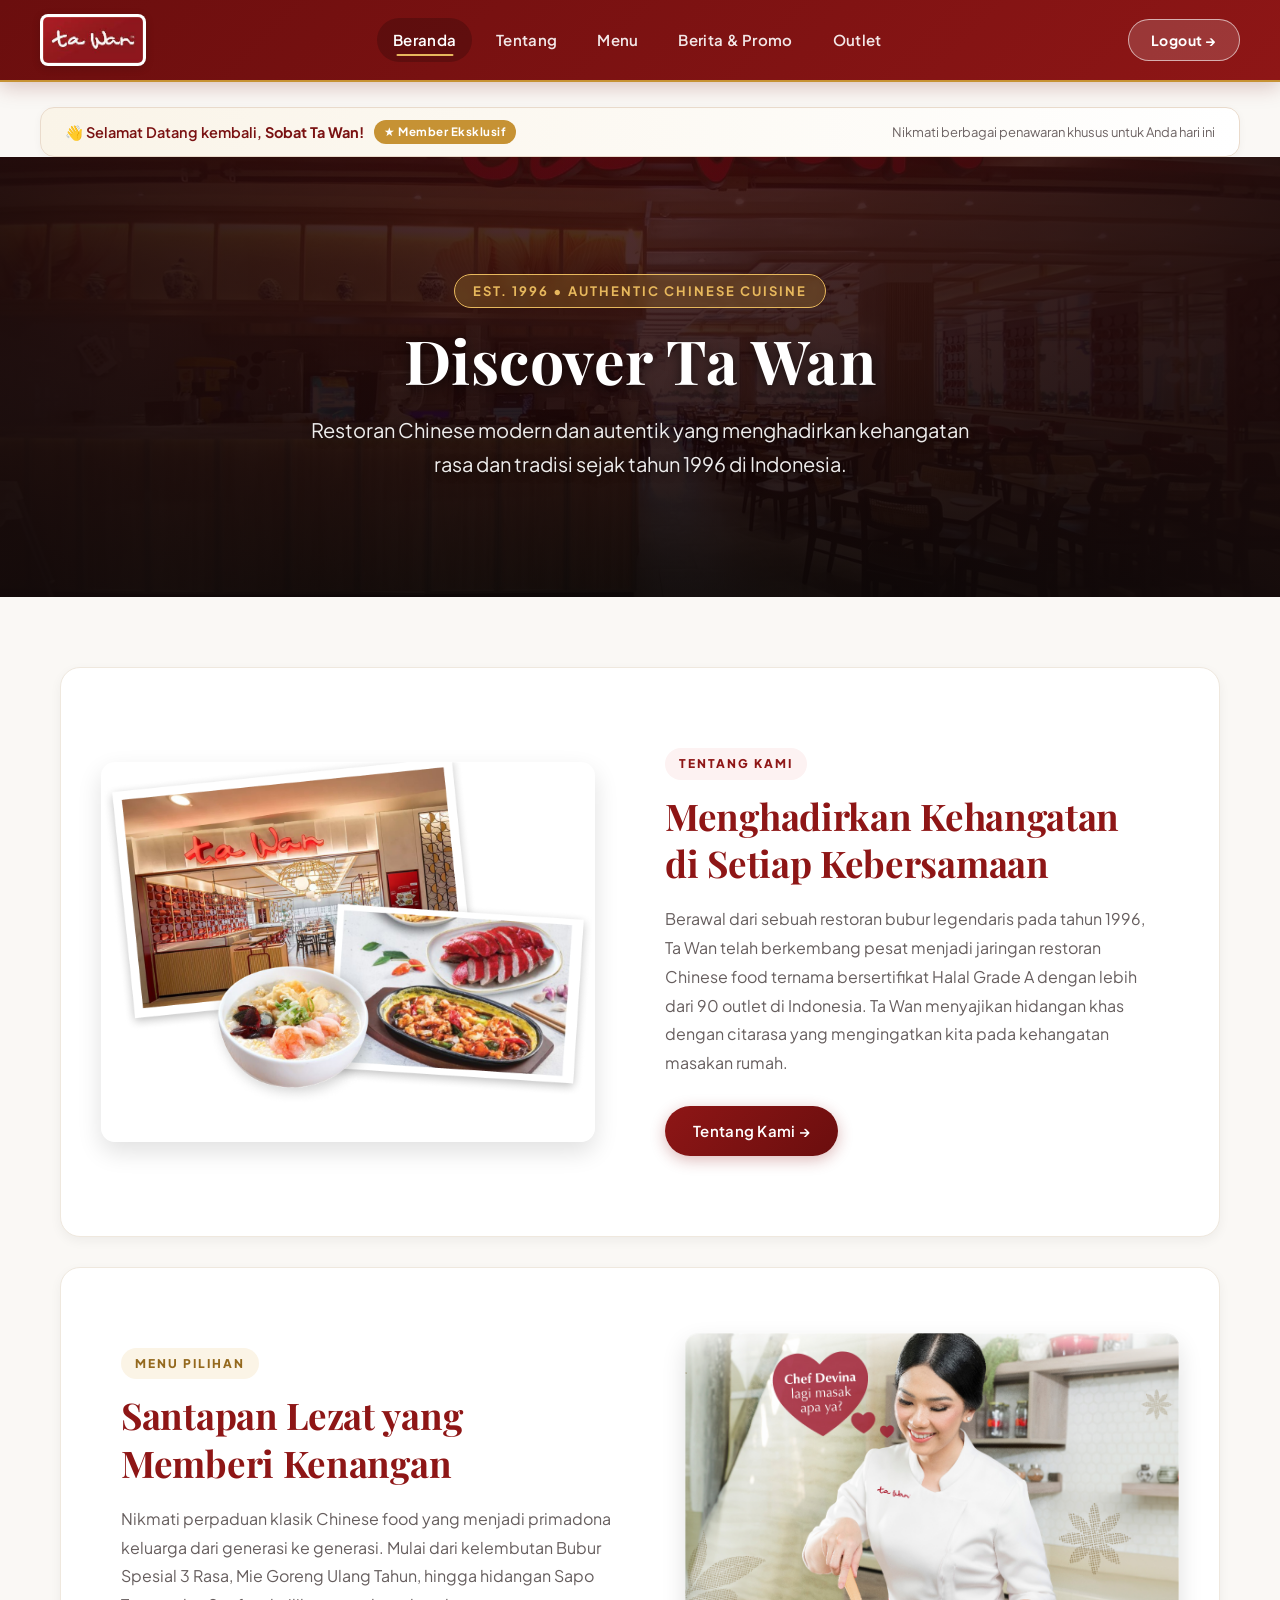
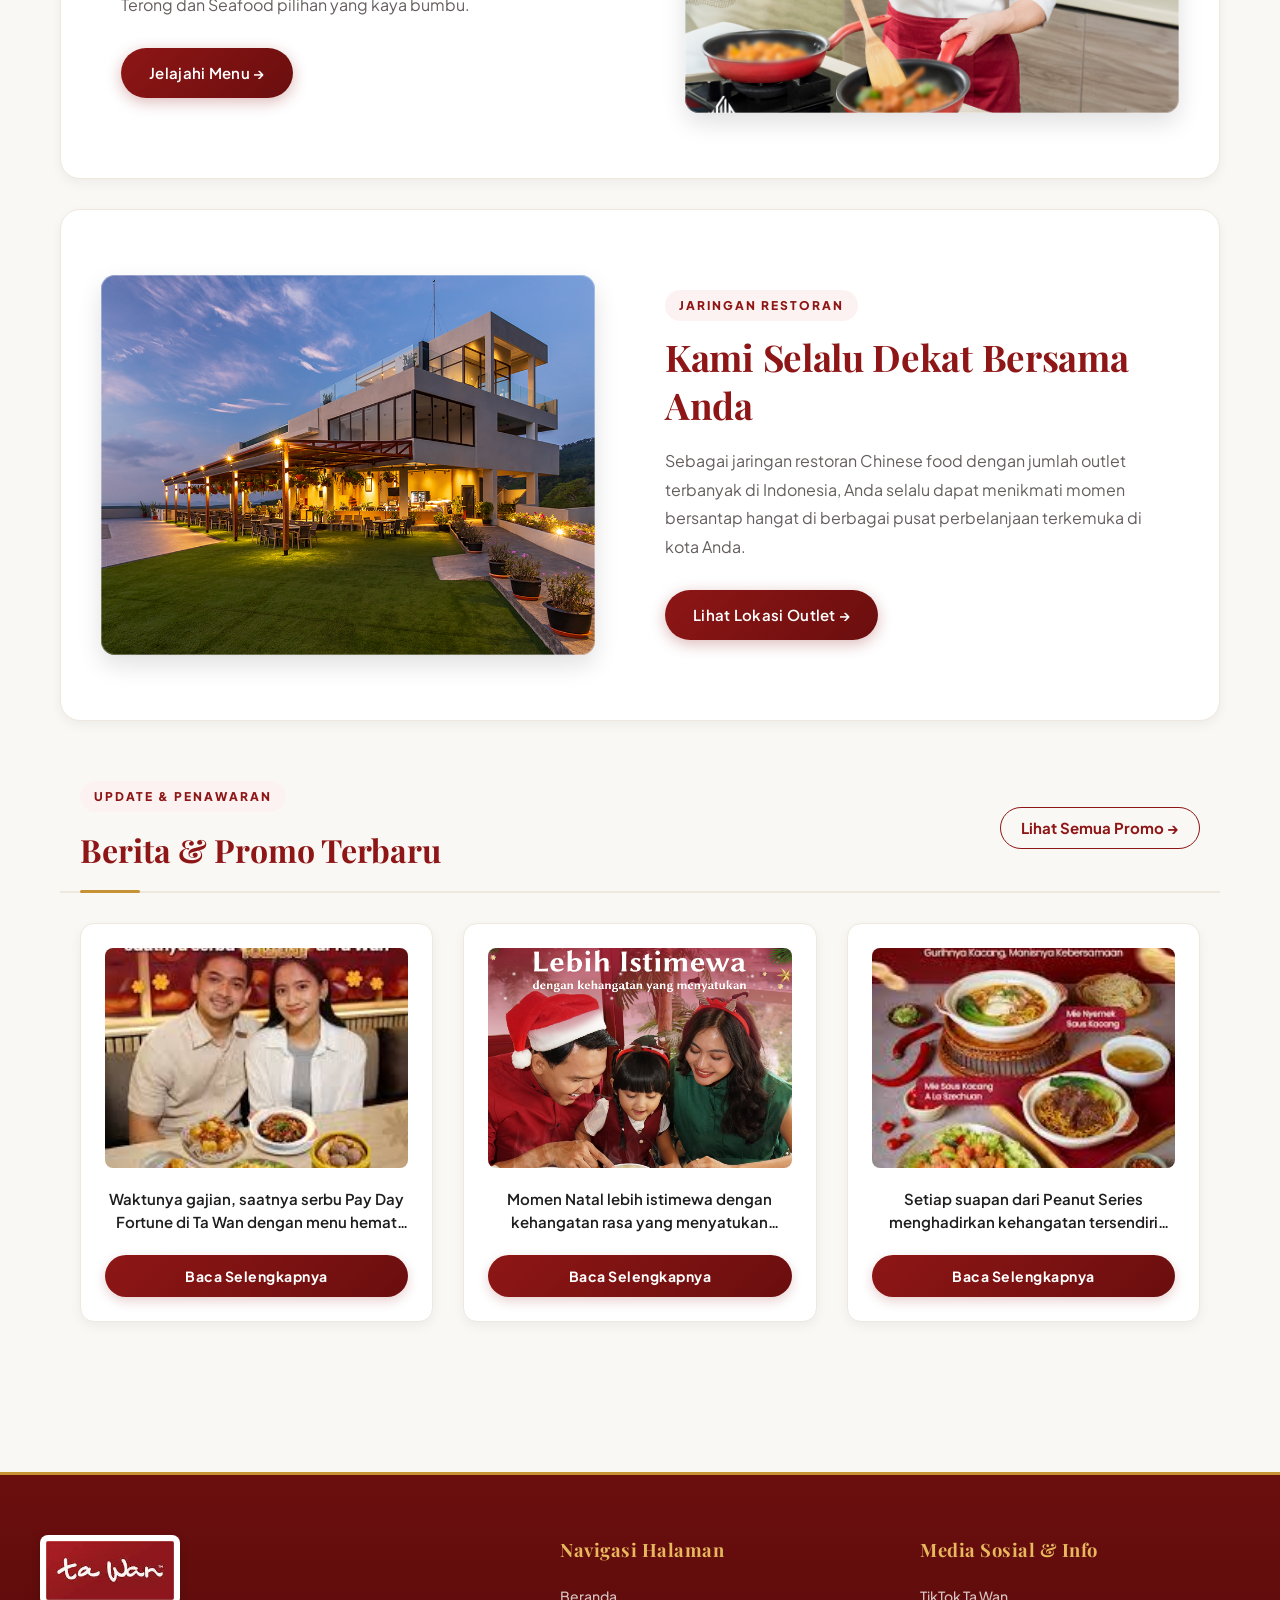
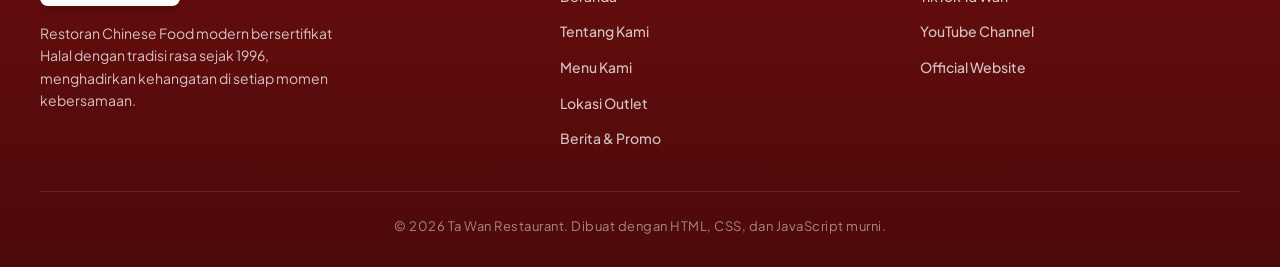
<file: sudah login/home.html>
<!DOCTYPE html>
<html lang="id">
<head>
  <meta charset="UTF-8" />
  <meta name="viewport" content="width=device-width, initial-scale=1.0" />
  <title>Ta Wan Store (Member) - Hangatkan Kebersamaan</title>
  <link rel="stylesheet" href="style.css" />
  <style>
    /* Styling Header Khusus Home */
    header.hero-banner {
      background: linear-gradient(to top, rgba(17, 10, 10, 0.88), rgba(142, 22, 22, 0.65)), 
                  url("Gambar/image copy 10.png");
      background-size: cover;
      background-position: center;
      background-repeat: no-repeat;
      min-height: 440px;
    }

    .member-welcome-bar {
      background: linear-gradient(90deg, #FAF4E8 0%, #FFFFFF 100%);
      border: 1px solid #EADBCC;
      padding: 12px 24px;
      border-radius: var(--radius-md);
      max-width: 1200px;
      margin: 25px auto 0 auto;
      display: flex;
      align-items: center;
      justify-content: space-between;
      box-shadow: 0 2px 8px rgba(0, 0, 0, 0.04);
    }

    .member-welcome-text {
      font-size: 14.5px;
      font-weight: 600;
      color: #7A1212;
      display: flex;
      align-items: center;
      gap: 10px;
    }

    .member-badge-gold {
      background: #C69234;
      color: #FFFFFF;
      font-size: 11.5px;
      font-weight: 700;
      padding: 3px 10px;
      border-radius: var(--radius-full);
      letter-spacing: 0.5px;
    }
  </style>
</head>

<body>
  <!-- Navigasi (Sesi Login Aktif) -->
  <nav>
    <div class="nav-container">
      <a href="home.html" class="nav-logo-link">
        <img src="Gambar/logo.jpg" alt="Logo Ta Wan" />
      </a>
      <ul>
        <li><a href="home.html" class="active">Beranda</a></li>
        <li><a href="../tentang.html">Tentang</a></li>
        <li><a href="../menu.html">Menu</a></li>
        <li><a href="../berita.html">Berita & Promo</a></li>
        <li><a href="../lokasi.html">Outlet</a></li>
      </ul>
      <a href="../login.html" class="nav-btn-logout">Logout &rarr;</a>
    </div>
  </nav>

  <!-- Bar Info Member -->
  <div style="padding: 0 20px;">
    <div class="member-welcome-bar">
      <div class="member-welcome-text">
        <span>👋 Selamat Datang kembali, <strong>Sobat Ta Wan!</strong></span>
        <span class="member-badge-gold">★ Member Eksklusif</span>
      </div>
      <div style="font-size: 13px; color: #6E6464;">
        Nikmati berbagai penawaran khusus untuk Anda hari ini
      </div>
    </div>
  </div>

  <!-- Hero Header -->
  <header class="hero-banner">
    <div class="hero-content">
      <div class="hero-badge">Est. 1996 • Authentic Chinese Cuisine</div>
      <h1>Discover Ta Wan</h1>
      <h3>Restoran Chinese modern dan autentik yang menghadirkan kehangatan rasa dan tradisi sejak tahun 1996 di Indonesia.</h3>
    </div>
  </header>

  <!-- Konten Utama -->
  <main class="main-content">
    <!-- Section 1: Tentang Kami -->
    <section class="section">
      <div class="img-frame">
        <img src="Gambar/tentang.jpg" alt="Suasana Restoran Ta Wan">
      </div>
      <div class="teks">
        <span class="section-tag">Tentang Kami</span>
        <h2>Menghadirkan Kehangatan di Setiap Kebersamaan</h2>
        <p>Berawal dari sebuah restoran bubur legendaris pada tahun 1996, Ta Wan telah berkembang pesat menjadi jaringan restoran Chinese food ternama bersertifikat Halal Grade A dengan lebih dari 90 outlet di Indonesia. Ta Wan menyajikan hidangan khas dengan citarasa yang mengingatkan kita pada kehangatan masakan rumah.</p>
        <a href="../tentang.html">Tentang Kami &rarr;</a>
      </div>
    </section>

    <!-- Section 2: Menu Favorit -->
    <section class="section">
      <div class="img-frame">
        <img src="Gambar/image copy 12.png" alt="Sajian Menu Spesial Ta Wan">
      </div>
      <div class="teks">
        <span class="section-tag gold">Menu Pilihan</span>
        <h2>Santapan Lezat yang Memberi Kenangan</h2>
        <p>Nikmati perpaduan klasik Chinese food yang menjadi primadona keluarga dari generasi ke generasi. Mulai dari kelembutan Bubur Spesial 3 Rasa, Mie Goreng Ulang Tahun, hingga hidangan Sapo Terong dan Seafood pilihan yang kaya bumbu.</p>
        <a href="../menu.html">Jelajahi Menu &rarr;</a>
      </div>
    </section>

    <!-- Section 3: Outlet & Lokasi -->
    <section class="section">
      <div class="img-frame">
        <img src="Gambar/image copy 14.png" alt="Outlet Ta Wan">
      </div>
      <div class="teks">
        <span class="section-tag">Jaringan Restoran</span>
        <h2>Kami Selalu Dekat Bersama Anda</h2>
        <p>Sebagai jaringan restoran Chinese food dengan jumlah outlet terbanyak di Indonesia, Anda selalu dapat menikmati momen bersantap hangat di berbagai pusat perbelanjaan terkemuka di kota Anda.</p>
        <a href="../lokasi.html">Lihat Lokasi Outlet &rarr;</a>
      </div>
    </section>

    <!-- Section Berita & Promo -->
    <div class="b-s">
      <div>
        <span class="section-tag">Update & Penawaran</span>
        <h2>Berita & Promo Terbaru</h2>
      </div>
      <a href="../berita.html">Lihat Semua Promo &rarr;</a>
    </div>

    <!-- Cards Berita -->
    <div class="box">
      <!-- Card 1 -->
      <div class="card">
        <div class="card-img-wrapper">
          <img src="Gambar/gajian.jpeg" alt="Promo Gajian Ta Wan">
        </div>
        <p class="card-desc">Waktunya gajian, saatnya serbu Pay Day Fortune di Ta Wan dengan menu hemat berdua hingga berempat!</p>
        <button type="button" onclick="openModal('popup-home-1')">Baca Selengkapnya</button>
      </div>

      <!-- Card 2 -->
      <div class="card">
        <div class="card-img-wrapper">
          <img src="Gambar/natal.png" alt="Spesial Natal Ta Wan">
        </div>
        <p class="card-desc">Momen Natal lebih istimewa dengan kehangatan rasa yang menyatukan seluruh keluarga tercinta.</p>
        <button type="button" onclick="openModal('popup-home-2')">Baca Selengkapnya</button>
      </div>

      <!-- Card 3 -->
      <div class="card">
        <div class="card-img-wrapper">
          <img src="Gambar/peanut.jpeg" alt="Peanut Series Ta Wan">
        </div>
        <p class="card-desc">Setiap suapan dari Peanut Series menghadirkan kehangatan tersendiri dengan gurihnya saus kacang istimewa.</p>
        <button type="button" onclick="openModal('popup-home-3')">Baca Selengkapnya</button>
      </div>
    </div>
  </main>

  <!-- POPUP MODALS -->
  <!-- Modal 1 -->
  <div class="popup" id="popup-home-1">
    <div class="popup-content">
      <h3>Pay Day Fortune Ta Wan</h3>
      <p>Waktunya gajian, saatnya serbu Pay Day Fortune di Ta Wan! 🥳
      
Rayakan momen gajian dengan memanjakan diri sendiri dan orang-orang tersayang. Tak perlu repot, solusinya ada di Ta Wan!

Dengan memanfaatkan Promo Pay Day Fortune, gajian makin hoki, makan makin hemat. Hadir mulai dari Rp 179.000* sudah termasuk hidangan lauk utama, sayur segar, dan berbagai menu pelengkap. Porsinya pas untuk dinikmati berdua bahkan berempat.</p>
      <button class="close" type="button" onclick="closeModal('popup-home-1')">Tutup Jendela</button>
    </div>
  </div>

  <!-- Modal 2 -->
  <div class="popup" id="popup-home-2">
    <div class="popup-content">
      <h3>Kehangatan Natal di Ta Wan</h3>
      <p>Natal lebih istimewa dengan kehangatan yang menyatukan keluarga. ✨

Di setiap meja, ada cerita yang dibagi. Di setiap hidangan hangat, ada rasa yang mendekatkan. Ta Wan senantiasa siap menemani kebersamaan di hari raya yang penuh suka cita.

Selamat Hari Natal untuk seluruh Sobat Ta Wan yang merayakan!</p>
      <button class="close" type="button" onclick="closeModal('popup-home-2')">Tutup Jendela</button>
    </div>
  </div>

  <!-- Modal 3 -->
  <div class="popup" id="popup-home-3">
    <div class="popup-content">
      <h3>Spesial Peanut Series Ta Wan</h3>
      <p>Setiap suapan dari Peanut Series menghadirkan kehangatan tersendiri dengan gurihnya kacang dan manisnya kebersamaan.

Nikmati pilihan menu spesial:
🍜 Mie Goreng Nyemek Saus Kacang — kuah kental hangat berpadu mi kenyal yang lembut dan mengenyangkan.
🌶️ Mie Goreng Saus Kacang a la Szechuan — sensasi pedas menggigit dengan gurih kacang khas oriental.
🍗 Ayam Saus Kacang Oriental — potongan ayam juicy berbalut saus kacang lembut bercitarasa manis gurih.</p>
      <button class="close" type="button" onclick="closeModal('popup-home-3')">Tutup Jendela</button>
    </div>
  </div>

  <!-- Footer -->
  <footer>
    <div class="footer-container">
      <div class="footer-brand">
        <img src="Gambar/logo.jpg" alt="Logo Ta Wan">
        <p>Restoran Chinese Food modern bersertifikat Halal dengan tradisi rasa sejak 1996, menghadirkan kehangatan di setiap momen kebersamaan.</p>
      </div>

      <div class="footer-col">
        <h4>Navigasi Halaman</h4>
        <ul>
          <li><a href="home.html">Beranda</a></li>
          <li><a href="../tentang.html">Tentang Kami</a></li>
          <li><a href="../menu.html">Menu Kami</a></li>
          <li><a href="../lokasi.html">Lokasi Outlet</a></li>
          <li><a href="../berita.html">Berita & Promo</a></li>
        </ul>
      </div>

      <div class="footer-col">
        <h4>Media Sosial & Info</h4>
        <ul>
          <li><a href="https://www.tiktok.com/@tawanrestaurant.id?_r=1&_t=ZS-93fK8hDZHgv" target="_blank" rel="noopener">TikTok Ta Wan</a></li>
          <li><a href="https://youtube.com/@tawanrestaurant?si=plVAySytzFN2A_2t" target="_blank" rel="noopener">YouTube Channel</a></li>
          <li><a href="https://share.google/8XZzWOHXrTtc4MLb2" target="_blank" rel="noopener">Official Website</a></li>
        </ul>
      </div>
    </div>

    <div class="footer-bottom">
      &copy; 2026 Ta Wan Restaurant. Dibuat dengan HTML, CSS, dan JavaScript murni.
    </div>
  </footer>

  <!-- Interaktif Script Modal Popup -->
  <script>
    function openModal(id) {
      var modal = document.getElementById(id);
      if (modal) {
        modal.classList.add("show");
      }
    }

    function closeModal(id) {
      var modal = document.getElementById(id);
      if (modal) {
        modal.classList.remove("show");
      }
    }

    function openPopup() {
      openModal("popup-home-1");
    }

    function closePopup() {
      var popups = document.querySelectorAll(".popup");
      popups.forEach(function(p) {
        p.classList.remove("show");
      });
    }

    window.addEventListener("click", function(event) {
      if (event.target.classList.contains("popup")) {
        event.target.classList.remove("show");
      }
    });

    window.addEventListener("keydown", function(event) {
      if (event.key === "Escape") {
        closePopup();
      }
    });
  </script>
</body>
</html>
</file>
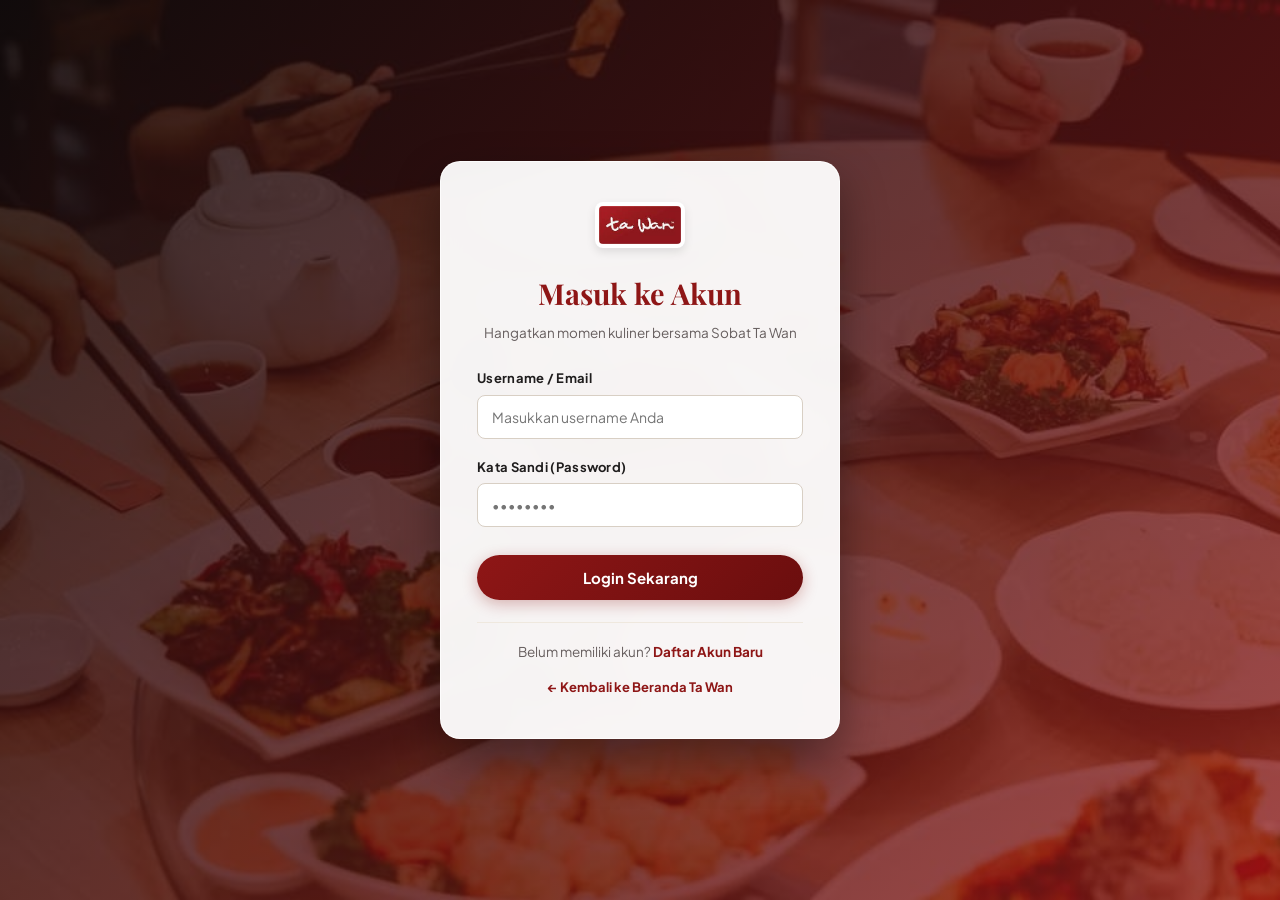
<file: sudah login/login.html>
<!DOCTYPE html>
<html lang="id">
<head>
  <meta charset="UTF-8" />
  <meta name="viewport" content="width=device-width, initial-scale=1.0" />
  <title>Login Member - Ta Wan Restaurant</title>
  <link rel="stylesheet" href="style.css" />
  <style>
    body {
      min-height: 100vh;
      display: flex;
      justify-content: center;
      align-items: center;
      background: linear-gradient(135deg, rgba(17, 10, 10, 0.85) 0%, rgba(142, 22, 22, 0.75) 100%),
                  url("Gambar/image copy 11.png");
      background-size: cover;
      background-position: center;
      padding: 24px;
    }

    .auth-card {
      background: rgba(255, 255, 255, 0.95);
      backdrop-filter: blur(12px);
      border-radius: var(--radius-lg);
      padding: 40px 36px;
      width: 100%;
      max-width: 400px;
      box-shadow: 0 20px 45px rgba(0, 0, 0, 0.4);
      border: 1px solid rgba(255, 255, 255, 0.8);
      text-align: center;
      transition: var(--transition);
      animation: fadeInScale 0.45s ease-out;
    }

    @keyframes fadeInScale {
      from {
        opacity: 0;
        transform: translateY(15px) scale(0.96);
      }
      to {
        opacity: 1;
        transform: translateY(0) scale(1);
      }
    }

    .auth-logo {
      width: 90px;
      height: auto;
      border-radius: var(--radius-sm);
      margin-bottom: 16px;
      background: #FFFFFF;
      padding: 4px;
      box-shadow: 0 4px 10px rgba(0, 0, 0, 0.1);
    }

    .auth-card h2 {
      font-family: 'Playfair Display', Georgia, serif;
      color: var(--primary);
      font-size: 1.8rem;
      font-weight: 700;
      margin-bottom: 6px;
    }

    .auth-subtitle {
      font-size: 13.5px;
      color: var(--text-muted);
      margin-bottom: 24px;
    }

    .form-group {
      text-align: left;
      margin-bottom: 18px;
    }

    .form-group label {
      display: block;
      font-size: 13px;
      font-weight: 700;
      color: var(--text-dark);
      margin-bottom: 6px;
      letter-spacing: 0.3px;
    }

    .form-group input {
      width: 100%;
      padding: 12px 14px;
      border-radius: var(--radius-sm);
      border: 1.5px solid #D8CFC4;
      font-size: 14px;
      color: var(--text-dark);
      background: #FFFFFF;
      outline: none;
      transition: var(--transition);
      box-sizing: border-box;
    }

    .form-group input:focus {
      border-color: var(--primary);
      box-shadow: 0 0 0 3px rgba(142, 22, 22, 0.15);
    }

    .btn-submit {
      width: 100%;
      padding: 13px;
      margin-top: 10px;
      background: linear-gradient(135deg, var(--primary) 0%, var(--primary-dark) 100%);
      border: none;
      color: #FFFFFF;
      font-size: 15px;
      font-weight: 700;
      border-radius: var(--radius-full);
      cursor: pointer;
      box-shadow: 0 4px 15px rgba(142, 22, 22, 0.3);
      transition: var(--transition);
    }

    .btn-submit:hover {
      background: linear-gradient(135deg, var(--primary-light) 0%, var(--primary) 100%);
      transform: translateY(-2px);
      box-shadow: 0 6px 18px rgba(142, 22, 22, 0.45);
    }

    .auth-footer {
      margin-top: 22px;
      font-size: 13.5px;
      color: var(--text-muted);
      border-top: 1px solid var(--border-color);
      padding-top: 18px;
    }

    .auth-footer a {
      color: var(--primary);
      text-decoration: none;
      font-weight: 700;
      transition: var(--transition);
    }

    .auth-footer a:hover {
      color: var(--primary-dark);
      text-decoration: underline;
    }

    .back-home {
      display: inline-block;
      margin-top: 14px;
      font-size: 13px;
      color: #635A5A;
      text-decoration: none;
      transition: var(--transition);
    }

    .back-home:hover {
      color: var(--primary);
    }
  </style>
</head>
<body>

  <div class="auth-card">
    <a href="home.html">
      <img src="Gambar/logo.jpg" alt="Logo Ta Wan" class="auth-logo">
    </a>
    <h2>Masuk ke Akun</h2>
    <p class="auth-subtitle">Hangatkan momen kuliner bersama Sobat Ta Wan</p>

    <form action="home.html" method="get">
      <div class="form-group">
        <label for="username">Username / Email</label>
        <input type="text" id="username" name="username" placeholder="Masukkan username Anda" required>
      </div>

      <div class="form-group">
        <label for="password">Kata Sandi (Password)</label>
        <input type="password" id="password" name="password" placeholder="••••••••" required>
      </div>

      <button type="submit" class="btn-submit">Login Sekarang</button>
    </form>

    <div class="auth-footer">
      <p>Belum memiliki akun? <a href="registrasi.html">Daftar Akun Baru</a></p>
      <a href="../home.html" class="back-home">&larr; Kembali ke Beranda Ta Wan</a>
    </div>
  </div>

</body>
</html>
</file>
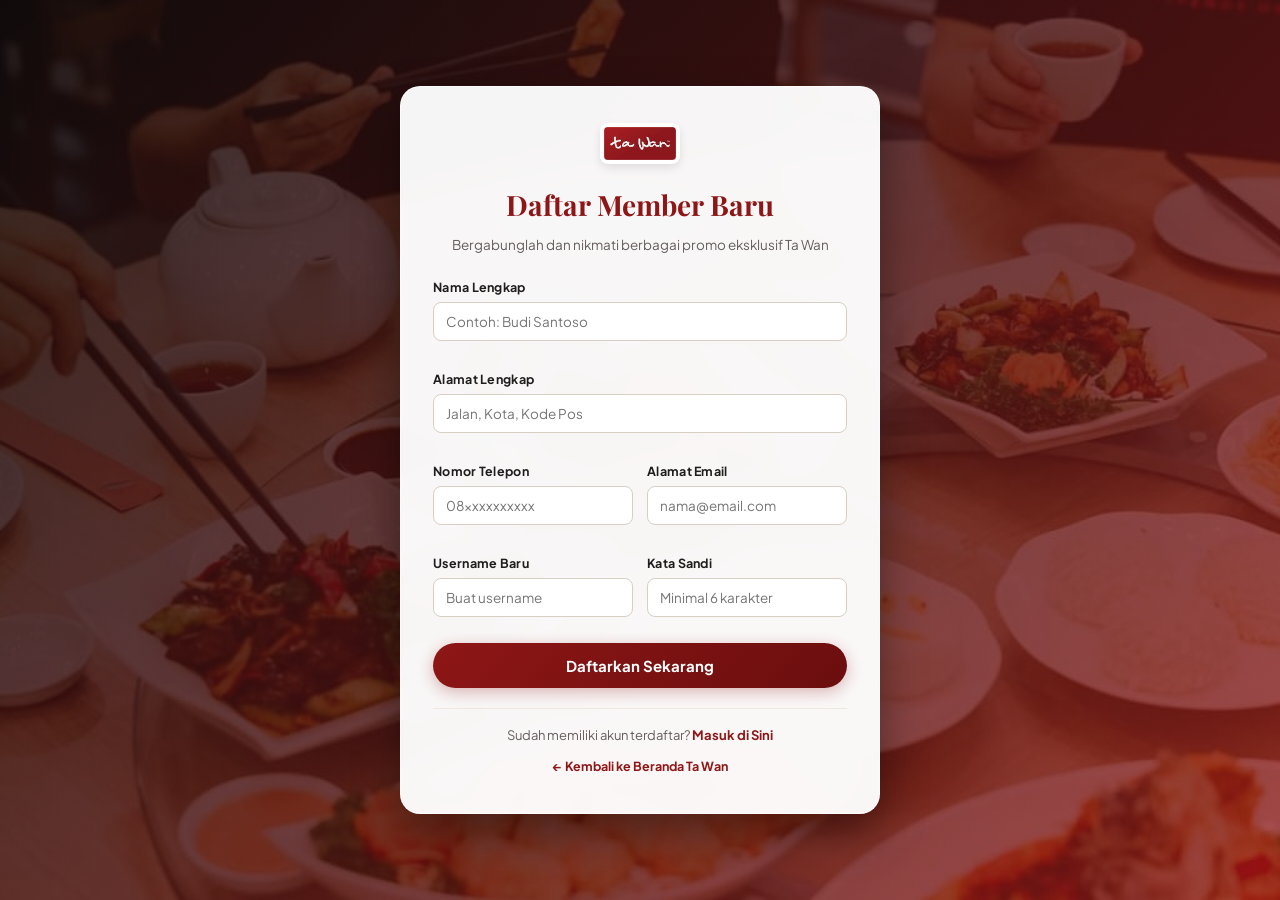
<file: sudah login/registrasi.html>
<!DOCTYPE html>
<html lang="id">
<head>
  <meta charset="UTF-8" />
  <meta name="viewport" content="width=device-width, initial-scale=1.0" />
  <title>Registrasi Member - Ta Wan Restaurant</title>
  <link rel="stylesheet" href="style.css" />
  <style>
    body {
      min-height: 100vh;
      display: flex;
      justify-content: center;
      align-items: center;
      background: linear-gradient(135deg, rgba(17, 10, 10, 0.85) 0%, rgba(142, 22, 22, 0.75) 100%),
                  url("Gambar/image copy 11.png");
      background-size: cover;
      background-position: center;
      padding: 30px 20px;
    }

    .auth-card {
      background: rgba(255, 255, 255, 0.96);
      backdrop-filter: blur(12px);
      border-radius: var(--radius-lg);
      padding: 36px 32px;
      width: 100%;
      max-width: 480px;
      box-shadow: 0 20px 45px rgba(0, 0, 0, 0.4);
      border: 1px solid rgba(255, 255, 255, 0.8);
      text-align: center;
      transition: var(--transition);
      animation: fadeInScale 0.45s ease-out;
    }

    @keyframes fadeInScale {
      from {
        opacity: 0;
        transform: translateY(15px) scale(0.96);
      }
      to {
        opacity: 1;
        transform: translateY(0) scale(1);
      }
    }

    .auth-logo {
      width: 80px;
      height: auto;
      border-radius: var(--radius-sm);
      margin-bottom: 12px;
      background: #FFFFFF;
      padding: 4px;
      box-shadow: 0 4px 10px rgba(0, 0, 0, 0.1);
    }

    .auth-card h2 {
      font-family: 'Playfair Display', Georgia, serif;
      color: var(--primary);
      font-size: 1.75rem;
      font-weight: 700;
      margin-bottom: 6px;
    }

    .auth-subtitle {
      font-size: 13.5px;
      color: var(--text-muted);
      margin-bottom: 22px;
    }

    .form-grid {
      display: grid;
      grid-template-columns: 1fr 1fr;
      gap: 14px;
    }

    .form-group {
      text-align: left;
      margin-bottom: 14px;
    }

    .form-group.full {
      grid-column: span 2;
    }

    .form-group label {
      display: block;
      font-size: 12.5px;
      font-weight: 700;
      color: var(--text-dark);
      margin-bottom: 5px;
      letter-spacing: 0.3px;
    }

    .form-group input {
      width: 100%;
      padding: 10px 12px;
      border-radius: var(--radius-sm);
      border: 1.5px solid #D8CFC4;
      font-size: 13.5px;
      color: var(--text-dark);
      background: #FFFFFF;
      outline: none;
      transition: var(--transition);
      box-sizing: border-box;
    }

    .form-group input:focus {
      border-color: var(--primary);
      box-shadow: 0 0 0 3px rgba(142, 22, 22, 0.15);
    }

    .btn-submit {
      width: 100%;
      padding: 13px;
      margin-top: 12px;
      background: linear-gradient(135deg, var(--primary) 0%, var(--primary-dark) 100%);
      border: none;
      color: #FFFFFF;
      font-size: 15px;
      font-weight: 700;
      border-radius: var(--radius-full);
      cursor: pointer;
      box-shadow: 0 4px 15px rgba(142, 22, 22, 0.3);
      transition: var(--transition);
    }

    .btn-submit:hover {
      background: linear-gradient(135deg, var(--primary-light) 0%, var(--primary) 100%);
      transform: translateY(-2px);
      box-shadow: 0 6px 18px rgba(142, 22, 22, 0.45);
    }

    .auth-footer {
      margin-top: 20px;
      font-size: 13px;
      color: var(--text-muted);
      border-top: 1px solid var(--border-color);
      padding-top: 16px;
    }

    .auth-footer a {
      color: var(--primary);
      text-decoration: none;
      font-weight: 700;
      transition: var(--transition);
    }

    .auth-footer a:hover {
      color: var(--primary-dark);
      text-decoration: underline;
    }

    .back-home {
      display: inline-block;
      margin-top: 10px;
      font-size: 12.5px;
      color: #635A5A;
      text-decoration: none;
      transition: var(--transition);
    }

    .back-home:hover {
      color: var(--primary);
    }

    @media (max-width: 500px) {
      .form-grid {
        grid-template-columns: 1fr;
      }
      .form-group.full {
        grid-column: span 1;
      }
    }
  </style>
</head>
<body>

  <div class="auth-card">
    <a href="home.html">
      <img src="Gambar/logo.jpg" alt="Logo Ta Wan" class="auth-logo">
    </a>
    <h2>Daftar Member Baru</h2>
    <p class="auth-subtitle">Bergabunglah dan nikmati berbagai promo eksklusif Ta Wan</p>

    <form action="login.html" method="get">
      <div class="form-grid">
        <div class="form-group full">
          <label for="nama">Nama Lengkap</label>
          <input type="text" id="nama" name="nama" placeholder="Contoh: Budi Santoso" required>
        </div>

        <div class="form-group full">
          <label for="alamat">Alamat Lengkap</label>
          <input type="text" id="alamat" name="alamat" placeholder="Jalan, Kota, Kode Pos" required>
        </div>

        <div class="form-group">
          <label for="telepon">Nomor Telepon</label>
          <input type="tel" id="telepon" name="telepon" placeholder="08xxxxxxxxxx" required>
        </div>

        <div class="form-group">
          <label for="email">Alamat Email</label>
          <input type="email" id="email" name="email" placeholder="nama@email.com" required>
        </div>

        <div class="form-group">
          <label for="username">Username Baru</label>
          <input type="text" id="username" name="username" placeholder="Buat username" required>
        </div>

        <div class="form-group">
          <label for="password">Kata Sandi</label>
          <input type="password" id="password" name="password" placeholder="Minimal 6 karakter" required>
        </div>
      </div>

      <button type="submit" class="btn-submit">Daftarkan Sekarang</button>
    </form>

    <div class="auth-footer">
      <p>Sudah memiliki akun terdaftar? <a href="login.html">Masuk di Sini</a></p>
      <a href="../home.html" class="back-home">&larr; Kembali ke Beranda Ta Wan</a>
    </div>
  </div>

</body>
</html>
</file>
<file: style.css>
@import url('https://fonts.googleapis.com/css2?family=Plus+Jakarta+Sans:wght@300;400;500;600;700;800&family=Playfair+Display:ital,wght@0,600;0,700;1,600&display=swap');

:root {
  --primary: #8E1616;
  --primary-dark: #6B0E0E;
  --primary-light: #A82424;
  --primary-subtle: #FDF2F2;
  --accent-gold: #C69234;
  --accent-gold-light: #E7B85D;
  --accent-gold-soft: #FBF4E6;
  --text-dark: #1F1D1D;
  --text-muted: #665E5E;
  --text-light: #FFFFFF;
  --bg-warm: #FAF8F5;
  --bg-card: #FFFFFF;
  --border-color: #EFE8DE;
  --shadow-sm: 0 4px 12px rgba(0, 0, 0, 0.05);
  --shadow-md: 0 8px 24px rgba(142, 22, 22, 0.08);
  --shadow-lg: 0 16px 36px rgba(142, 22, 22, 0.14);
  --radius-sm: 8px;
  --radius-md: 14px;
  --radius-lg: 20px;
  --radius-full: 9999px;
  --transition: all 0.35s cubic-bezier(0.25, 0.8, 0.25, 1);
}

* {
  margin: 0;
  padding: 0;
  box-sizing: border-box;
  font-family: 'Plus Jakarta Sans', system-ui, -apple-system, BlinkMacSystemFont, 'Segoe UI', Roboto, Arial, sans-serif;
}

html {
  scroll-behavior: smooth;
}

body {
  background-color: var(--bg-warm);
  color: var(--text-dark);
  line-height: 1.6;
  overflow-x: hidden;
}

/* ==========================================
   NAVBAR
   ========================================== */
nav {
  position: sticky;
  top: 0;
  z-index: 1000;
  background: linear-gradient(135deg, var(--primary-dark) 0%, var(--primary) 100%);
  padding: 0 40px;
  box-shadow: 0 4px 20px rgba(107, 14, 14, 0.25);
  border-bottom: 2px solid var(--accent-gold);
}

.nav-container {
  max-width: 1240px;
  margin: 0 auto;
  height: 80px;
  display: flex;
  justify-content: space-between;
  align-items: center;
}

.nav-logo-link {
  display: flex;
  align-items: center;
  text-decoration: none;
  gap: 12px;
}

.nav-container img {
  height: 52px;
  width: auto;
  border-radius: var(--radius-sm);
  background: #fff;
  padding: 3px;
  box-shadow: 0 2px 8px rgba(0, 0, 0, 0.15);
  transition: var(--transition);
}

.nav-container img:hover {
  transform: scale(1.05) rotate(-1deg);
}

nav ul {
  list-style: none;
  display: flex;
  align-items: center;
  gap: 8px;
}

nav ul li a {
  position: relative;
  color: rgba(255, 255, 255, 0.9);
  font-size: 15px;
  font-weight: 600;
  text-decoration: none;
  padding: 10px 16px;
  border-radius: var(--radius-full);
  letter-spacing: 0.3px;
  transition: var(--transition);
  display: inline-block;
}

nav ul li a::after {
  content: '';
  position: absolute;
  bottom: 6px;
  left: 50%;
  width: 0;
  height: 2px;
  background-color: var(--accent-gold-light);
  transition: var(--transition);
  transform: translateX(-50%);
  border-radius: 2px;
}

nav ul li a:hover {
  color: #FFFFFF;
  background-color: rgba(255, 255, 255, 0.12);
}

nav ul li a:hover::after {
  width: 60%;
}

nav ul li a.active {
  color: #FFFFFF;
  background-color: rgba(0, 0, 0, 0.2);
}

nav ul li a.active::after {
  width: 60%;
}

/* Nav Action Button */
.nav-btn {
  display: inline-flex;
  align-items: center;
  justify-content: center;
  text-decoration: none;
  background: linear-gradient(135deg, var(--accent-gold) 0%, #B88328 100%);
  color: #FFFFFF !important;
  font-size: 14px;
  font-weight: 700;
  letter-spacing: 0.5px;
  padding: 10px 24px;
  border-radius: var(--radius-full);
  box-shadow: 0 4px 14px rgba(198, 146, 52, 0.35);
  border: 1px solid rgba(255, 255, 255, 0.25);
  cursor: pointer;
  transition: var(--transition);
}

.nav-btn:hover {
  background: linear-gradient(135deg, #d6a143 0%, var(--accent-gold) 100%);
  transform: translateY(-2px);
  box-shadow: 0 6px 18px rgba(198, 146, 52, 0.5);
  color: #FFFFFF;
}

/* Compatibility helper for original div>button>a markup */
div > button {
  background: transparent;
  border: none;
  padding: 0;
  cursor: pointer;
}

div > button > a {
  display: inline-flex;
  align-items: center;
  justify-content: center;
  text-decoration: none;
  background: linear-gradient(135deg, var(--accent-gold) 0%, #B88328 100%);
  color: #FFFFFF;
  font-size: 14px;
  font-weight: 700;
  padding: 10px 24px;
  border-radius: var(--radius-full);
  box-shadow: 0 4px 14px rgba(198, 146, 52, 0.35);
  border: 1px solid rgba(255, 255, 255, 0.25);
  cursor: pointer;
  transition: var(--transition);
}

div > button > a:hover {
  background: linear-gradient(135deg, #d6a143 0%, var(--accent-gold) 100%);
  transform: translateY(-2px);
  box-shadow: 0 6px 18px rgba(198, 146, 52, 0.5);
  color: #FFFFFF;
}

/* ==========================================
   HERO BANNER
   ========================================== */
header.hero-banner {
  position: relative;
  min-height: 440px;
  display: flex;
  flex-direction: column;
  justify-content: center;
  align-items: center;
  text-align: center;
  padding: 60px 24px;
  color: var(--text-light);
  overflow: hidden;
}

header.hero-banner::before {
  content: '';
  position: absolute;
  inset: 0;
  background: radial-gradient(circle at center, rgba(0, 0, 0, 0.45) 0%, rgba(20, 10, 10, 0.85) 100%);
  z-index: 1;
}

.hero-content {
  position: relative;
  z-index: 2;
  max-width: 820px;
}

.hero-badge {
  display: inline-flex;
  align-items: center;
  gap: 8px;
  background: rgba(198, 146, 52, 0.25);
  border: 1px solid var(--accent-gold-light);
  color: var(--accent-gold-light);
  padding: 6px 18px;
  border-radius: var(--radius-full);
  font-size: 13px;
  font-weight: 700;
  letter-spacing: 2px;
  text-transform: uppercase;
  margin-bottom: 16px;
  backdrop-filter: blur(4px);
}

.hero-banner h1 {
  font-family: 'Playfair Display', Georgia, serif;
  font-size: clamp(2.4rem, 5vw, 3.8rem);
  font-weight: 700;
  color: #FFFFFF;
  margin-bottom: 16px;
  line-height: 1.2;
  text-shadow: 0 3px 12px rgba(0, 0, 0, 0.6);
  letter-spacing: 0.5px;
}

.hero-banner h3,
.hero-banner p {
  font-size: clamp(1rem, 2vw, 1.25rem);
  color: rgba(255, 255, 255, 0.92);
  font-weight: 400;
  max-width: 680px;
  margin: 0 auto;
  line-height: 1.7;
  text-shadow: 0 2px 8px rgba(0, 0, 0, 0.5);
}

.hero-banner span {
  color: var(--accent-gold-light);
  font-weight: 600;
}

/* ==========================================
   BADGES & SECTION TITLES
   ========================================== */
.section-tag {
  display: inline-block;
  font-size: 12px;
  font-weight: 800;
  text-transform: uppercase;
  letter-spacing: 2px;
  color: var(--primary);
  background-color: var(--primary-subtle);
  padding: 6px 14px;
  border-radius: var(--radius-full);
  margin-bottom: 12px;
}

.section-tag.gold {
  color: #94691E;
  background-color: var(--accent-gold-soft);
}

/* ==========================================
   SECTIONS & LAYOUT (Home / Tentang)
   ========================================== */
.main-content {
  max-width: 1200px;
  margin: 0 auto;
  padding: 40px 20px;
}

.section {
  display: flex;
  justify-content: center;
  align-items: center;
  gap: 50px;
  padding: 60px 40px;
  margin: 30px auto;
  max-width: 1200px;
  background: var(--bg-card);
  border-radius: var(--radius-lg);
  box-shadow: var(--shadow-sm);
  border: 1px solid var(--border-color);
  transition: var(--transition);
}

.section:hover {
  box-shadow: var(--shadow-md);
  border-color: #E2D7C8;
}

.section:nth-child(even) {
  flex-direction: row-reverse;
}

.section .img-frame {
  flex: 1;
  max-width: 520px;
  height: 380px;
  border-radius: var(--radius-md);
  overflow: hidden;
  box-shadow: 0 10px 25px rgba(0, 0, 0, 0.12);
  position: relative;
}

.section .img-frame::after {
  content: '';
  position: absolute;
  inset: 0;
  border-radius: var(--radius-md);
  box-shadow: inset 0 0 0 1px rgba(255, 255, 255, 0.3);
  pointer-events: none;
}

.section img {
  width: 100%;
  height: 100%;
  object-fit: cover;
  display: block;
  transition: transform 0.6s cubic-bezier(0.25, 0.8, 0.25, 1);
}

.section:hover img {
  transform: scale(1.06);
}

.section .teks {
  flex: 1;
  padding: 20px;
  text-align: left;
}

.section .teks h2 {
  font-family: 'Playfair Display', Georgia, serif;
  color: var(--primary);
  font-size: clamp(1.8rem, 3vw, 2.3rem);
  font-weight: 700;
  line-height: 1.3;
  margin-bottom: 18px;
  letter-spacing: -0.3px;
}

.section .teks p {
  font-size: 16px;
  color: var(--text-muted);
  line-height: 1.8;
  margin-bottom: 28px;
}

/* Elegant CTA Buttons */
.btn-primary,
.section .teks a {
  display: inline-flex;
  align-items: center;
  gap: 10px;
  background: linear-gradient(135deg, var(--primary) 0%, var(--primary-dark) 100%);
  color: #FFFFFF !important;
  font-size: 15px;
  font-weight: 600;
  letter-spacing: 0.3px;
  text-decoration: none;
  padding: 13px 28px;
  border-radius: var(--radius-full);
  box-shadow: 0 4px 15px rgba(142, 22, 22, 0.3);
  transition: var(--transition);
  border: none;
  cursor: pointer;
}

.btn-primary:hover,
.section .teks a:hover {
  background: linear-gradient(135deg, var(--primary-light) 0%, var(--primary) 100%);
  transform: translateY(-3px);
  box-shadow: 0 8px 24px rgba(142, 22, 22, 0.45);
}

/* Section Header Bar (e.g. Berita & Promo in Home) */
.b-s {
  max-width: 1200px;
  margin: 60px auto 30px auto;
  padding: 0 20px;
  display: flex;
  justify-content: space-between;
  align-items: center;
  border-bottom: 2px solid var(--border-color);
  padding-bottom: 16px;
}

.b-s h2 {
  font-family: 'Playfair Display', Georgia, serif;
  color: var(--primary);
  font-size: 2rem;
  font-weight: 700;
  margin: 0;
  position: relative;
}

.b-s h2::after {
  content: '';
  position: absolute;
  bottom: -18px;
  left: 0;
  width: 60px;
  height: 3px;
  background-color: var(--accent-gold);
  border-radius: 2px;
}

.b-s > a {
  display: inline-flex;
  align-items: center;
  gap: 8px;
  background-color: transparent;
  color: var(--primary) !important;
  font-size: 15px;
  font-weight: 700;
  text-decoration: none;
  padding: 8px 20px;
  border-radius: var(--radius-full);
  border: 1.5px solid var(--primary);
  transition: var(--transition);
}

.b-s > a:hover {
  background-color: var(--primary);
  color: #FFFFFF !important;
  transform: translateX(4px);
  box-shadow: 0 4px 12px rgba(142, 22, 22, 0.25);
}

/* ==========================================
   CARDS & GRIDS (Berita, Promo, Home Grid)
   ========================================== */
.box,
.news-grid {
  display: grid;
  grid-template-columns: repeat(auto-fit, minmax(320px, 1fr));
  gap: 30px;
  max-width: 1200px;
  margin: 0 auto 50px auto;
  padding: 0 20px;
}

.card {
  background: var(--bg-card);
  border-radius: var(--radius-md);
  box-shadow: var(--shadow-sm);
  border: 1px solid var(--border-color);
  padding: 24px;
  display: flex;
  flex-direction: column;
  align-items: center;
  text-align: center;
  transition: var(--transition);
  position: relative;
  overflow: hidden;
}

.card::before {
  content: '';
  position: absolute;
  top: 0;
  left: 0;
  right: 0;
  height: 4px;
  background: linear-gradient(90deg, var(--accent-gold) 0%, var(--primary) 100%);
  opacity: 0;
  transition: var(--transition);
}

.card:hover {
  transform: translateY(-8px);
  box-shadow: var(--shadow-lg);
  border-color: #E6D0D0;
}

.card:hover::before {
  opacity: 1;
}

.card-img-wrapper {
  width: 100%;
  height: 220px;
  border-radius: var(--radius-sm);
  overflow: hidden;
  margin-bottom: 20px;
  background-color: #F0ECE4;
}

.card img {
  width: 100%;
  height: 100%;
  object-fit: cover;
  transition: transform 0.5s ease;
}

.card:hover img {
  transform: scale(1.08);
}

.card p,
.card .card-desc {
  font-size: 15px;
  font-weight: 600;
  color: var(--text-dark);
  line-height: 1.5;
  margin-bottom: 22px;
  flex-grow: 1;
  display: -webkit-box;
  -webkit-line-clamp: 2;
  -webkit-box-orient: vertical;
  overflow: hidden;
}

.card button,
.btn-card {
  width: 100%;
  padding: 12px 20px;
  border: none;
  background: linear-gradient(135deg, var(--primary) 0%, var(--primary-dark) 100%);
  color: #FFFFFF;
  font-size: 14px;
  font-weight: 700;
  letter-spacing: 0.5px;
  border-radius: var(--radius-full);
  cursor: pointer;
  transition: var(--transition);
  display: inline-flex;
  justify-content: center;
  align-items: center;
  gap: 8px;
  box-shadow: 0 4px 12px rgba(142, 22, 22, 0.2);
}

.card button:hover,
.btn-card:hover {
  background: linear-gradient(135deg, var(--primary-light) 0%, var(--primary) 100%);
  transform: translateY(-2px);
  box-shadow: 0 6px 16px rgba(142, 22, 22, 0.35);
}

/* ==========================================
   POPUP MODAL (Clean, Smooth, Accessible)
   ========================================== */
.popup {
  display: none;
  position: fixed;
  inset: 0;
  width: 100%;
  height: 100%;
  background: rgba(18, 12, 12, 0.7);
  backdrop-filter: blur(5px);
  justify-content: center;
  align-items: center;
  z-index: 9999;
  padding: 20px;
  opacity: 0;
  transition: opacity 0.3s ease;
}

.popup.show {
  display: flex;
  opacity: 1;
}

.popup-content {
  background: #FFFFFF;
  padding: 36px 32px;
  border-radius: var(--radius-lg);
  max-width: 500px;
  width: 100%;
  text-align: left;
  box-shadow: 0 24px 48px rgba(0, 0, 0, 0.3);
  position: relative;
  transform: translateY(20px) scale(0.97);
  transition: transform 0.35s cubic-bezier(0.25, 0.8, 0.25, 1);
  border: 1px solid var(--border-color);
  max-height: 90vh;
  overflow-y: auto;
}

.popup.show .popup-content {
  transform: translateY(0) scale(1);
}

.popup-content h3 {
  font-family: 'Playfair Display', Georgia, serif;
  color: var(--primary);
  font-size: 1.45rem;
  font-weight: 700;
  margin-bottom: 16px;
  line-height: 1.4;
  border-bottom: 2px solid var(--accent-gold-soft);
  padding-bottom: 12px;
}

.popup-content p {
  font-size: 14.5px;
  color: #4D4545;
  line-height: 1.75;
  margin-bottom: 24px;
  white-space: pre-line;
}

.popup-content .close {
  display: block;
  width: 100%;
  padding: 12px 20px;
  border: none;
  background: linear-gradient(135deg, var(--primary) 0%, var(--primary-dark) 100%);
  color: #FFFFFF;
  font-size: 14px;
  font-weight: 700;
  border-radius: var(--radius-full);
  cursor: pointer;
  transition: var(--transition);
  text-align: center;
}

.popup-content .close:hover {
  background: linear-gradient(135deg, var(--primary-light) 0%, var(--primary) 100%);
  transform: translateY(-2px);
  box-shadow: 0 4px 14px rgba(142, 22, 22, 0.3);
}

/* ==========================================
   FOOTER
   ========================================== */
footer {
  background: linear-gradient(180deg, #6B0E0E 0%, #4D0909 100%);
  color: #FFFFFF;
  margin-top: 60px;
  padding: 60px 40px 30px 40px;
  border-top: 3px solid var(--accent-gold);
}

.footer-container {
  max-width: 1200px;
  margin: 0 auto;
  display: grid;
  grid-template-columns: 1.5fr 1fr 1fr;
  gap: 40px;
  padding-bottom: 40px;
  border-bottom: 1px solid rgba(255, 255, 255, 0.12);
}

.footer-brand {
  display: flex;
  flex-direction: column;
  gap: 16px;
}

footer img {
  width: 140px;
  height: auto;
  background: #FFFFFF;
  padding: 6px;
  border-radius: var(--radius-sm);
  box-shadow: 0 4px 10px rgba(0, 0, 0, 0.2);
}

.footer-brand p {
  color: rgba(255, 255, 255, 0.75);
  font-size: 14px;
  line-height: 1.6;
  max-width: 320px;
}

.footer-col h4 {
  font-family: 'Playfair Display', Georgia, serif;
  color: var(--accent-gold-light);
  font-size: 1.15rem;
  margin-bottom: 18px;
  font-weight: 700;
  letter-spacing: 0.5px;
}

footer ul {
  list-style: none;
  display: flex;
  flex-direction: column;
  gap: 10px;
}

footer ul li a {
  text-decoration: none;
  color: rgba(255, 255, 255, 0.75);
  font-size: 14px;
  font-weight: 500;
  transition: var(--transition);
  display: inline-flex;
  align-items: center;
  gap: 8px;
}

footer ul li a:hover {
  color: #FFFFFF;
  transform: translateX(4px);
  color: var(--accent-gold-light);
}

.footer-bottom {
  max-width: 1200px;
  margin: 24px auto 0 auto;
  text-align: center;
  font-size: 13px;
  color: rgba(255, 255, 255, 0.5);
  letter-spacing: 0.5px;
}

/* ==========================================
   RESPONSIVE DESIGN (Tablets & Mobile)
   ========================================== */
@media (max-width: 992px) {
  .section {
    flex-direction: column !important;
    padding: 36px 24px;
    gap: 30px;
  }

  .section .img-frame {
    width: 100%;
    max-width: 100%;
    height: 300px;
  }

  .section .teks {
    text-align: center;
    padding: 0;
  }

  .footer-container {
    grid-template-columns: 1fr;
    gap: 30px;
    text-align: center;
  }

  .footer-brand {
    align-items: center;
  }

  .footer-brand p {
    max-width: 100%;
  }

  footer ul {
    align-items: center;
  }
}

@media (max-width: 768px) {
  nav {
    padding: 0 20px;
  }

  .nav-container {
    height: auto;
    padding: 14px 0;
    flex-wrap: wrap;
    gap: 12px;
    justify-content: center;
  }

  nav ul {
    flex-wrap: wrap;
    justify-content: center;
    gap: 4px;
  }

  nav ul li a {
    padding: 6px 12px;
    font-size: 13.5px;
  }

  .b-s {
    flex-direction: column;
    gap: 16px;
    align-items: flex-start;
  }
}
</file>
<file: css/berita.css>
/* css/berita.css - Pelengkap styling halaman Berita & Promo */

.berita-container {
  max-width: 1240px;
  margin: 40px auto 60px auto;
  padding: 0 20px;
}

.berita-header {
  text-align: center;
  margin-bottom: 45px;
}

.berita-header h2 {
  font-family: 'Playfair Display', Georgia, serif;
  color: var(--primary, #8E1616);
  font-size: 2.3rem;
  font-weight: 700;
  margin-bottom: 10px;
}

.berita-header p {
  color: var(--text-muted, #665E5E);
  font-size: 15.5px;
  max-width: 650px;
  margin: 0 auto;
}

.news-grid {
  display: grid;
  grid-template-columns: repeat(auto-fill, minmax(320px, 1fr));
  gap: 32px;
}

.news-card {
  background: #FFFFFF;
  border-radius: 14px;
  overflow: hidden;
  border: 1px solid #EFE8DE;
  box-shadow: 0 4px 14px rgba(0, 0, 0, 0.05);
  display: flex;
  flex-direction: column;
  transition: all 0.35s cubic-bezier(0.25, 0.8, 0.25, 1);
  position: relative;
}

.news-card:hover {
  transform: translateY(-8px);
  box-shadow: 0 16px 36px rgba(142, 22, 22, 0.14);
  border-color: #E2CECE;
}

.news-card-img {
  width: 100%;
  height: 220px;
  overflow: hidden;
  position: relative;
  background-color: #F8F5F0;
}

.news-card-img img {
  width: 100%;
  height: 100%;
  object-fit: cover;
  transition: transform 0.5s ease;
}

.news-card:hover .news-card-img img {
  transform: scale(1.08);
}

.news-badge {
  position: absolute;
  top: 14px;
  left: 14px;
  background: rgba(142, 22, 22, 0.9);
  color: #FFFFFF;
  font-size: 11px;
  font-weight: 700;
  padding: 5px 12px;
  border-radius: 9999px;
  letter-spacing: 0.5px;
  text-transform: uppercase;
  backdrop-filter: blur(4px);
  box-shadow: 0 2px 8px rgba(0, 0, 0, 0.25);
}

.news-card-body {
  padding: 24px;
  display: flex;
  flex-direction: column;
  flex-grow: 1;
  justify-content: space-between;
}

.news-card-title {
  font-family: 'Playfair Display', Georgia, serif;
  font-size: 1.15rem;
  font-weight: 700;
  color: #1F1D1D;
  line-height: 1.4;
  margin-bottom: 12px;
  transition: color 0.3s ease;
}

.news-card:hover .news-card-title {
  color: #8E1616;
}

.news-card-snippet {
  font-size: 14px;
  color: #665E5E;
  line-height: 1.6;
  margin-bottom: 20px;
  display: -webkit-box;
  -webkit-line-clamp: 3;
  -webkit-box-orient: vertical;
  overflow: hidden;
}

.news-btn {
  width: 100%;
  padding: 12px 20px;
  border: none;
  background: linear-gradient(135deg, #8E1616 0%, #6B0E0E 100%);
  color: #FFFFFF;
  font-size: 14px;
  font-weight: 700;
  border-radius: 9999px;
  cursor: pointer;
  transition: all 0.3s ease;
  display: inline-flex;
  justify-content: center;
  align-items: center;
  gap: 8px;
  box-shadow: 0 4px 12px rgba(142, 22, 22, 0.2);
}

.news-btn:hover {
  background: linear-gradient(135deg, #A82424 0%, #8E1616 100%);
  transform: translateY(-2px);
  box-shadow: 0 6px 16px rgba(142, 22, 22, 0.35);
}
</file>
<file: sudah login/style.css>
@import url('https://fonts.googleapis.com/css2?family=Plus+Jakarta+Sans:wght@300;400;500;600;700;800&family=Playfair+Display:ital,wght@0,600;0,700;1,600&display=swap');

:root {
  --primary: #8E1616;
  --primary-dark: #6B0E0E;
  --primary-light: #A82424;
  --primary-subtle: #FDF2F2;
  --accent-gold: #C69234;
  --accent-gold-light: #E7B85D;
  --accent-gold-soft: #FBF4E6;
  --text-dark: #1F1D1D;
  --text-muted: #665E5E;
  --text-light: #FFFFFF;
  --bg-warm: #FAF8F5;
  --bg-card: #FFFFFF;
  --border-color: #EFE8DE;
  --shadow-sm: 0 4px 12px rgba(0, 0, 0, 0.05);
  --shadow-md: 0 8px 24px rgba(142, 22, 22, 0.08);
  --shadow-lg: 0 16px 36px rgba(142, 22, 22, 0.14);
  --radius-sm: 8px;
  --radius-md: 14px;
  --radius-lg: 20px;
  --radius-full: 9999px;
  --transition: all 0.35s cubic-bezier(0.25, 0.8, 0.25, 1);
}

* {
  margin: 0;
  padding: 0;
  box-sizing: border-box;
  font-family: 'Plus Jakarta Sans', system-ui, -apple-system, BlinkMacSystemFont, 'Segoe UI', Roboto, Arial, sans-serif;
}

html {
  scroll-behavior: smooth;
}

body {
  background-color: var(--bg-warm);
  color: var(--text-dark);
  line-height: 1.6;
  overflow-x: hidden;
}

/* ==========================================
   NAVBAR (SUDAH LOGIN)
   ========================================== */
nav {
  position: sticky;
  top: 0;
  z-index: 1000;
  background: linear-gradient(135deg, var(--primary-dark) 0%, var(--primary) 100%);
  padding: 0 40px;
  box-shadow: 0 4px 20px rgba(107, 14, 14, 0.25);
  border-bottom: 2px solid var(--accent-gold);
}

.nav-container {
  max-width: 1240px;
  margin: 0 auto;
  height: 80px;
  display: flex;
  justify-content: space-between;
  align-items: center;
}

.nav-logo-link {
  display: flex;
  align-items: center;
  text-decoration: none;
  gap: 12px;
}

.nav-container img {
  height: 52px;
  width: auto;
  border-radius: var(--radius-sm);
  background: #fff;
  padding: 3px;
  box-shadow: 0 2px 8px rgba(0, 0, 0, 0.15);
  transition: var(--transition);
}

.nav-container img:hover {
  transform: scale(1.05) rotate(-1deg);
}

nav ul {
  list-style: none;
  display: flex;
  align-items: center;
  gap: 8px;
}

nav ul li a {
  position: relative;
  color: rgba(255, 255, 255, 0.9);
  font-size: 15px;
  font-weight: 600;
  text-decoration: none;
  padding: 10px 16px;
  border-radius: var(--radius-full);
  letter-spacing: 0.3px;
  transition: var(--transition);
  display: inline-block;
}

nav ul li a::after {
  content: '';
  position: absolute;
  bottom: 6px;
  left: 50%;
  width: 0;
  height: 2px;
  background-color: var(--accent-gold-light);
  transition: var(--transition);
  transform: translateX(-50%);
  border-radius: 2px;
}

nav ul li a:hover {
  color: #FFFFFF;
  background-color: rgba(255, 255, 255, 0.12);
}

nav ul li a:hover::after {
  width: 60%;
}

nav ul li a.active {
  color: #FFFFFF;
  background-color: rgba(0, 0, 0, 0.2);
}

nav ul li a.active::after {
  width: 60%;
}

/* Tombol Logout */
.nav-btn,
.nav-btn-logout,
div > button > a {
  display: inline-flex;
  align-items: center;
  justify-content: center;
  text-decoration: none;
  background: rgba(255, 255, 255, 0.15);
  color: #FFFFFF !important;
  font-size: 14px;
  font-weight: 700;
  letter-spacing: 0.5px;
  padding: 9px 22px;
  border-radius: var(--radius-full);
  border: 1.5px solid rgba(255, 255, 255, 0.6);
  cursor: pointer;
  transition: var(--transition);
}

.nav-btn:hover,
.nav-btn-logout:hover,
div > button > a:hover {
  background: #FFFFFF;
  color: var(--primary) !important;
  transform: translateY(-2px);
  box-shadow: 0 4px 14px rgba(0, 0, 0, 0.2);
}

div > button {
  background: transparent;
  border: none;
  padding: 0;
  cursor: pointer;
}

/* ==========================================
   HERO BANNER
   ========================================== */
header.hero-banner {
  position: relative;
  min-height: 440px;
  display: flex;
  flex-direction: column;
  justify-content: center;
  align-items: center;
  text-align: center;
  padding: 60px 24px;
  color: var(--text-light);
  overflow: hidden;
}

header.hero-banner::before {
  content: '';
  position: absolute;
  inset: 0;
  background: radial-gradient(circle at center, rgba(0, 0, 0, 0.45) 0%, rgba(20, 10, 10, 0.85) 100%);
  z-index: 1;
}

.hero-content {
  position: relative;
  z-index: 2;
  max-width: 820px;
}

.hero-badge {
  display: inline-flex;
  align-items: center;
  gap: 8px;
  background: rgba(198, 146, 52, 0.25);
  border: 1px solid var(--accent-gold-light);
  color: var(--accent-gold-light);
  padding: 6px 18px;
  border-radius: var(--radius-full);
  font-size: 13px;
  font-weight: 700;
  letter-spacing: 2px;
  text-transform: uppercase;
  margin-bottom: 16px;
  backdrop-filter: blur(4px);
}

.hero-banner h1 {
  font-family: 'Playfair Display', Georgia, serif;
  font-size: clamp(2.4rem, 5vw, 3.8rem);
  font-weight: 700;
  color: #FFFFFF;
  margin-bottom: 16px;
  line-height: 1.2;
  text-shadow: 0 3px 12px rgba(0, 0, 0, 0.6);
  letter-spacing: 0.5px;
}

.hero-banner h3,
.hero-banner p {
  font-size: clamp(1rem, 2vw, 1.25rem);
  color: rgba(255, 255, 255, 0.92);
  font-weight: 400;
  max-width: 680px;
  margin: 0 auto;
  line-height: 1.7;
  text-shadow: 0 2px 8px rgba(0, 0, 0, 0.5);
}

.hero-banner span {
  color: var(--accent-gold-light);
  font-weight: 600;
}

/* ==========================================
   BADGES & SECTION TITLES
   ========================================== */
.section-tag {
  display: inline-block;
  font-size: 12px;
  font-weight: 800;
  text-transform: uppercase;
  letter-spacing: 2px;
  color: var(--primary);
  background-color: var(--primary-subtle);
  padding: 6px 14px;
  border-radius: var(--radius-full);
  margin-bottom: 12px;
}

.section-tag.gold {
  color: #94691E;
  background-color: var(--accent-gold-soft);
}

/* ==========================================
   SECTIONS & LAYOUT
   ========================================== */
.main-content {
  max-width: 1200px;
  margin: 0 auto;
  padding: 40px 20px;
}

.section {
  display: flex;
  justify-content: center;
  align-items: center;
  gap: 50px;
  padding: 60px 40px;
  margin: 30px auto;
  max-width: 1200px;
  background: var(--bg-card);
  border-radius: var(--radius-lg);
  box-shadow: var(--shadow-sm);
  border: 1px solid var(--border-color);
  transition: var(--transition);
}

.section:hover {
  box-shadow: var(--shadow-md);
  border-color: #E2D7C8;
}

.section:nth-child(even) {
  flex-direction: row-reverse;
}

.section .img-frame {
  flex: 1;
  max-width: 520px;
  height: 380px;
  border-radius: var(--radius-md);
  overflow: hidden;
  box-shadow: 0 10px 25px rgba(0, 0, 0, 0.12);
  position: relative;
}

.section .img-frame::after {
  content: '';
  position: absolute;
  inset: 0;
  border-radius: var(--radius-md);
  box-shadow: inset 0 0 0 1px rgba(255, 255, 255, 0.3);
  pointer-events: none;
}

.section img {
  width: 100%;
  height: 100%;
  object-fit: cover;
  display: block;
  transition: transform 0.6s cubic-bezier(0.25, 0.8, 0.25, 1);
}

.section:hover img {
  transform: scale(1.06);
}

.section .teks {
  flex: 1;
  padding: 20px;
  text-align: left;
}

.section .teks h2 {
  font-family: 'Playfair Display', Georgia, serif;
  color: var(--primary);
  font-size: clamp(1.8rem, 3vw, 2.3rem);
  font-weight: 700;
  line-height: 1.3;
  margin-bottom: 18px;
  letter-spacing: -0.3px;
}

.section .teks p {
  font-size: 16px;
  color: var(--text-muted);
  line-height: 1.8;
  margin-bottom: 28px;
}

.btn-primary,
.section .teks a {
  display: inline-flex;
  align-items: center;
  gap: 10px;
  background: linear-gradient(135deg, var(--primary) 0%, var(--primary-dark) 100%);
  color: #FFFFFF !important;
  font-size: 15px;
  font-weight: 600;
  letter-spacing: 0.3px;
  text-decoration: none;
  padding: 13px 28px;
  border-radius: var(--radius-full);
  box-shadow: 0 4px 15px rgba(142, 22, 22, 0.3);
  transition: var(--transition);
  border: none;
  cursor: pointer;
}

.btn-primary:hover,
.section .teks a:hover {
  background: linear-gradient(135deg, var(--primary-light) 0%, var(--primary) 100%);
  transform: translateY(-3px);
  box-shadow: 0 8px 24px rgba(142, 22, 22, 0.45);
}

/* Section Header Bar */
.b-s {
  max-width: 1200px;
  margin: 60px auto 30px auto;
  padding: 0 20px;
  display: flex;
  justify-content: space-between;
  align-items: center;
  border-bottom: 2px solid var(--border-color);
  padding-bottom: 16px;
}

.b-s h2 {
  font-family: 'Playfair Display', Georgia, serif;
  color: var(--primary);
  font-size: 2rem;
  font-weight: 700;
  margin: 0;
  position: relative;
}

.b-s h2::after {
  content: '';
  position: absolute;
  bottom: -18px;
  left: 0;
  width: 60px;
  height: 3px;
  background-color: var(--accent-gold);
  border-radius: 2px;
}

.b-s > a {
  display: inline-flex;
  align-items: center;
  gap: 8px;
  background-color: transparent;
  color: var(--primary) !important;
  font-size: 15px;
  font-weight: 700;
  text-decoration: none;
  padding: 8px 20px;
  border-radius: var(--radius-full);
  border: 1.5px solid var(--primary);
  transition: var(--transition);
}

.b-s > a:hover {
  background-color: var(--primary);
  color: #FFFFFF !important;
  transform: translateX(4px);
  box-shadow: 0 4px 12px rgba(142, 22, 22, 0.25);
}

/* ==========================================
   CARDS & GRIDS
   ========================================== */
.box,
.news-grid {
  display: grid;
  grid-template-columns: repeat(auto-fit, minmax(320px, 1fr));
  gap: 30px;
  max-width: 1200px;
  margin: 0 auto 50px auto;
  padding: 0 20px;
}

.card {
  background: var(--bg-card);
  border-radius: var(--radius-md);
  box-shadow: var(--shadow-sm);
  border: 1px solid var(--border-color);
  padding: 24px;
  display: flex;
  flex-direction: column;
  align-items: center;
  text-align: center;
  transition: var(--transition);
  position: relative;
  overflow: hidden;
}

.card::before {
  content: '';
  position: absolute;
  top: 0;
  left: 0;
  right: 0;
  height: 4px;
  background: linear-gradient(90deg, var(--accent-gold) 0%, var(--primary) 100%);
  opacity: 0;
  transition: var(--transition);
}

.card:hover {
  transform: translateY(-8px);
  box-shadow: var(--shadow-lg);
  border-color: #E6D0D0;
}

.card:hover::before {
  opacity: 1;
}

.card-img-wrapper {
  width: 100%;
  height: 220px;
  border-radius: var(--radius-sm);
  overflow: hidden;
  margin-bottom: 20px;
  background-color: #F0ECE4;
}

.card img {
  width: 100%;
  height: 100%;
  object-fit: cover;
  transition: transform 0.5s ease;
}

.card:hover img {
  transform: scale(1.08);
}

.card p,
.card .card-desc {
  font-size: 15px;
  font-weight: 600;
  color: var(--text-dark);
  line-height: 1.5;
  margin-bottom: 22px;
  flex-grow: 1;
  display: -webkit-box;
  -webkit-line-clamp: 2;
  -webkit-box-orient: vertical;
  overflow: hidden;
}

.card button,
.btn-card {
  width: 100%;
  padding: 12px 20px;
  border: none;
  background: linear-gradient(135deg, var(--primary) 0%, var(--primary-dark) 100%);
  color: #FFFFFF;
  font-size: 14px;
  font-weight: 700;
  letter-spacing: 0.5px;
  border-radius: var(--radius-full);
  cursor: pointer;
  transition: var(--transition);
  display: inline-flex;
  justify-content: center;
  align-items: center;
  gap: 8px;
  box-shadow: 0 4px 12px rgba(142, 22, 22, 0.2);
}

.card button:hover,
.btn-card:hover {
  background: linear-gradient(135deg, var(--primary-light) 0%, var(--primary) 100%);
  transform: translateY(-2px);
  box-shadow: 0 6px 16px rgba(142, 22, 22, 0.35);
}

/* ==========================================
   POPUP MODAL
   ========================================== */
.popup {
  display: none;
  position: fixed;
  inset: 0;
  width: 100%;
  height: 100%;
  background: rgba(18, 12, 12, 0.7);
  backdrop-filter: blur(5px);
  justify-content: center;
  align-items: center;
  z-index: 9999;
  padding: 20px;
  opacity: 0;
  transition: opacity 0.3s ease;
}

.popup.show {
  display: flex;
  opacity: 1;
}

.popup-content {
  background: #FFFFFF;
  padding: 36px 32px;
  border-radius: var(--radius-lg);
  max-width: 500px;
  width: 100%;
  text-align: left;
  box-shadow: 0 24px 48px rgba(0, 0, 0, 0.3);
  position: relative;
  transform: translateY(20px) scale(0.97);
  transition: transform 0.35s cubic-bezier(0.25, 0.8, 0.25, 1);
  border: 1px solid var(--border-color);
  max-height: 90vh;
  overflow-y: auto;
}

.popup.show .popup-content {
  transform: translateY(0) scale(1);
}

.popup-content h3 {
  font-family: 'Playfair Display', Georgia, serif;
  color: var(--primary);
  font-size: 1.45rem;
  font-weight: 700;
  margin-bottom: 16px;
  line-height: 1.4;
  border-bottom: 2px solid var(--accent-gold-soft);
  padding-bottom: 12px;
}

.popup-content p {
  font-size: 14.5px;
  color: #4D4545;
  line-height: 1.75;
  margin-bottom: 24px;
  white-space: pre-line;
}

.popup-content .close {
  display: block;
  width: 100%;
  padding: 12px 20px;
  border: none;
  background: linear-gradient(135deg, var(--primary) 0%, var(--primary-dark) 100%);
  color: #FFFFFF;
  font-size: 14px;
  font-weight: 700;
  border-radius: var(--radius-full);
  cursor: pointer;
  transition: var(--transition);
  text-align: center;
}

.popup-content .close:hover {
  background: linear-gradient(135deg, var(--primary-light) 0%, var(--primary) 100%);
  transform: translateY(-2px);
  box-shadow: 0 4px 14px rgba(142, 22, 22, 0.3);
}

/* ==========================================
   FOOTER
   ========================================== */
footer {
  background: linear-gradient(180deg, #6B0E0E 0%, #4D0909 100%);
  color: #FFFFFF;
  margin-top: 60px;
  padding: 60px 40px 30px 40px;
  border-top: 3px solid var(--accent-gold);
}

.footer-container {
  max-width: 1200px;
  margin: 0 auto;
  display: grid;
  grid-template-columns: 1.5fr 1fr 1fr;
  gap: 40px;
  padding-bottom: 40px;
  border-bottom: 1px solid rgba(255, 255, 255, 0.12);
}

.footer-brand {
  display: flex;
  flex-direction: column;
  gap: 16px;
}

footer img {
  width: 140px;
  height: auto;
  background: #FFFFFF;
  padding: 6px;
  border-radius: var(--radius-sm);
  box-shadow: 0 4px 10px rgba(0, 0, 0, 0.2);
}

.footer-brand p {
  color: rgba(255, 255, 255, 0.75);
  font-size: 14px;
  line-height: 1.6;
  max-width: 320px;
}

.footer-col h4 {
  font-family: 'Playfair Display', Georgia, serif;
  color: var(--accent-gold-light);
  font-size: 1.15rem;
  margin-bottom: 18px;
  font-weight: 700;
  letter-spacing: 0.5px;
}

footer ul {
  list-style: none;
  display: flex;
  flex-direction: column;
  gap: 10px;
}

footer ul li a {
  text-decoration: none;
  color: rgba(255, 255, 255, 0.75);
  font-size: 14px;
  font-weight: 500;
  transition: var(--transition);
  display: inline-flex;
  align-items: center;
  gap: 8px;
}

footer ul li a:hover {
  color: #FFFFFF;
  transform: translateX(4px);
  color: var(--accent-gold-light);
}

.footer-bottom {
  max-width: 1200px;
  margin: 24px auto 0 auto;
  text-align: center;
  font-size: 13px;
  color: rgba(255, 255, 255, 0.5);
  letter-spacing: 0.5px;
}

/* ==========================================
   RESPONSIVE DESIGN
   ========================================== */
@media (max-width: 992px) {
  .section {
    flex-direction: column !important;
    padding: 36px 24px;
    gap: 30px;
  }

  .section .img-frame {
    width: 100%;
    max-width: 100%;
    height: 300px;
  }

  .section .teks {
    text-align: center;
    padding: 0;
  }

  .footer-container {
    grid-template-columns: 1fr;
    gap: 30px;
    text-align: center;
  }

  .footer-brand {
    align-items: center;
  }

  .footer-brand p {
    max-width: 100%;
  }

  footer ul {
    align-items: center;
  }
}

@media (max-width: 768px) {
  nav {
    padding: 0 20px;
  }

  .nav-container {
    height: auto;
    padding: 14px 0;
    flex-wrap: wrap;
    gap: 12px;
    justify-content: center;
  }

  nav ul {
    flex-wrap: wrap;
    justify-content: center;
    gap: 4px;
  }

  nav ul li a {
    padding: 6px 12px;
    font-size: 13.5px;
  }

  .b-s {
    flex-direction: column;
    gap: 16px;
    align-items: flex-start;
  }
}
</file>
